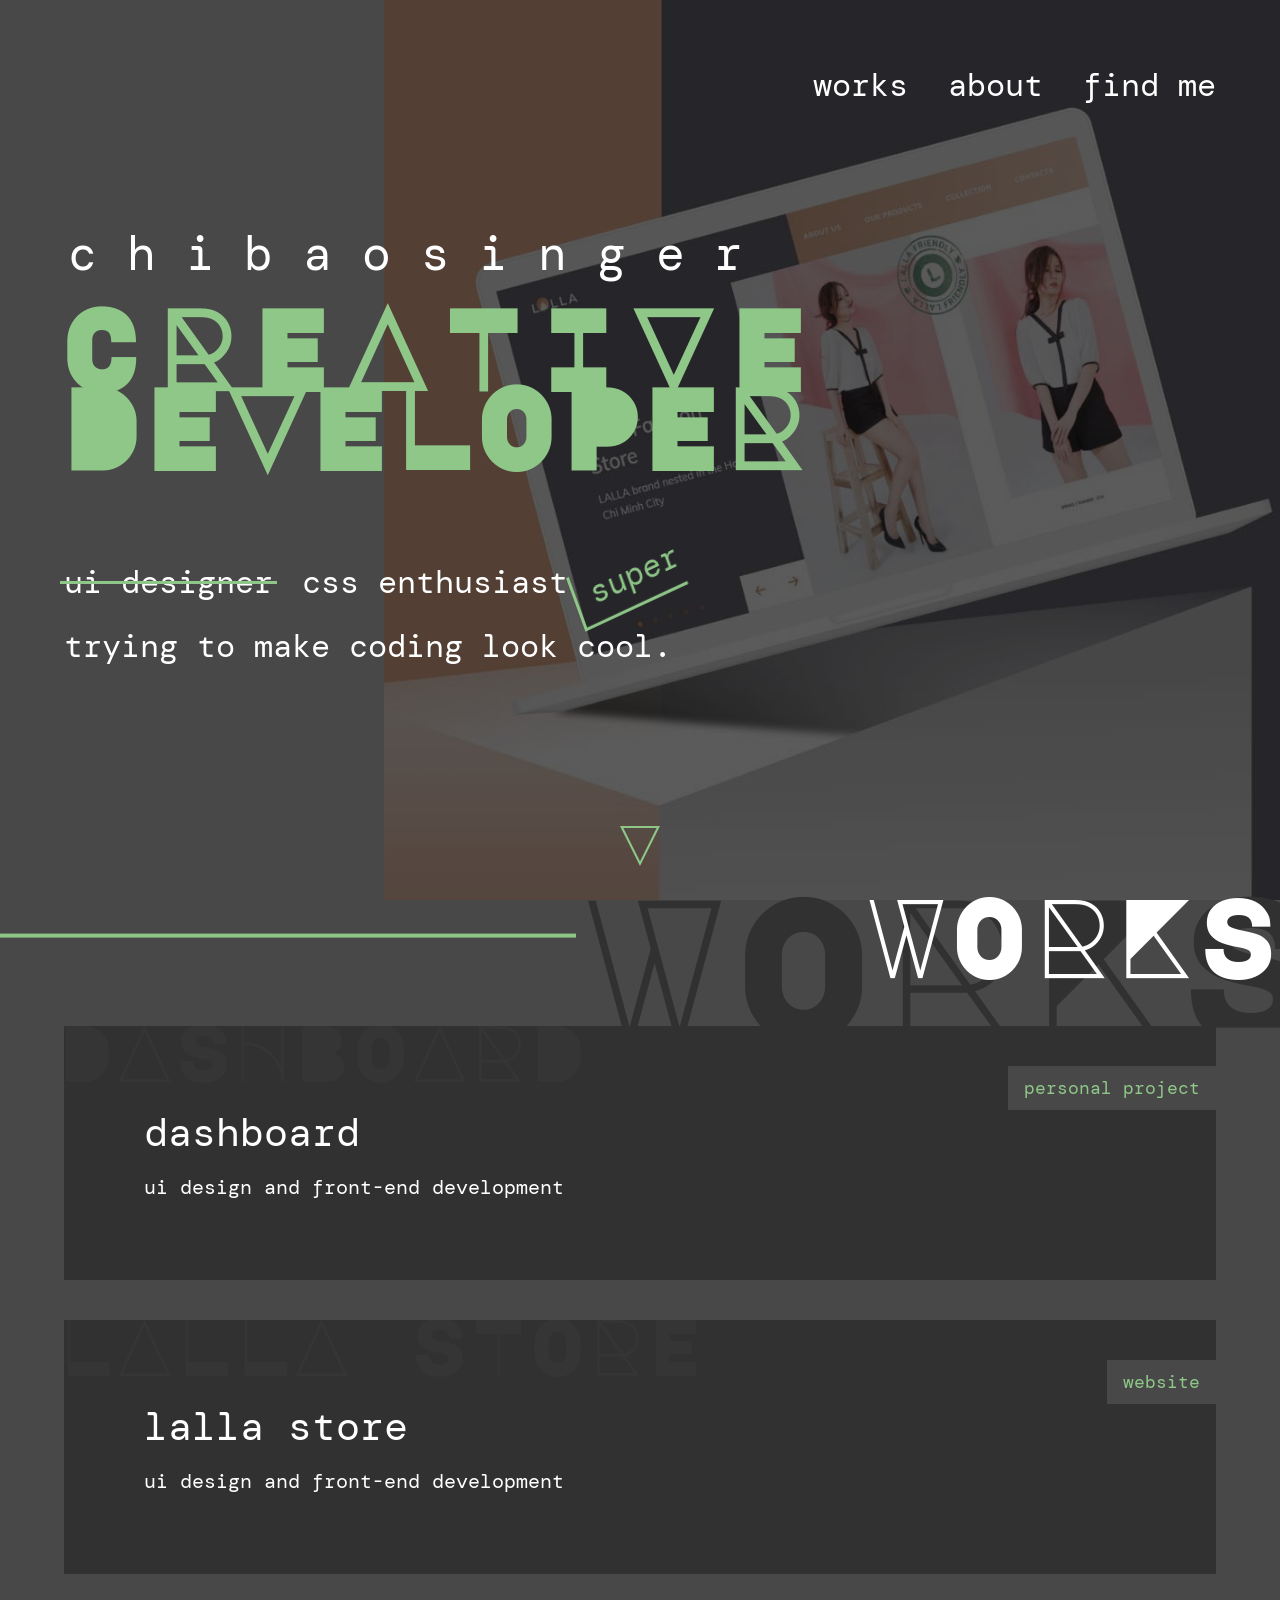
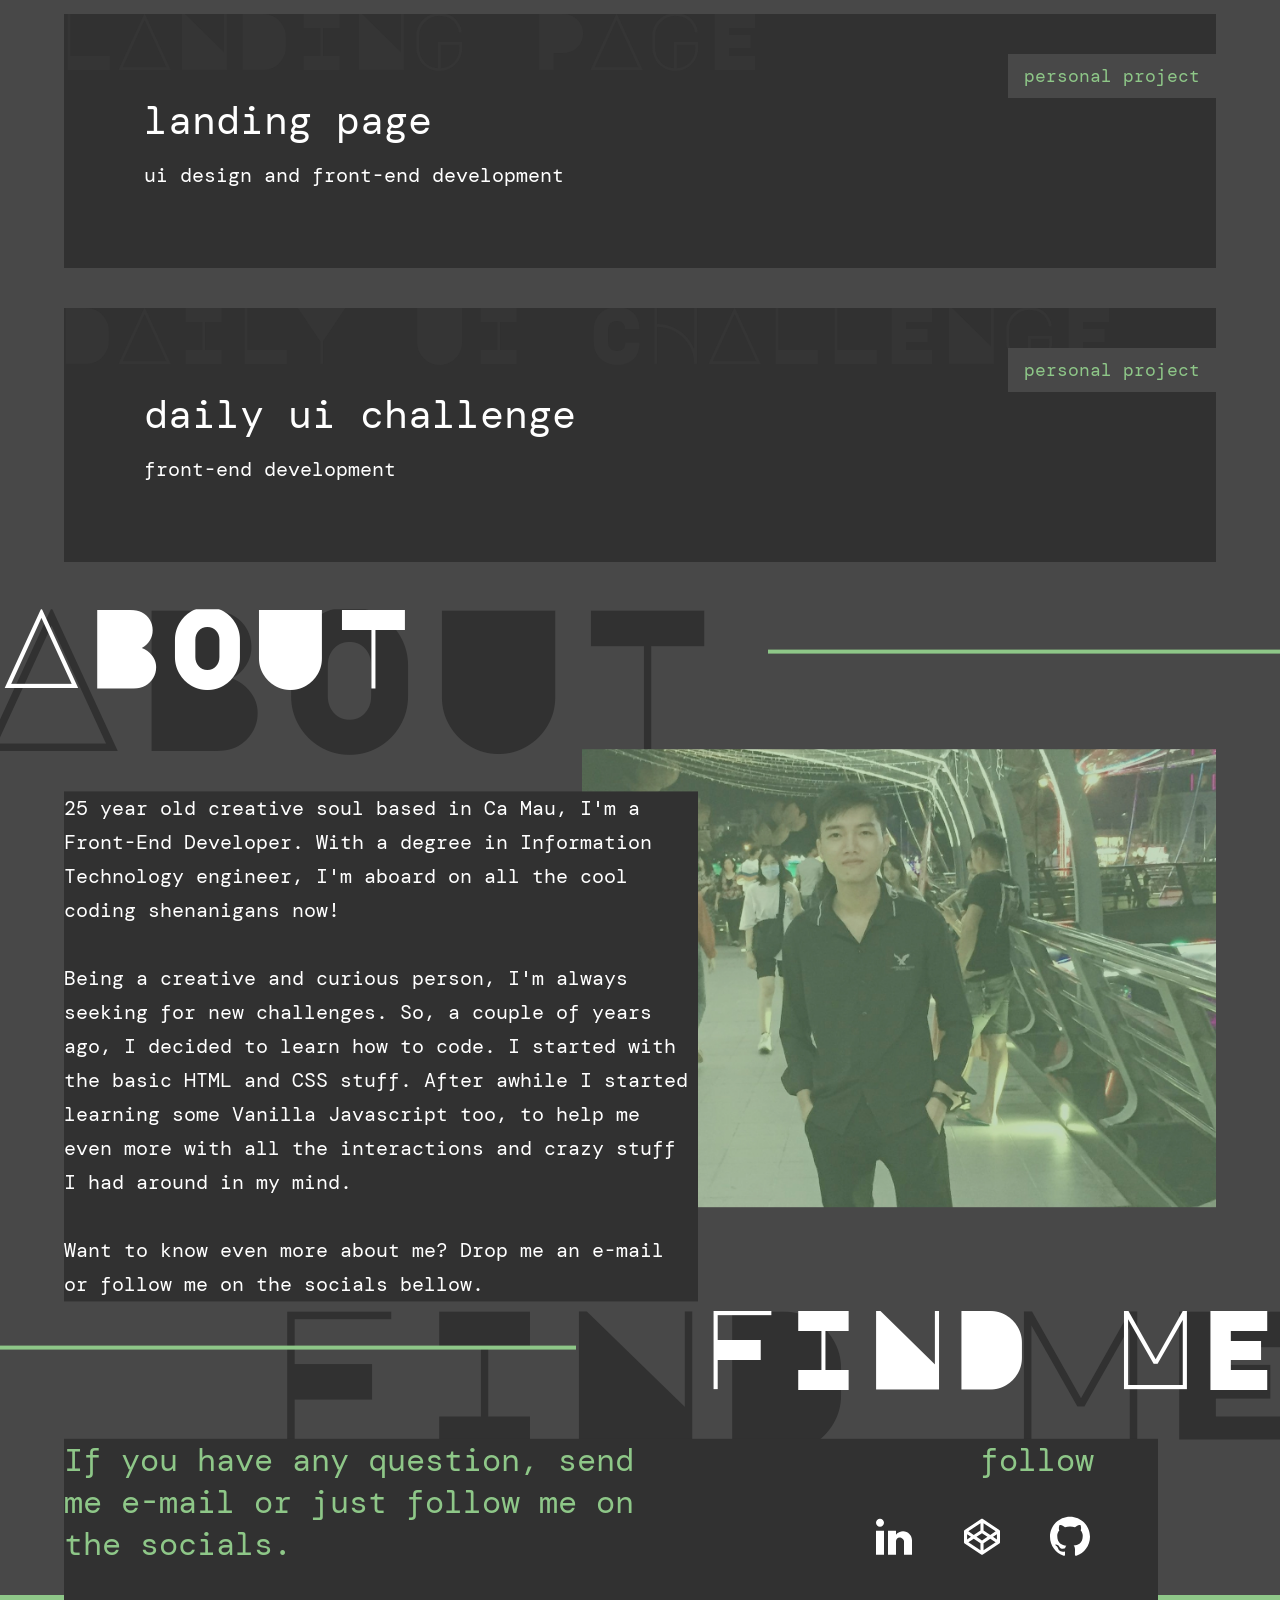
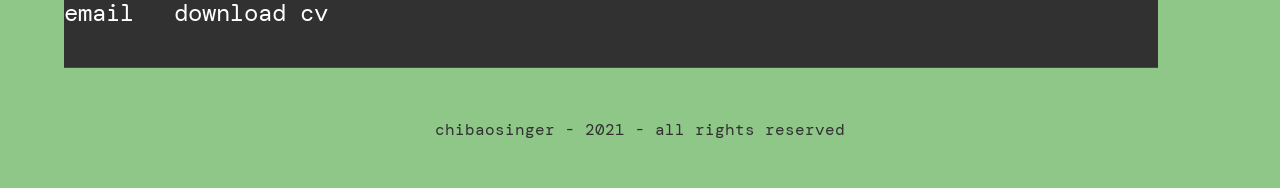
<file: index.html>
<!DOCTYPE html><html lang="en"><head><meta charset="UTF-8"><meta http-equiv="X-UA-Compatible" content="IE=edge"><meta name="viewport" content="width=device-width, initial-scale=1.0"><title>tachibao</title><meta name="theme-color" content="#ffffff"><link rel="stylesheet" href="css/main.min.css"><link rel="shortcut icon" href="assets/favicon.ico" type="image/x-icon"><meta property="og:image" content="assets/fb_thumb.jpg"><meta property="og:image:width" content="1200"><meta property="og:image:height" content="630"></head><body> <nav class="mainNav"><ul class="mainNav__items"><li class="mainNav__links"><a href="#works">works</a></li><li class="mainNav__links"><a href="#about">about</a></li><li class="mainNav__links"><a href="#find">find me</a></li></ul> </nav><header class="mainHeading"> <article class="mainHeading__text"><h1 class="mainHeading__title">chibaosinger</h1><h2 class="mainHeading__subtitle"> <span class="mainHeading__subtitleWord">creative</span> <span class="mainHeading__subtitleWord">developer</span></h2><div class="mainHeading__description"><div class="mainHeading__description--line1"> <span class="mainHeading__description--strike">ui designer</span><p> css enthusiast</p></div><div class="mainHeading__description--line2"><p>trying to make coding look cool.</p> <span class="mainHeading__description--super">super</span></div></div> </article> <figure class="mainHeading__img"> <img src="assets/img_header.jpg" alt=""> </figure> <span class="mainHeading__scroll"></span> </header><div id="wrapper"> <section class="works" id="works"><h3 class="mainTitle right">works <span>works</span><hr class="line"></h3><div class="works__list"></div> </section><section class="about" id="about"><h3 class="mainTitle left">about <span>about</span><hr class="line"></h3><div class="about__wrapper"><div class="about__content"><div class="about__textContent"><p class="about__text">25 year old creative soul based in Ca Mau, I'm a Front-End Developer. With a degree in Information Technology engineer, I'm aboard on all the cool coding shenanigans now! <br><br> Being a creative and curious person, I'm always seeking for new challenges. So, a couple of years ago, I decided to learn how to code. I started with the basic HTML and CSS stuff. After awhile I started learning some Vanilla Javascript too, to help me even more with all the interactions and crazy stuff I had around in my mind. <br><br> Want to know even more about me? Drop me an e-mail or follow me on the socials bellow.</p></div><figure class="about__img"> <img src="assets/img_profile.jpg" alt=""> </figure></div></div> </section><section class="find" id="find"><h3 class="mainTitle right">find me <span>find me</span><hr class="line"></h3><div class="find__wrapper"><div class="find__content"><div class="find__text"><p class="find__title">If you have any question, send me e-mail or just follow me on the socials.</p><div class="find__links"> <a href="mailto:chibaosinger[at]gmail.com" class="find__link">email</a> <a href="assets/TaChiBao_CV.pdf" target="_blank" class="find__link">download cv</a></div></div><div class="find__social"><p class="find__title">follow</p><div class="find__socialIcons"> <a href="#" target="_blank" rel="noopenner" class="find__icon"><img src="assets/linkedin.svg" alt="Linkedin"></a> <a href="#" target="_blank" rel="noopenner" class="find__icon"><img src="assets/codepen.svg" alt="Codepen"></a> <a href="#" target="_blank" rel="noopenner" class="find__icon"><img src="assets/github.svg" alt="Github"></a></div></div></div></div> </section><footer class="footer"> chibaosinger - 2021 - all rights reserved </footer></div> <script src="js/main.min.js"></script> </body></html>
</file>
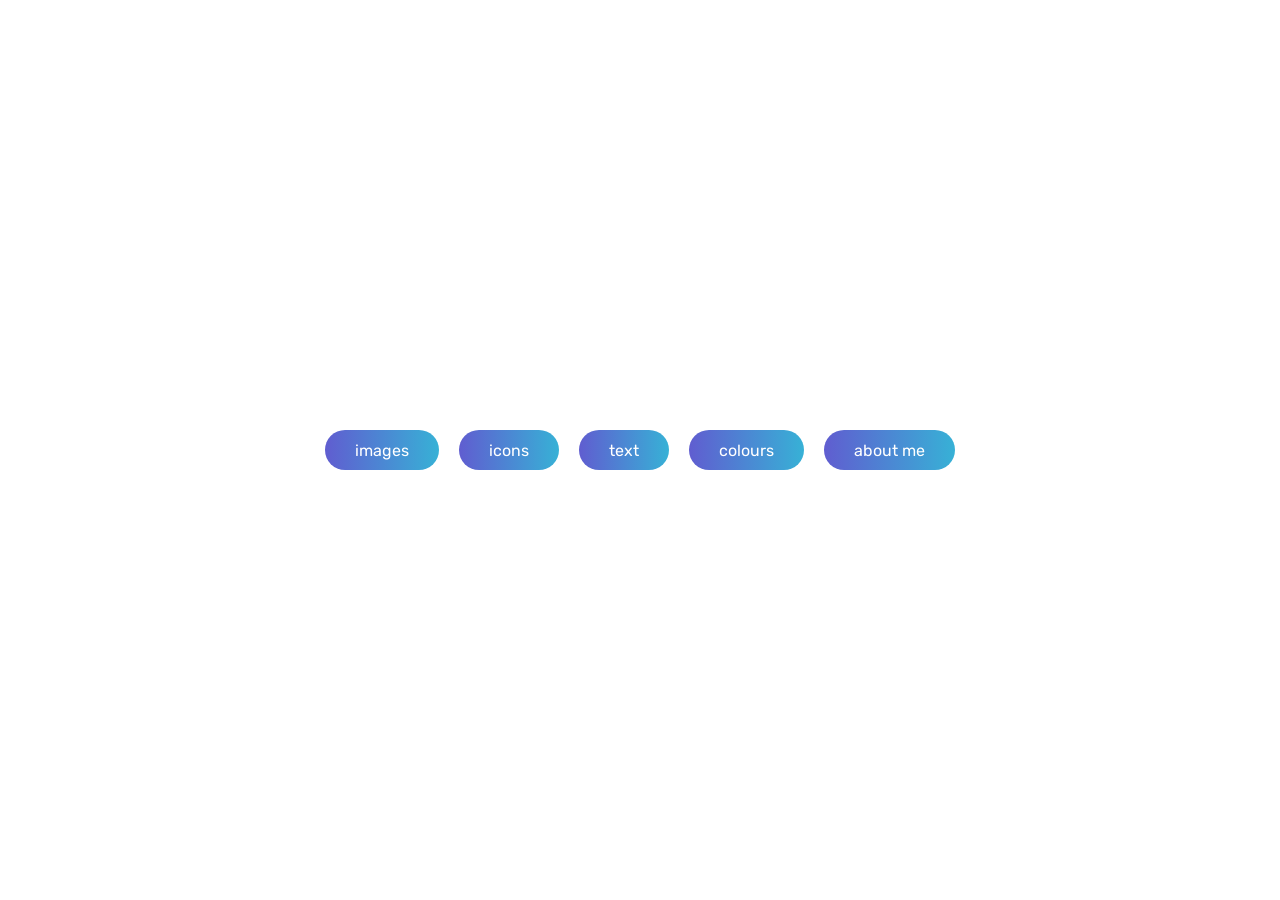
<file: assets/index.html>
<!DOCTYPE html>
<html lang="en">

<head>
    <meta charset="UTF-8">
    <meta http-equiv="X-UA-Compatible" content="IE=edge">
    <meta name="viewport" content="width=device-width, initial-scale=1.0">
    <title>chibaosinger / Assets</title>
    <link rel="stylesheet" href="css/main.css">

    <!-- Global site tag (gtag.js) - Google Analytics -->
    <script async src="https://www.googletagmanager.com/gtag/js?id=G-BE1BBTVYL0"></script>
    <script>
        window.dataLayer = window.dataLayer || [];

        function gtag() {
            dataLayer.push(arguments);
        }
        gtag('js', new Date());

        gtag('config', 'G-BE1BBTVYL0');
    </script>

    <!-- icon and title -->
    <link rel="shortcut icon" href="assets/favicon.ico" />

    <meta name="description"
        content="assets, front-end enthusiast." />

    <meta name="keywords"
        content="chibaosinger, chibaosinger designer,graphic design,ui design,web design" />

    <meta property="og:title" content="chibaosinger" />
    <meta property="og:description"
        content="assets, front-end enthusiast." />
        <meta name="image" property="og:image" content="assets/fb_thumb.jpg" />
        <meta property="og:url" content="https://chibaosinger.github.io/assets/" />
        
</head>

<body>
    <div class="wrapper">
        <div class="buttons">
            <a href="images.html"><span>images</span></a>
            <a href="icons.html"><span>icons</span></a>
            <a href="text.html"><span>text</span></a>
            <a href="colours.html"><span>colours</span></a>
            <a href="https://chibaosinger.github.io/" target="_blank"><span>about me</span></a>
        </div>
    </div>
</body>

</html>
</file>
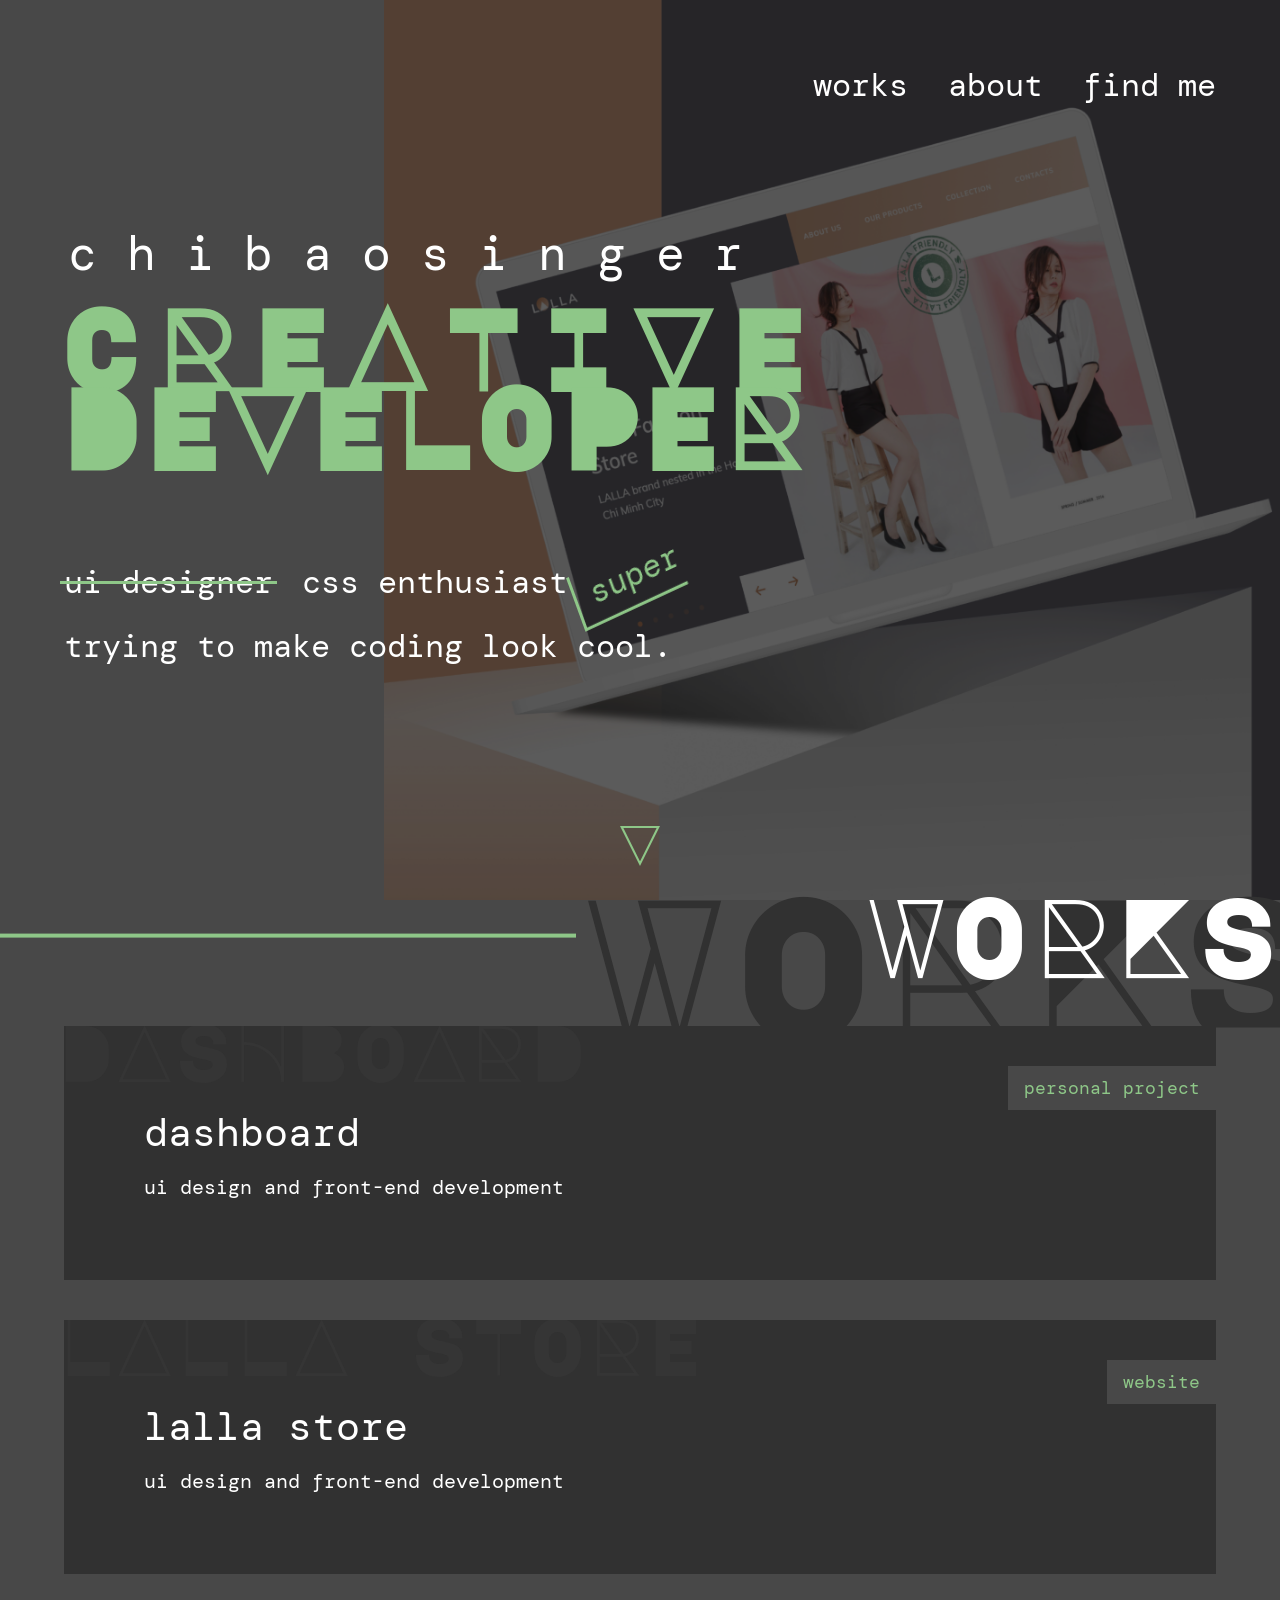
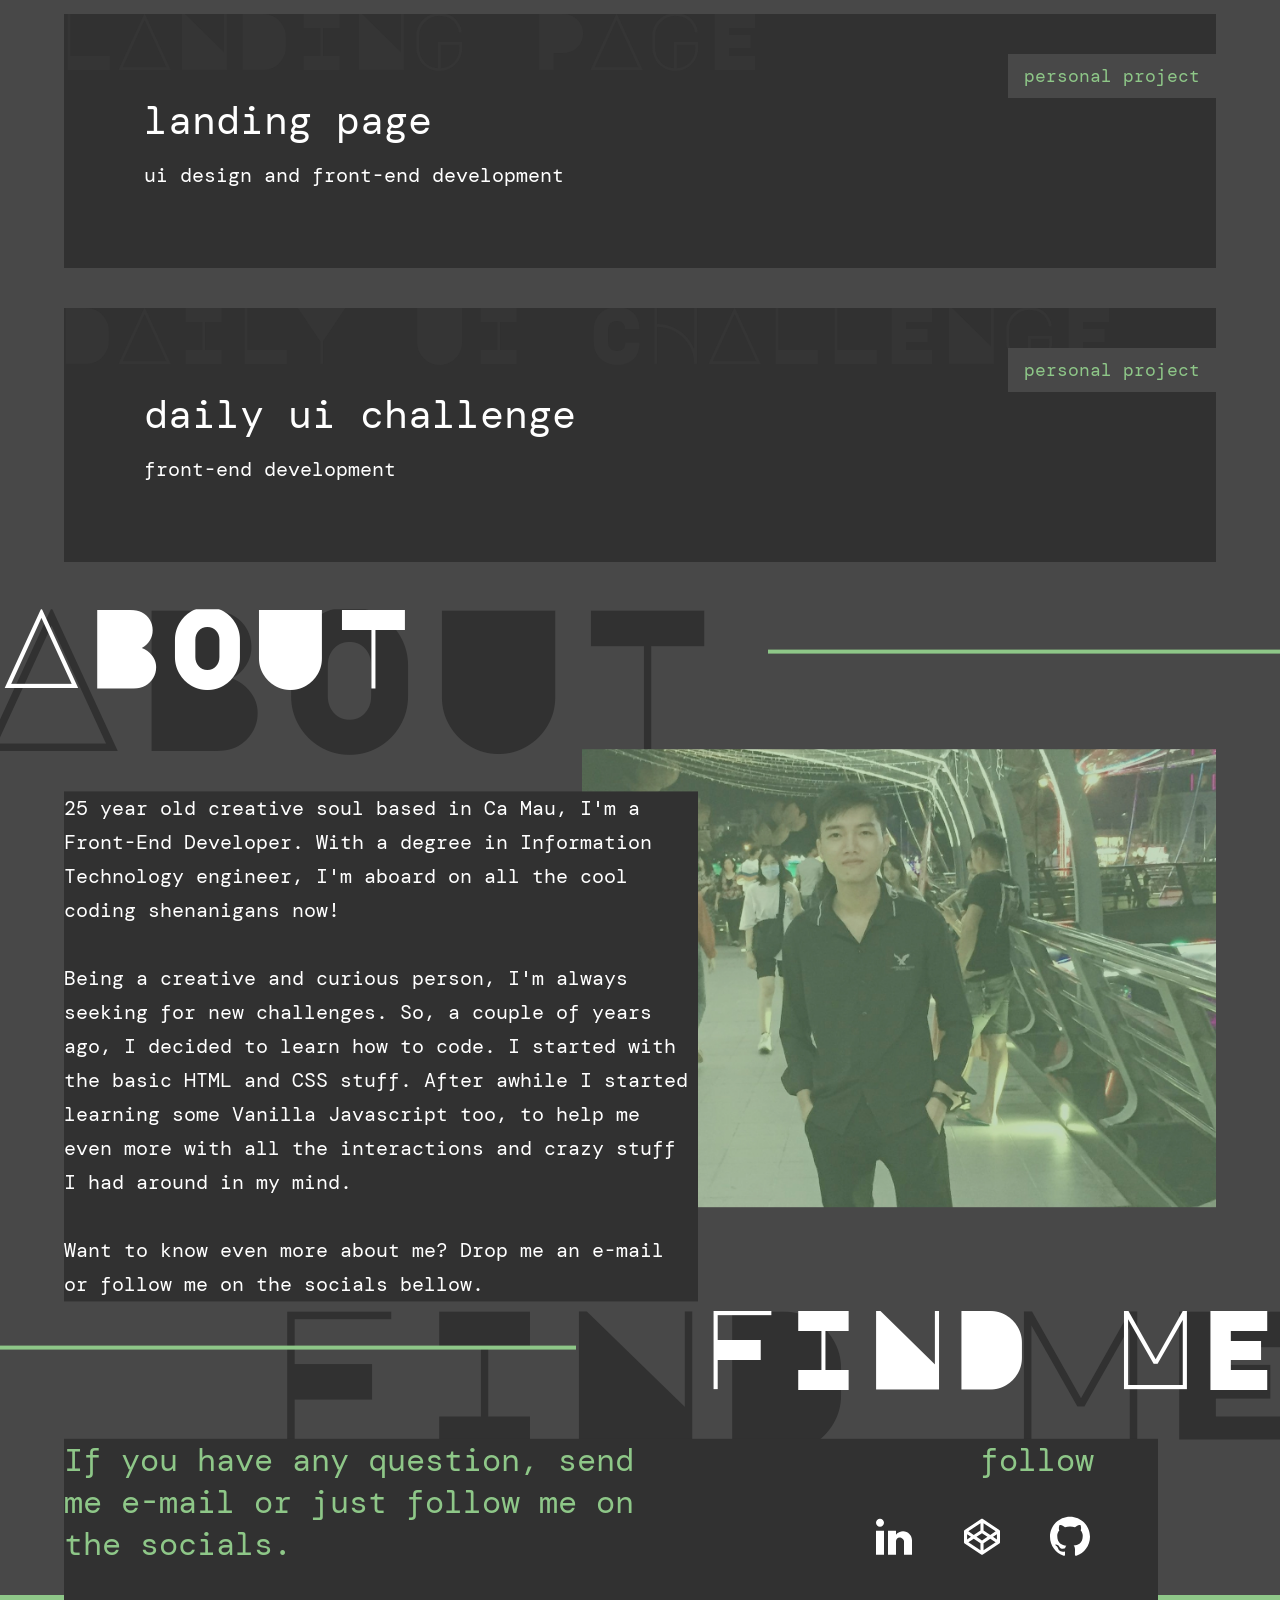
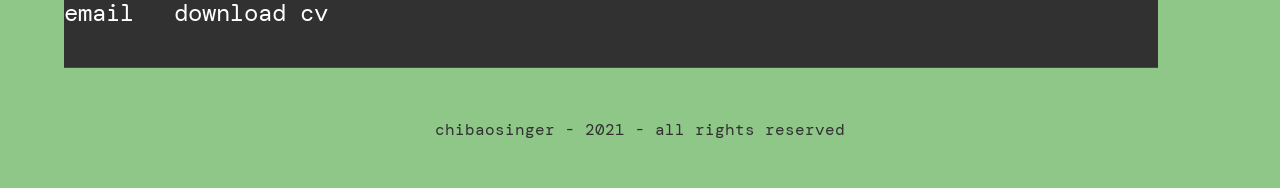
<file: web/index.html>
<!DOCTYPE html>
<html lang="en">

<head>
    <meta charset="UTF-8">
    <meta http-equiv="X-UA-Compatible" content="IE=edge">
    <meta name="viewport" content="width=device-width, initial-scale=1.0">
    <title>web</title>
    <link rel="stylesheet" href="css/main.min.css">
    <link rel="shortcut icon" href="assets/favicon.ico" type="image/x-icon">
</head>

<body>
    <nav class="mainNav">
        <ul class="mainNav__items">
            <li class="mainNav__links"><a href="#works">works</a></li>
            <li class="mainNav__links"><a href="#about">about</a></li>
            <li class="mainNav__links"><a href="#find">find me</a></li>
        </ul>
    </nav>

    <header class="mainHeading">
        <article class="mainHeading__text">
            <h1 class="mainHeading__title">chibaosinger</h1>
            <h2 class="mainHeading__subtitle">
                <span class="mainHeading__subtitleWord">creative</span>
                <span class="mainHeading__subtitleWord">developer</span>
            </h2>
            <div class="mainHeading__description">
                <div class="mainHeading__description--line1">
                    <span class="mainHeading__description--strike">ui designer</span>
                    <p> css enthusiast</p>
                </div>
                <div class="mainHeading__description--line2">
                    <p>trying to make coding look cool.</p>
                            <span class="mainHeading__description--super">super</span>
                </div>
            </div>
        </article>
        <figure class="mainHeading__img">
            <img src="assets/img_header.png" alt="">
        </figure>
        <span class="mainHeading__scroll"></span>
    </header>

    <div id="wrapper">
        <section class="works" id="works">
            <h3 class="mainTitle right">works <span>works</span>
                <hr class="line">
            </h3>
            <div class="works__list">
            </div>
        </section>

        <section class="about" id="about">
            <h3 class="mainTitle left">about <span>about</span>
                <hr class="line">
            </h3>
            <div class="about__wrapper">
                <div class="about__content">
                    <div class="about__textContent">
                        <p class="about__text">25 year old creative soul based in Ca Mau, I'm a Front-End Developer. With a degree in Information Technology engineer,
                            I'm aboard on all the cool
                            coding shenanigans now!
                            <br><br>
                            Being a creative and curious person, I'm always seeking for new challenges. So, a couple of
                            years ago, I decided to learn how to code. I started with the basic HTML and CSS stuff. After awhile I started learning some
                            Vanilla Javascript too, to help me even more with all the interactions and crazy stuff I had
                            around in my mind.
                            <br><br>
                            Want to know even more about me? Drop me an e-mail or follow me on the socials bellow.
                        </p>
                    </div>

                    <figure class="about__img">
                        <img src="assets/img_profile.jpg" alt="">
                    </figure>
                </div>
            </div>
        </section>

        <section class="find" id="find">
            <h3 class="mainTitle right">find me <span>find me</span>
                <hr class="line">
            </h3>

            <div class="find__wrapper">
                <div class="find__content">
                    <div class="find__text">
                        <p class="find__title">If you have any question, send me e-mail or just follow me on the
                            socials. </p>
                        <div class="find__links">
                            <a href="mailto:chibaosinger[at]gmail.com" class="find__link">email</a>
                            <a href="assets/TaChiBao_CV.pdf" target="_blank" class="find__link">download cv</a>
                        </div>
                    </div>
    
                    <div class="find__social">
                        <p class="find__title">follow</p>
                        <div class="find__socialIcons">
                            <a href="#" target="_blank" rel="noopenner"
                                class="find__icon"><img src="assets/linkedin.svg" alt="Linkedin"></a>
                            <a href="#" target="_blank" rel="noopenner"
                                class="find__icon"><img src="assets/codepen.svg" alt="Codepen"></a>
                            <a href="#" target="_blank" rel="noopenner"
                                class="find__icon"><img src="assets/github.svg" alt="Github"></a>
                        </div>
                    </div>
                    
                </div>
            </div>
        </section>

        <footer class="footer">
            chibaosinger - 2021 - all rights reserved
        </footer>
    </div>
    <script src="js/main.min.js"></script>
    
</body>

</html>
</file>
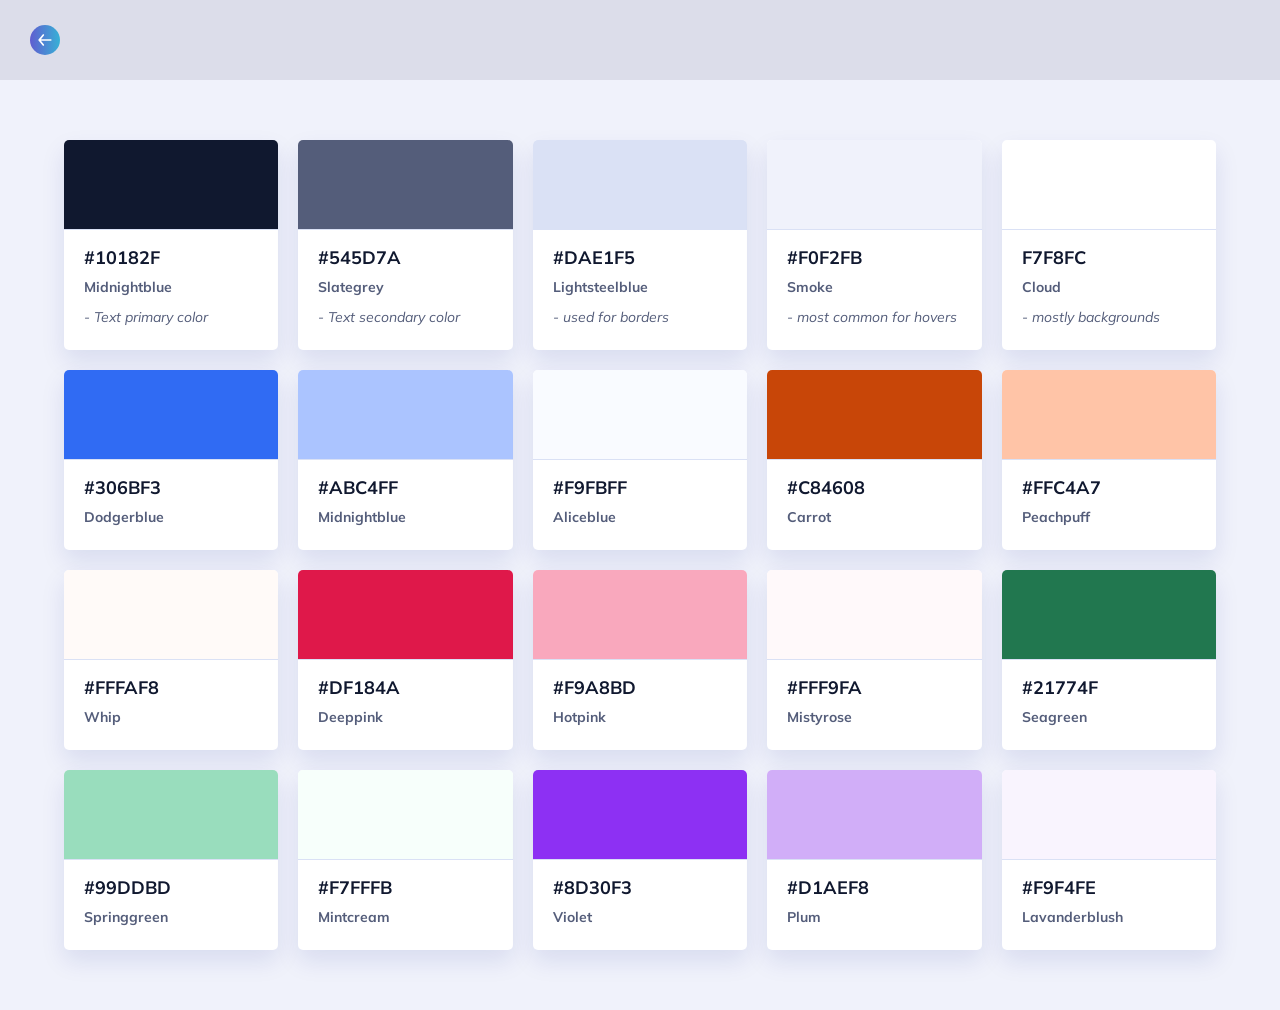
<file: assets/colours.html>
<!DOCTYPE html>
<html lang="en">

<head>
    <meta charset="UTF-8">
    <meta http-equiv="X-UA-Compatible" content="IE=edge">
    <meta name="viewport" content="width=device-width, initial-scale=1.0">
    <title>tachibao / Colour Palette</title>
    <link rel="stylesheet" href="css/main.css">

    <!-- Global site tag (gtag.js) - Google Analytics -->
    <script async src="https://www.googletagmanager.com/gtag/js?id=G-BE1BBTVYL0"></script>
    <script>
        window.dataLayer = window.dataLayer || [];

        function gtag() {
            dataLayer.push(arguments);
        }
        gtag('js', new Date());

        gtag('config', 'G-BE1BBTVYL0');
    </script>

    <!-- icon and title -->
    <link rel="shortcut icon" href="assets/favicon.ico" />

    <meta name="description"
        content="daily ui, front-end enthusiast." />

    <meta name="keywords"
        content="tachibao, tachibao designer,graphic design,ui design,web design" />

    <meta property="og:title" content="tachibao" />
    <meta property="og:description"
        content="daily ui, front-end enthusiast." />
        <meta name="image" property="og:image" content="assets/fb_thumb.jpg" />
        <meta property="og:url" content="https://tachibao.github.io/assets/" />
        
</head>

<body>
    <div class="container content-colours">

        <div class="controls">
            <p class="copied">Copied to clipboard</p>
            <a href="index.html" class="back"> <span></span></a>
            <input type="text" class="copyUrl">
        </div>

        <div class="colours" id="colours">
        </div>
    </div>

    <script src="js/colours.js"></script>
</body>

</html>
</file>
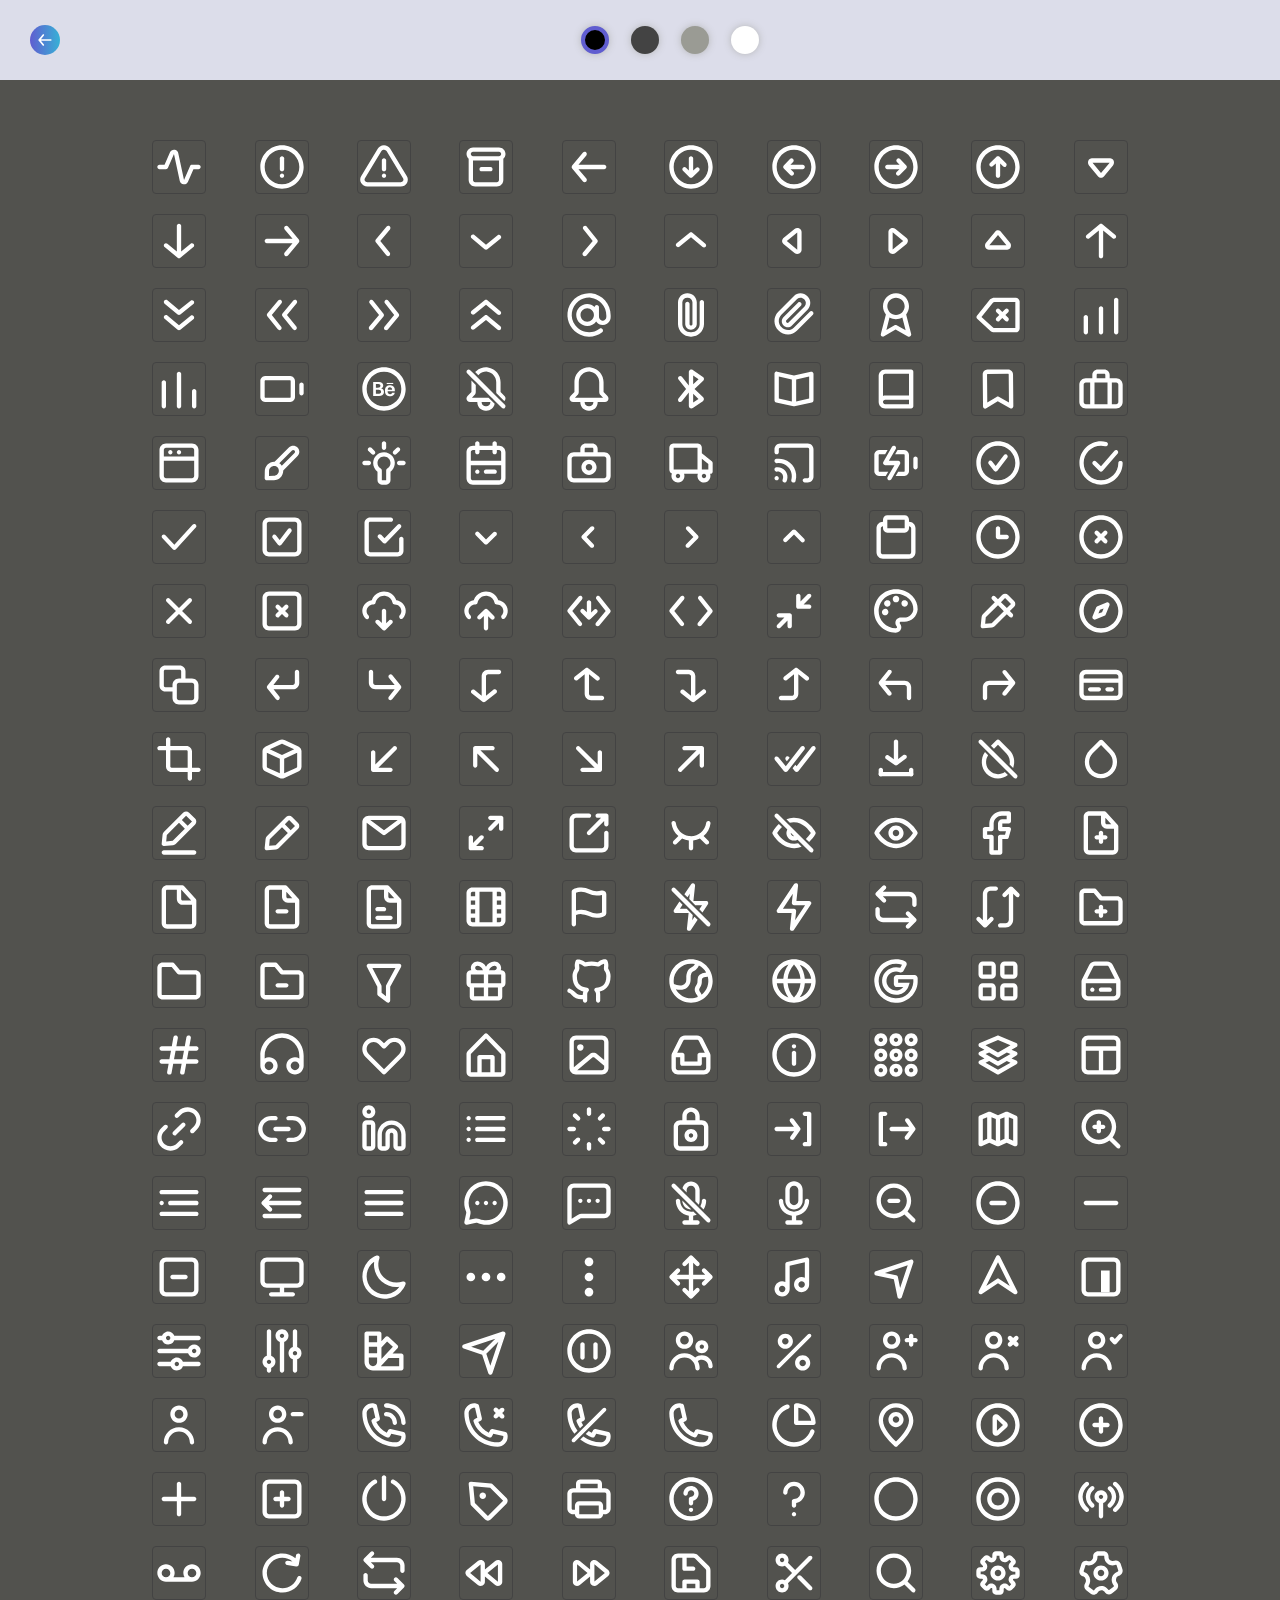
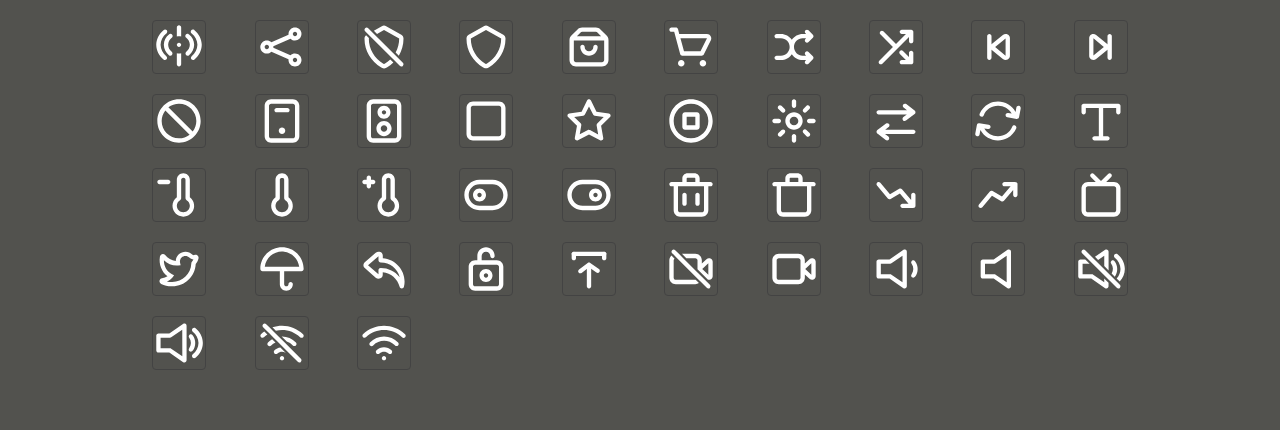
<file: assets/icons.html>
<!DOCTYPE html>
<html lang="en">

<head>
    <meta charset="UTF-8">
    <meta http-equiv="X-UA-Compatible" content="IE=edge">
    <meta name="viewport" content="width=device-width, initial-scale=1.0">
    <title>tachibao / Icons</title>
    <link rel="stylesheet" href="css/main.css">

    <!-- Global site tag (gtag.js) - Google Analytics -->
    <script async src="https://www.googletagmanager.com/gtag/js?id=G-BE1BBTVYL0"></script>
    <script>
        window.dataLayer = window.dataLayer || [];

        function gtag() {
            dataLayer.push(arguments);
        }
        gtag('js', new Date());

        gtag('config', 'G-BE1BBTVYL0');
    </script>

    <!-- icon and title -->
    <link rel="shortcut icon" href="assets/favicon.ico" />

    <meta name="description"
        content="assets, front-end enthusiast." />

    <meta name="keywords"
        content="tachibao, tachibao designer,graphic design,ui design,web design" />

    <meta property="og:title" content="tachibao" />
    <meta property="og:description"
        content="assets, front-end enthusiast." />
        <meta name="image" property="og:image" content="assets/fb_thumb.jpg" />
        <meta property="og:url" content="https://tachibao.github.io/assets/" />
        
</head>

<body>
    <div class="container content-icons">

        <div class="controls">
            <p class="copied">Copied to clipboard</p>
            <a href="index.html" class="back"> <span></span></a>
            <input type="text" class="copyUrl">
            <div class="colors">
                <div class="btn color black clicked" data-color="black"><span></span></div>
                <div class="btn color gray1" data-color="gray1"><span></span></div>
                <div class="btn color gray2" data-color="gray2"><span></span></div>
                <div class="btn color white" data-color="white"><span></span></div>
            </div>
        </div>

        <div class="icons dark" id="black"></div>
        <div class="icons dark" id="gray1"></div>
        <div class="icons dark" id="gray2"></div>
        <div class="icons light active" id="white"></div>

    </div>

    <script src="js/icons.js"></script>
</body>

</html>
</file>
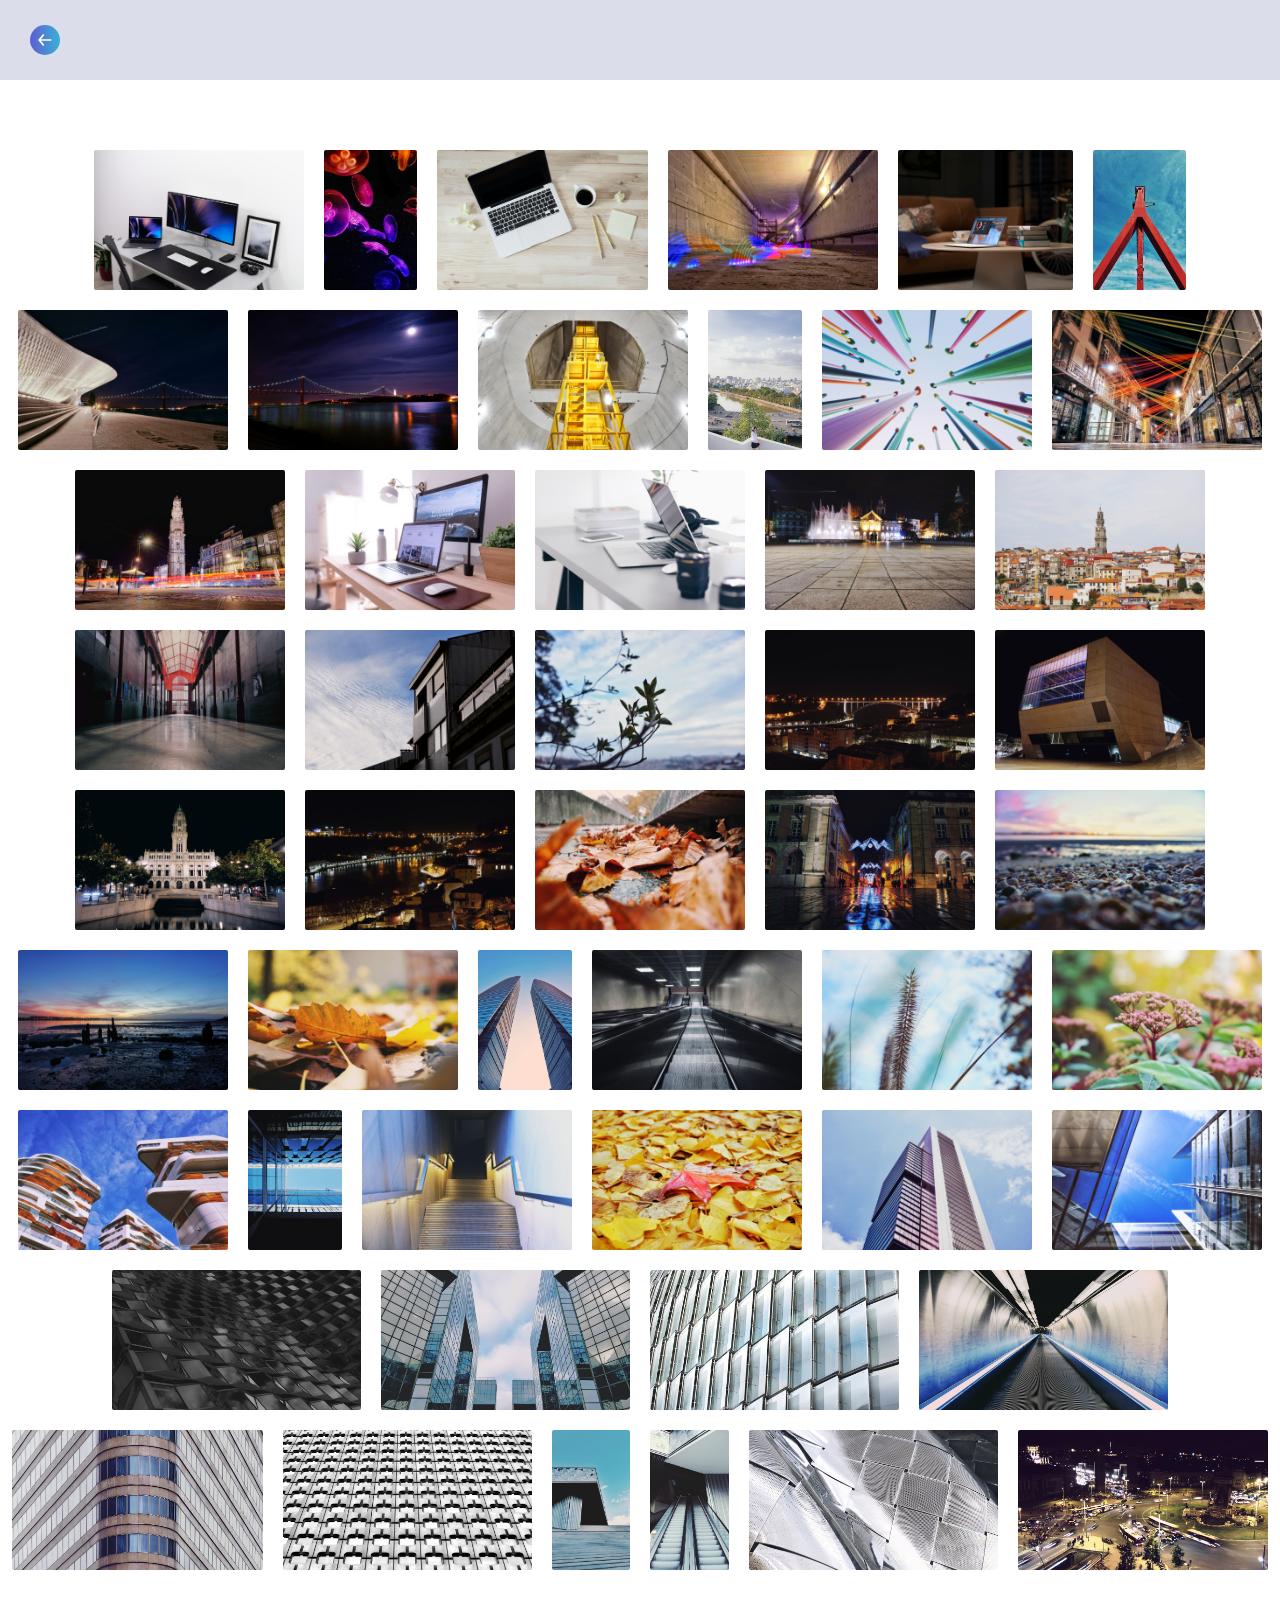
<file: assets/images.html>
<!DOCTYPE html>
<html lang="en">

<head>
    <meta charset="UTF-8">
    <meta http-equiv="X-UA-Compatible" content="IE=edge">
    <meta name="viewport" content="width=device-width, initial-scale=1.0">
    <title>tachibao / Images</title>
    <link rel="stylesheet" href="css/main.css">

    <!-- Global site tag (gtag.js) - Google Analytics -->
    <script async src="https://www.googletagmanager.com/gtag/js?id=G-BE1BBTVYL0"></script>
    <script>
        window.dataLayer = window.dataLayer || [];

        function gtag() {
            dataLayer.push(arguments);
        }
        gtag('js', new Date());

        gtag('config', 'G-BE1BBTVYL0');
    </script>

    <!-- icon and title -->
    <link rel="shortcut icon" href="assets/favicon.ico" />

    <meta name="description"
        content="assets, front-end enthusiast." />

    <meta name="keywords"
        content="tachibao, tachibao designer,graphic design,ui design,web design" />

    <meta property="og:title" content="tachibao" />
    <meta property="og:description"
        content="assets, front-end enthusiast." />
        <meta name="image" property="og:image" content="assets/fb_thumb.jpg" />
        <meta property="og:url" content="https://tachibao.github.io/assets/" />
        
</head>

<body>
    <div class="container content-images">

        <div class="controls">
            <p class="copied">Copied to clipboard</p>
            <a href="index.html" class="back"> <span></span></a>
            <input type="text" class="copyUrl">
        </div>

        <div class="wrapper">
            <div class="images" id="images">
            </div>
        </div>
    </div>

    <script src="js/images.js"></script>
</body>

</html>
</file>
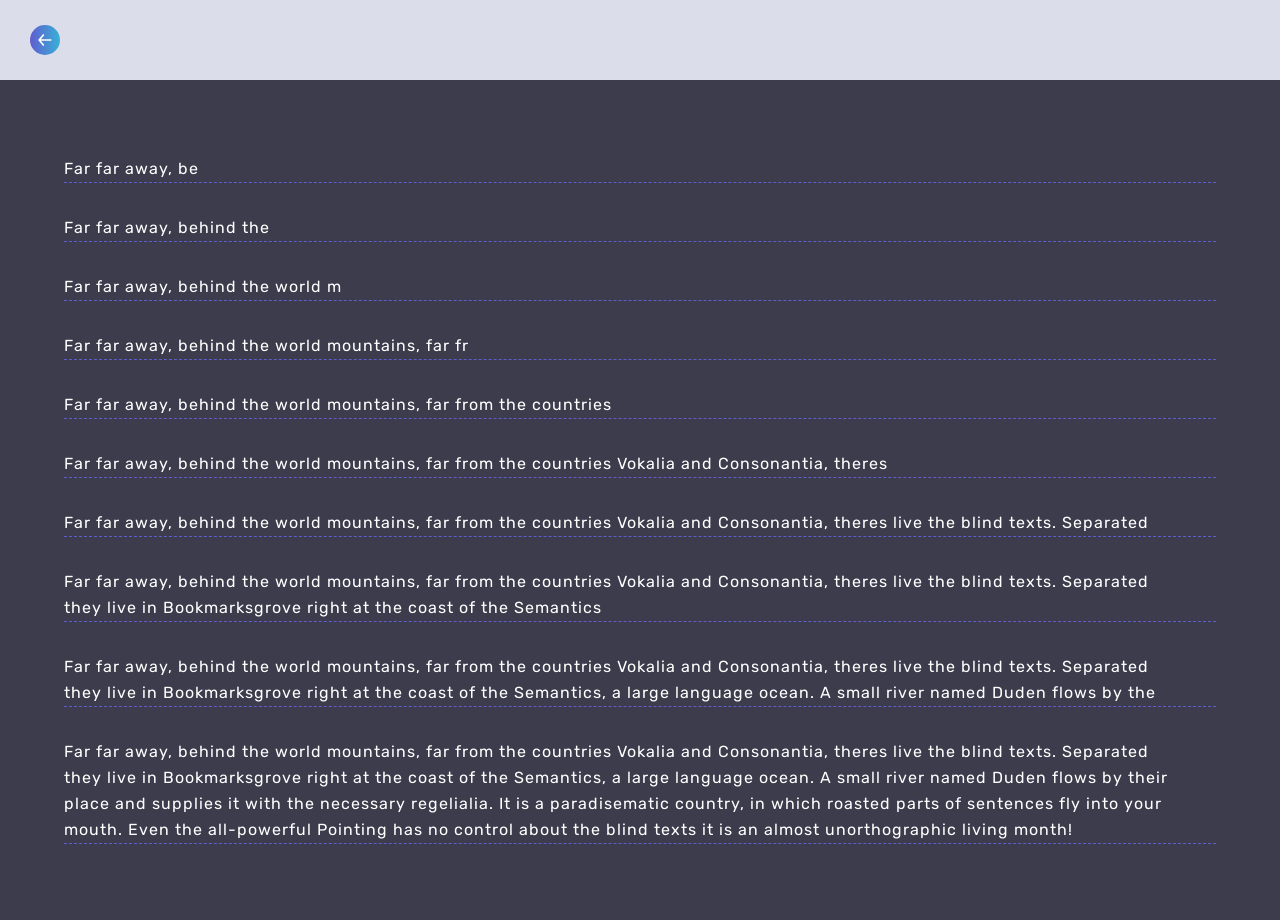
<file: assets/text.html>
<!DOCTYPE html>
<html lang="en">

<head>
    <meta charset="UTF-8">
    <meta http-equiv="X-UA-Compatible" content="IE=edge">
    <meta name="viewport" content="width=device-width, initial-scale=1.0">
    <title>tachibao / Text</title>
    <link rel="stylesheet" href="css/main.css">

    <!-- Global site tag (gtag.js) - Google Analytics -->
    <script async src="https://www.googletagmanager.com/gtag/js?id=G-BE1BBTVYL0"></script>
    <script>
        window.dataLayer = window.dataLayer || [];

        function gtag() {
            dataLayer.push(arguments);
        }
        gtag('js', new Date());

        gtag('config', 'G-BE1BBTVYL0');
    </script>

    <!-- icon and title -->
    <link rel="shortcut icon" href="assets/favicon.ico" />

    <meta name="description"
        content="assets, front-end enthusiast." />

    <meta name="keywords"
        content="tachibao, tachibao designer,graphic design,ui design,web design" />

    <meta property="og:title" content="tachibao" />
    <meta property="og:description"
        content="assets, front-end enthusiast." />
        <meta name="image" property="og:image" content="assets/fb_thumb.jpg" />
        <meta property="og:url" content="https://tachibao.github.io/assets/" />
        
</head>

<body>
    <div class="container content-text">

        <div class="controls">
            <p class="copied">Copied to clipboard</p>
            <a href="index.html" class="back"> <span></span></a>
            <input type="text" class="copyUrl">
        </div>

        <div class="text" id="text">
        </div>
    </div>

    <script src="js/text.js"></script>
</body>

</html>
</file>
<file: assets/css/main.css>
@import url("https://fonts.googleapis.com/css?family=Rubik:300,400,500,700,900&display=swap");@import url("https://fonts.googleapis.com/css2?family=Mulish:wght@200;300;400;500;600;700;800;900&display=swap");body{margin-left:0;}[class~=wrapper]{display:-webkit-box;}body{margin-bottom:0;}body{margin-right:0;}[class~=wrapper]{display:-ms-flexbox;}body{margin-top:0;}[class~=wrapper]{display:flex;}h2,body{font-family:"Rubik",sans-serif;}[class~=buttons],[class~=wrapper]{-webkit-box-pack:center;}h2{font-size:12pt;}[class~=wrapper],[class~=buttons]{-ms-flex-pack:center;}[class~=buttons],[class~=wrapper]{justify-content:center;}[class~=buttons],[class~=wrapper]{-webkit-box-align:center;}[class~=wrapper],[class~=buttons]{-ms-flex-align:center;}[class~=buttons],[class~=wrapper]{align-items:center;}[class~=buttons],[class~=wrapper]{height:100vh;}[class~=buttons]{display:-webkit-box;}[class~=buttons]{display:-ms-flexbox;}[class~=buttons]{display:flex;}@media screen and (max-width: 800px){[class~=buttons]{-ms-flex-wrap:wrap;}[class~=buttons]{flex-wrap:wrap;}[class~=buttons]{height:auto;}}[class~=buttons] a{margin-left:7.5pt;}[class~=buttons] a{margin-bottom:7.5pt;}[class~=buttons] a:hover{-webkit-transform:translateY(-5px);}[class~=buttons] a{margin-right:7.5pt;}[class~=buttons] a{margin-top:7.5pt;}[class~=buttons] a{background:-webkit-gradient(linear,left top,right top,from(#605dd0),to(#37b1d6));}[class~=buttons] a{background:linear-gradient(90deg,#605dd0,#37b1d6);}.container:before,[class~=buttons] a:before{content:"";}[class~=buttons] a{border-left-width:0;}.buttons a:hover:before{opacity:1;}[class~=buttons] a{border-bottom-width:0;}[class~=buttons] a:before,[class~=container]{position:absolute;}[class~=buttons] a{border-right-width:0;}[class~=buttons] a:before{width:2.5pc;}[class~=buttons] a{border-top-width:0;}[class~=buttons] a{border-left-style:none;}[class~=buttons] a:before,[class~=buttons] a{height:40px;}[class~=buttons] a:before{background-color:#605dd0;}[class~=buttons] a{border-bottom-style:none;}[class~=buttons] a{border-right-style:none;}[class~=buttons] a{border-top-style:none;}[class~=buttons] a{border-left-color:currentColor;}[class~=buttons] a{border-bottom-color:currentColor;}[class~=buttons] a,[class~=buttons] a:before{border-radius:3.125pc;}[class~=buttons] a{border-right-color:currentColor;}[class~=buttons] a:before{right:0;}[class~=buttons] a{border-top-color:currentColor;}[class~=buttons] a{border-image:none;}[class~=buttons] a{color:white;}[class~=buttons] a{padding-left:.3125in;}[class~=buttons] a:before{opacity:0;}[class~=buttons] a:before{-webkit-transition:all .6s ease;}[class~=buttons] a{padding-bottom:0;}[class~=buttons] a{padding-right:.3125in;}[class~=buttons] a{padding-top:0;}[class~=buttons] a{display:-webkit-box;}[class~=buttons] a{display:-ms-flexbox;}.buttons a:hover:before,.container:before,[class~=container]{width:100%;}[class~=buttons] a{display:flex;}[class~=buttons] a{-webkit-box-align:center;}[class~=buttons] a{-ms-flex-align:center;}[class~=buttons] a:before{transition:all .6s ease;}[class~=buttons] a{align-items:center;}[class~=buttons] a{text-decoration:none;}[class~=buttons] a span{z-index:1;}[class~=buttons] a:hover{transform:translateY(-5px);}[class~=buttons] a{-webkit-transition:all .4s ease;}[class~=buttons] a{transition:all .4s ease;}[class~=buttons] a{position:relative;}[class~=buttons] a{overflow:hidden;}.container:before{position:absolute;}.container:before{height:100vh;}.container:before{top:0;}.container:before{background:-webkit-gradient(linear,left top,right top,from(#605dd0),to(#37b1d6));}.container:before{background:linear-gradient(90deg,#605dd0,#37b1d6);}.container:before{-webkit-animation:loading 1.5s 1s ease forwards;}.container:before{animation:loading 1.5s 1s ease forwards;}.container:before{z-index:2;}.buttons a:hover:before{left:0px;}@-webkit-keyframes loading{0%{height:100vh;}90%{height:0;}100%{height:0;display:none;}}@keyframes loading{0%{height:100vh;}90%{height:0;}100%{height:0;display:none;}}[class~=controls] [class~=back] span,[class~=controls] [class~=colors] [class~=btn] span{width:1.25pc;}[class~=controls] [class~=back] span,[class~=controls] [class~=colors] [class~=btn] span{height:20px;}[class~=controls] [class~=colors] [class~=btn][class~=white] span{background-color:white;}[class~=controls],.controls .colors{display:-webkit-box;}.controls .colors .btn:hover.clicked span,[class~=controls] [class~=colors] [class~=btn] span{border-left-width:3pt;}[class~=controls] p{color:#00adb5;}[class~=controls],.controls .colors{display:-ms-flexbox;}[class~=controls],.controls .colors{display:flex;}[class~=controls] [class~=colors] [class~=btn][class~=black] span{background-color:black;}[class~=controls] [class~=back] span{background-image:url("../icons/white/icon-5.svg");}[class~=controls] [class~=back],.controls .colors,[class~=controls]{-webkit-box-pack:center;}[class~=controls] [class~=back],[class~=controls],.controls .colors{-ms-flex-pack:center;}[class~=controls] [class~=back] span{cursor:pointer;}.controls .colors,[class~=controls]{justify-content:center;}.controls .colors .btn:hover.clicked span,[class~=controls] [class~=colors] [class~=btn] span{border-bottom-width:3pt;}[class~=controls] [class~=colors] [class~=btn] span{border-radius:100%;}.controls .colors,[class~=controls]{-webkit-box-align:center;}[class~=controls] [class~=back] span,[class~=controls] [class~=colors] [class~=btn] span{-webkit-transition:all .3s ease;}[class~=controls] [class~=colors] [class~=btn]{position:relative;}.controls .colors,[class~=controls],[class~=controls] [class~=back]{-ms-flex-align:center;}[class~=controls] [class~=colors] [class~=btn]{width:.520833333in;}[class~=controls] [class~=colors] [class~=btn] span,[class~=controls] [class~=back] span{transition:all .3s ease;}[class~=controls],.controls .colors{align-items:center;}[class~=controls] [class~=colors] [class~=btn],.controls .colors{height:37.5pt;}.controls .colors .btn:hover.clicked span,[class~=controls] [class~=colors] [class~=btn] span{border-right-width:3pt;}.controls .colors{width:100%;}[class~=controls] [class~=colors] [class~=btn][class~=gray1] span{background-color:#434343;}[class~=controls] [class~=colors] [class~=btn]{border-left-width:0;}[class~=controls] [class~=colors] [class~=btn]{border-bottom-width:0;}[class~=controls] [class~=colors] [class~=btn]{border-right-width:0;}[class~=controls] [class~=back]{left:22.5pt;}[class~=controls] [class~=colors] [class~=btn][class~=gray2] span{background-color:#9a9b94;}.controls .colors .btn:hover.clicked span,[class~=controls] [class~=colors] [class~=btn] span{border-top-width:3pt;}[class~=controls] [class~=colors] [class~=btn] span,.controls .colors .btn:hover.clicked span{border-left-style:solid;}[class~=controls] [class~=colors] [class~=btn]{border-top-width:0;}[class~=controls] [class~=back]{width:.3125in;}[class~=controls] [class~=colors] [class~=btn]{border-left-style:none;}[class~=controls] [class~=back]{height:30px;}[class~=controls] [class~=colors] [class~=btn],[class~=controls] [class~=back]{display:-webkit-box;}[class~=controls] [class~=back],[class~=controls] [class~=colors] [class~=btn]{display:-ms-flexbox;}[class~=controls] [class~=back]{display:flex;}.controls .colors .btn:hover.clicked span,[class~=controls] [class~=colors] [class~=btn] span{border-bottom-style:solid;}[class~=controls] [class~=colors] [class~=btn]{border-bottom-style:none;}[class~=controls] [class~=colors] [class~=btn] span,.controls .colors .btn:hover.clicked span{border-right-style:solid;}[class~=controls] [class~=colors] [class~=btn]{border-right-style:none;}[class~=controls] [class~=colors] [class~=btn]{border-top-style:none;}[class~=controls] [class~=back]{justify-content:center;}[class~=controls] [class~=back]{-webkit-box-align:center;}[class~=controls] [class~=colors] [class~=btn]{border-left-color:currentColor;}[class~=controls] [class~=colors] [class~=btn]{border-bottom-color:currentColor;}[class~=controls] [class~=colors] [class~=btn][class~=clicked] span{border-left-width:.041666667in;}[class~=controls] [class~=colors] [class~=btn]{border-right-color:currentColor;}[class~=controls] [class~=colors] [class~=btn] span,.controls .colors .btn:hover.clicked span{border-top-style:solid;}[class~=controls] [class~=back]{align-items:center;}[class~=controls]{background-color:#dcddea;}[class~=controls] [class~=colors] [class~=btn] span{border-left-color:transparent;}[class~=controls]{height:80px;}[class~=controls] [class~=colors] [class~=btn]{border-top-color:currentColor;}[class~=controls]{z-index:2;}[class~=controls] [class~=back],[class~=controls] [class~=copyUrl]{position:absolute;}[class~=controls] [class~=back]{background:-webkit-gradient(linear,left top,right top,from(#605dd0),to(#37b1d6));}[class~=controls] [class~=copied],[class~=controls]{position:fixed;}[class~=controls] [class~=back]{background:linear-gradient(90deg,#605dd0,#37b1d6);}[class~=controls] [class~=back]{border-radius:100%;}[class~=controls]{width:100%;}[class~=controls] [class~=copyUrl],[class~=controls] [class~=copied]{opacity:0;}[class~=controls]{padding-left:1.875pc;}[class~=controls] [class~=colors] [class~=btn]{border-image:none;}[class~=controls] [class~=copyUrl]{z-index:-1;}[class~=controls] [class~=copied]{top:.3125in;}[class~=controls] [class~=colors] [class~=btn] span{border-bottom-color:transparent;}[class~=controls] [class~=copied]{right:30px;}[class~=controls] [class~=colors] [class~=btn] span{border-right-color:transparent;}[class~=controls] [class~=colors] [class~=btn][class~=clicked] span{border-bottom-width:.041666667in;}[class~=controls] [class~=colors] [class~=btn] span{border-top-color:transparent;}[class~=controls] [class~=copied]{margin-left:0;}[class~=controls] [class~=copied]{margin-bottom:0;}[class~=controls] [class~=colors] [class~=btn] span{border-image:none;}[class~=controls]{padding-bottom:0;}[class~=controls] [class~=colors] [class~=btn][class~=clicked] span{border-right-width:.041666667in;}[class~=controls] [class~=colors] [class~=btn] span{-webkit-box-shadow:0in 0pt .104166667in -2px #9a9b94;}[class~=controls]{padding-right:1.875pc;}[class~=controls] [class~=colors] [class~=btn][class~=clicked] span{border-top-width:.041666667in;}[class~=controls] [class~=colors] [class~=btn]{display:flex;}[class~=controls] [class~=copied]{margin-right:0;}[class~=controls] [class~=copied]{margin-top:0;}[class~=controls] [class~=colors] [class~=btn][class~=clicked] span{border-left-style:solid;}[class~=controls] [class~=copied]{z-index:3;}[class~=controls] [class~=copied]{padding-left:15pt;}[class~=controls] [class~=colors] [class~=btn]{-webkit-box-pack:center;}[class~=controls] [class~=copied]{padding-bottom:.625pc;}[class~=controls]{padding-top:0;}[class~=controls] [class~=colors] [class~=btn][class~=clicked] span,.controls .colors .btn:hover.clicked span{border-left-color:#605dd0;}[class~=controls] [class~=colors] [class~=btn]{-ms-flex-pack:center;}.controls .colors .btn:hover.clicked span,[class~=controls] [class~=colors] [class~=btn][class~=clicked] span{border-bottom-color:#605dd0;}[class~=controls] [class~=copied]{padding-right:15pt;}[class~=controls] [class~=colors] [class~=btn] span{box-shadow:0pc 0pc 10px -2px #9a9b94;}[class~=controls] [class~=colors] [class~=btn][class~=clicked] span,.controls .colors .btn:hover.clicked span{border-right-color:#605dd0;}[class~=controls] [class~=copied]{padding-top:.625pc;}.controls .colors .btn:hover.clicked span,[class~=controls] [class~=colors] [class~=btn][class~=clicked] span{border-top-color:#605dd0;}[class~=controls] [class~=colors] [class~=btn][class~=clicked] span{border-bottom-style:solid;}[class~=controls] [class~=colors] [class~=btn][class~=clicked] span{border-right-style:solid;}[class~=controls] [class~=colors] [class~=btn]{justify-content:center;}[class~=controls] [class~=colors] [class~=btn]{-webkit-box-align:center;}[class~=controls] [class~=colors] [class~=btn] span{cursor:pointer;}[class~=controls] [class~=copied]{border-radius:37.5pt;}.controls .colors .btn:hover.clicked span{border-image:none;}[class~=controls] [class~=copied]{background:-webkit-gradient(linear,left top,right top,from(#605dd0),to(#37b1d6));}[class~=controls] [class~=colors] [class~=btn] span{position:absolute;}[class~=controls] [class~=colors] [class~=btn]{-ms-flex-align:center;}[class~=controls] [class~=copied]{background:linear-gradient(90deg,#605dd0,#37b1d6);}[class~=controls] [class~=colors] [class~=btn]{align-items:center;}[class~=controls] [class~=colors] [class~=btn][class~=clicked] span{border-top-style:solid;}[class~=controls] [class~=copied][class~=pop]{opacity:1;}[class~=controls] [class~=colors] [class~=btn] span{z-index:4;}[class~=controls] [class~=copied]{color:white;}.controls .back:hover span{-webkit-transform:translateX(-3px);}.controls .colors .btn:hover.clicked span{width:1.25pc;}[class~=controls] [class~=copied][class~=pop]{-webkit-animation:pop 1s ease forwards;}[class~=controls] [class~=copied][class~=pop]{animation:pop 1s ease forwards;}.controls .back:hover span{transform:translateX(-3px);}[class~=controls] [class~=colors] [class~=btn][class~=clicked] span{border-image:none;}.controls .colors .btn:hover.clicked span{height:1.25pc;}[class~=controls] [class~=colors] [class~=btn]:hover span{width:18.75pt;}[class~=controls] [class~=colors] [class~=btn]:hover span{height:1.5625pc;}@-webkit-keyframes pop{0%{opacity:0;-webkit-transform:translateY(10px);transform:translateY(10px);}50%{opacity:1;-webkit-transform:translateY(-10px);transform:translateY(-10px);}70%{opacity:1;-webkit-transform:translateY(-10px);transform:translateY(-10px);}100%{opacity:0;-webkit-transform:translateY(-10px);transform:translateY(-10px);}}@keyframes pop{0%{opacity:0;-webkit-transform:translateY(10px);transform:translateY(10px);}50%{opacity:1;-webkit-transform:translateY(-10px);transform:translateY(-10px);}70%{opacity:1;-webkit-transform:translateY(-10px);transform:translateY(-10px);}100%{opacity:0;-webkit-transform:translateY(-10px);transform:translateY(-10px);}}[class~=content-icons] [class~=icons]{margin-left:auto;}[class~=content-icons] [class~=icons]{margin-bottom:0;}[class~=content-icons] [class~=icons]{margin-right:auto;}[class~=content-icons] [class~=icons]{margin-top:0;}[class~=content-icons] [class~=icons]{top:5pc;}[class~=content-icons] [class~=icons]{padding-left:0;}[class~=content-icons] [class~=icons]{padding-bottom:60px;}[class~=content-icons] [class~=icons]{padding-right:0;}[class~=content-icons] [class~=icons]{padding-top:60px;}[class~=content-icons] [class~=icons]{display:-ms-grid;}[class~=content-icons] [class~=icons]{display:grid;}[class~=content-icons] [class~=icons]{display:none;}[class~=content-icons] [class~=icons]{grid-template-columns:repeat(10,8%);}[class~=content-icons] [class~=icons]{grid-auto-rows:-webkit-max-content;}[class~=content-icons] [class~=icons]{grid-auto-rows:max-content;}[class~=content-icons] [class~=icons]{grid-row-gap:1.25pc;}[class~=content-icons] [class~=icons]{-webkit-box-pack:center;}[class~=content-icons] [class~=icons]{-ms-flex-pack:center;}[class~=content-icons] [class~=icons]{justify-content:center;}[class~=content-icons] [class~=icons]{-ms-flex-line-pack:center;}[class~=content-icons] [class~=icons]{align-content:center;}[class~=content-icons] [class~=icons]{width:100%;}[class~=content-icons] [class~=icons]{position:absolute;}[class~=content-icons] [class~=icons]{z-index:-1;}@media screen and (max-width: 800px){[class~=content-icons] [class~=icons]{grid-template-columns:repeat(5,18%);}}[class~=content-icons] [class~=icons] i[class~=icon-active]{-webkit-box-shadow:0pt 0in 0in .25pc #605dd0;}[class~=content-icons] [class~=icons] i[class~=icon-active]{box-shadow:0pc 0in 0pc .041666667in #605dd0;}[class~=content-icons] [class~=icons] i img,[class~=content-icons] [class~=icons] i{width:0in;}[class~=content-icons] [class~=icons] i img,[class~=content-icons] [class~=icons] i{height:0in;}[class~=content-icons] [class~=icons] i{display:-webkit-box;}[class~=content-icons] [class~=icons][class~=light] i{border-left-width:.010416667in;}[class~=content-icons] [class~=icons][class~=light] i{border-bottom-width:.010416667in;}[class~=content-icons] [class~=icons][class~=light] i{border-right-width:.010416667in;}[class~=content-icons] [class~=icons][class~=light] i{border-top-width:.010416667in;}[class~=content-icons] [class~=icons][class~=light] i{border-left-style:solid;}[class~=content-icons] [class~=icons][class~=light] i{border-bottom-style:solid;}[class~=content-icons] [class~=icons][class~=light] i{border-right-style:solid;}[class~=content-icons] [class~=icons][class~=active] i img{width:inherit;}[class~=content-icons] [class~=icons] i{display:-ms-flexbox;}[class~=content-icons] [class~=icons] i{display:flex;}[class~=content-icons] [class~=icons][class~=light] i{border-top-style:solid;}[class~=content-icons] [class~=icons][class~=light] i{border-left-color:#434343;}[class~=content-icons] [class~=icons] i{-webkit-box-pack:center;}[class~=content-icons] [class~=icons][class~=light] i{border-bottom-color:#434343;}[class~=content-icons] [class~=icons][class~=light] i{border-right-color:#434343;}[class~=content-icons] [class~=icons][class~=light]{background-color:#52524e;}[class~=content-icons] [class~=icons][class~=light] i{border-top-color:#434343;}[class~=content-icons] [class~=icons] i{-ms-flex-pack:center;}[class~=content-icons] [class~=icons] i{justify-content:center;}[class~=content-icons] [class~=icons][class~=active] i img{height:inherit;}[class~=content-icons] [class~=icons][class~=light] i{border-image:none;}[class~=content-icons] [class~=icons][class~=dark] i{border-left-width:.0625pc;}[class~=content-icons] [class~=icons] i{-webkit-box-align:center;}[class~=content-icons] [class~=icons] i{-ms-flex-align:center;}[class~=content-icons] [class~=icons][class~=dark] i{border-bottom-width:.0625pc;}[class~=content-icons] [class~=icons][class~=dark] i{border-right-width:.0625pc;}[class~=content-icons] [class~=icons] i{align-items:center;}[class~=content-icons] [class~=icons][class~=active] i img{-webkit-animation:img .6s ease forwards;}[class~=content-icons] [class~=icons][class~=dark] i{border-top-width:.0625pc;}[class~=content-icons] [class~=icons] i{border-radius:.25pc;}[class~=content-icons] [class~=icons][class~=active] i,[class~=content-icons] [class~=icons] i img{-webkit-transition:all .4s ease;}[class~=content-icons] [class~=icons] i{margin-left:auto;}[class~=content-icons] [class~=icons][class~=active] i img{animation:img .6s ease forwards;}[class~=content-icons] [class~=icons] i{margin-bottom:0;}[class~=content-icons] [class~=icons] i{margin-right:auto;}[class~=content-icons] [class~=icons] i{margin-top:0;}[class~=content-icons] [class~=icons][class~=dark]{background-color:white;}[class~=content-icons] [class~=icons][class~=dark] i{border-left-style:solid;}[class~=content-icons] [class~=icons] i img,[class~=content-icons] [class~=icons][class~=active] i{transition:all .4s ease;}[class~=content-icons] [class~=icons][class~=dark] i{border-bottom-style:solid;}[class~=content-icons] [class~=icons][class~=dark] i{border-right-style:solid;}[class~=content-icons] [class~=icons][class~=dark] i{border-top-style:solid;}[class~=content-icons] [class~=icons] i{-webkit-transition:all .6s .2s ease;}[class~=content-icons] [class~=icons][class~=dark] i{border-left-color:#d4d6c8;}[class~=content-icons] [class~=icons] i{transition:all .6s .2s ease;}[class~=content-icons] [class~=icons][class~=dark] i{border-bottom-color:#d4d6c8;}[class~=content-icons] [class~=icons][class~=dark] i{border-right-color:#d4d6c8;}[class~=content-icons] [class~=icons][class~=dark] i{border-top-color:#d4d6c8;}[class~=content-icons] [class~=icons] i{cursor:pointer;}[class~=content-icons] [class~=icons][class~=dark] i{border-image:none;}[class~=content-icons] [class~=icons][class~=active] i{width:.541666667in;}[class~=content-icons] [class~=icons][class~=active] i{height:3.25pc;}[class~=content-icons] [class~=icons][class~=light] i:hover{background-color:rgba(0,0,0,.2);}[class~=content-icons] [class~=icons][class~=dark] i:hover{background-color:rgba(0,0,0,.1);}[class~=content-icons] [class~=icons][class~=active]{display:-ms-grid;}[class~=content-icons] [class~=icons][class~=active]{display:grid;}@-webkit-keyframes img{0%{opacity:0;width:0px;height:0px;}}@keyframes img{0%{opacity:0;width:0px;height:0px;}}[class~=content-images] [class~=wrapper],[class~=content-images] [class~=images]{position:absolute;}[class~=content-images] [class~=wrapper]{width:100%;}[class~=content-images] [class~=images],.content-images .images .image{top:.833333333in;}.content-images .images .image,[class~=content-images] [class~=images] [class~=image]:hover img{width:auto;}.content-images .images .image{height:140px;}[class~=content-images] [class~=wrapper]{display:-webkit-box;}.content-images .images .image{overflow:hidden;}[class~=content-images] [class~=wrapper]{display:-ms-flexbox;}[class~=content-images] [class~=images] [class~=image] img{height:100%;}[class~=content-images] [class~=wrapper]{display:flex;}[class~=content-images] [class~=images],[class~=content-images] [class~=wrapper]{-webkit-box-pack:center;}[class~=content-images] [class~=images],[class~=content-images] [class~=wrapper]{-ms-flex-pack:center;}[class~=content-images] [class~=wrapper],[class~=content-images] [class~=images]{justify-content:center;}[class~=content-images] [class~=images],[class~=content-images] [class~=wrapper]{z-index:-1;}.content-images .images .image{margin-left:7.5pt;}[class~=content-images] [class~=images]{margin-left:auto;}[class~=content-images] [class~=images] [class~=image]:hover img,[class~=content-images] [class~=images]{margin-bottom:0;}[class~=content-images] [class~=images]{margin-right:auto;}[class~=content-images] [class~=images] [class~=image]:hover img,[class~=content-images] [class~=images]{margin-top:0;}.content-text .text-item img{width:1.5pc;}[class~=content-images] [class~=images]{padding-left:0;}.content-images .images .image{margin-bottom:7.5pt;}[class~=content-text] [class~=text],[class~=content-images] [class~=images]{padding-bottom:60px;}[class~=content-images] [class~=images] [class~=image]:hover img{margin-left:0;}[class~=content-images] [class~=images]{padding-right:0;}.content-images .images .image{margin-right:7.5pt;}[class~=content-text] [class~=text],[class~=content-images] [class~=images]{padding-top:60px;}[class~=content-images] [class~=images]{display:-webkit-box;}.content-images .images .image,[class~=content-images] [class~=images] [class~=image] img{-webkit-transition:all .4s ease;}[class~=content-images] [class~=images]{display:-ms-flexbox;}[class~=content-images] [class~=images]{display:flex;}[class~=content-images] [class~=images]{-ms-flex-wrap:wrap;}[class~=content-images] [class~=images]{flex-wrap:wrap;}.content-images .images .image{margin-top:7.5pt;}[class~=content-images] [class~=images],[class~=content-text] [class~=text-item]{-webkit-box-align:center;}[class~=content-images] [class~=images],[class~=content-text] [class~=text-item]{-ms-flex-align:center;}[class~=content-images] [class~=images],[class~=content-text] [class~=text-item]{align-items:center;}[class~=content-images] [class~=images] [class~=image]:hover img{margin-right:0;}[class~=content-images] [class~=images]{max-width:90pc;}[class~=content-text] [class~=text]{display:-webkit-box;}[class~=content-text] [class~=text]{display:-ms-flexbox;}[class~=content-text] [class~=text]{display:flex;}[class~=content-images] [class~=images] [class~=image] img,.content-images .images .image{transition:all .4s ease;}[class~=content-text] [class~=text]{-webkit-box-orient:vertical;}[class~=content-text] [class~=text]{-webkit-box-direction:normal;}[class~=content-text] [class~=text]{-ms-flex-direction:column;}[class~=content-text] [class~=text]{flex-direction:column;}[class~=content-text] [class~=text-item]:hover img{opacity:1;}[class~=content-text] [class~=text]{padding-left:5%;}[class~=content-images] [class~=images] [class~=image] img{height:100%;}[class~=content-text] [class~=text]{padding-right:5%;}[class~=content-text] [class~=text]{position:absolute;}[class~=content-text] [class~=text],[class~=content-images] [class~=images] [class~=image],.content-images .images,[class~=content-colours] [class~=colours]{top:60pt;}[class~=content-text] [class~=text]{background-color:#3d3c4c;}[class~=content-images] [class~=images] [class~=image]:hover img{-webkit-transform:scale(1.3);}[class~=content-images] [class~=images] [class~=image]:hover img{transform:scale(1.3);}[class~=content-text] [class~=text-item]{color:white;}.content-images .images .image,[class~=content-text] [class~=text-item]{cursor:pointer;}[class~=content-text] [class~=text-item]{letter-spacing:.010416667in;}[class~=content-text] [class~=text-item]{line-height:26px;}[class~=content-text] [class~=text-item]{-webkit-transition:all .2s ease;}[class~=content-text] [class~=text-item]{transition:all .2s ease;}[class~=content-images] [class~=images] [class~=image]:hover img{margin-left:0;}[class~=content-text] [class~=text-item]{display:-webkit-box;}.content-images .images,[class~=content-images] [class~=images] [class~=image]:hover img{margin-bottom:0;}[class~=content-text] [class~=text-item]{display:-ms-flexbox;}[class~=content-text] [class~=text-item]{display:flex;}[class~=content-text] [class~=text-item]{border-bottom-width:.010416667in;}[class~=content-text] [class~=text-item]{border-bottom-style:dashed;}[class~=content-text] [class~=text-item]{border-bottom-color:#605dd0;}[class~=content-text] [class~=text-item]{border-image:none;}.content-images .images{margin-left:auto;}.content-images .images{margin-right:auto;}.content-images .images .image{border-radius:.125pc;}.content-images .images{margin-top:0;}[class~=content-text] [class~=text-item]:hover{opacity:.6;}.content-text .text-item img{height:18pt;}.content-images .images{padding-left:0;}.content-images .images,[class~=content-colours] [class~=colours]{padding-bottom:45pt;}.content-images .images{padding-right:0;}.content-images .images,[class~=content-colours] [class~=colours]{padding-top:45pt;}.content-images .images{display:-webkit-box;}.content-images .images{display:-ms-flexbox;}.content-images .images{display:flex;}.content-images .images{-ms-flex-wrap:wrap;}.content-images .images{flex-wrap:wrap;}.content-images .images{-webkit-box-pack:center;}.content-images .images{-ms-flex-pack:center;}.content-images .images{justify-content:center;}[class~=content-images] [class~=images] [class~=image]{width:auto;}.content-images .images{-webkit-box-align:center;}.content-images .images{-ms-flex-align:center;}.content-images .images{align-items:center;}.content-images .images{max-width:1440px;}.content-images .images{z-index:-1;}[class~=content-colours] [class~=colours],.content-images .images{position:absolute;}[class~=content-colours] [class~=colours]{padding-left:5%;}[class~=content-colours] [class~=colours]{padding-right:5%;}[class~=content-images] [class~=images] [class~=image]:hover img{margin-right:0;}[class~=content-images] [class~=images] [class~=image]{height:140px;}[class~=content-colours] [class~=colours]{width:100%;}[class~=content-images] [class~=images] [class~=image],[class~=content-colours] [class~=colours]{overflow:hidden;}[class~=content-images] [class~=images] [class~=image],[class~=content-images] [class~=images] [class~=image] img{-webkit-transition:all .4s ease;}[class~=content-colours] [class~=colours]{-webkit-box-sizing:border-box;}.content-text .text-item img{margin-left:4px;}[class~=content-images] [class~=images] [class~=image],[class~=content-images] [class~=images] [class~=image] img{transition:all .4s ease;}[class~=content-colours] [class~=colours]{box-sizing:border-box;}[class~=content-colours] [class~=colours]{background-color:#f0f2fb;}[class~=content-colours] [class~=colours]{display:-ms-grid;}[class~=content-images] [class~=images] [class~=image]{margin-left:.625pc;}[class~=content-images] [class~=images] [class~=image]{margin-bottom:.625pc;}[class~=content-colours] [class~=colours]{display:grid;}[class~=content-colours] [class~=colours]{grid-template-columns:repeat(auto-fit,minmax(200px,1fr));}[class~=content-colours] [class~=colours]{grid-gap:20px;}[class~=content-colours] [class~=item]{background-color:white;}[class~=content-colours] [class~=item]{-webkit-box-shadow:0px 11px 1.5625pc 0px #011a8c;}[class~=content-colours] [class~=item]{box-shadow:0in .114583333in 25px 0pt #011a8c;}.content-text .text-item img{opacity:0;}[class~=content-colours] [class~=item]{border-radius:.3125pc;}[class~=content-images] [class~=images] [class~=image],[class~=content-colours] [class~=item]{cursor:pointer;}[class~=content-colours] [class~=item]{-webkit-transition:all .3s ease;}[class~=content-colours] [class~=item]{transition:all .3s ease;}.content-colours .bg{height:5.5625pc;}[class~=content-images] [class~=images] [class~=image]:hover img{margin-top:0;}.content-colours .bg{border-radius:.3125pc 3.75pt 0in 0in;}[class~=content-colours] [class~=content]{padding-left:15pt;}[class~=content-colours] [class~=content]{padding-bottom:0;}[class~=content-colours] [class~=content]{padding-right:15pt;}[class~=content-colours] [class~=content]{padding-top:0;}[class~=content-colours] [class~=content]{font-family:"Mulish",sans-serif;}[class~=content-colours] [class~=content]{border-top-width:.0625pc;}[class~=content-colours] [class~=content]{border-top-style:solid;}[class~=content-colours] [class~=content]{border-top-color:#dae1f5;}[class~=content-colours] [class~=content]{border-image:none;}[class~=content-images] [class~=images] [class~=image]{margin-right:.625pc;}[class~=content-colours] [class~=title]{font-size:18px;}[class~=content-colours] [class~=subtitle],[class~=content-colours] [class~=title]{font-weight:700;}[class~=content-images] [class~=images] [class~=image]{margin-top:.625pc;}[class~=content-colours] [class~=desc],[class~=content-colours] [class~=subtitle],[class~=content-colours] [class~=title]{line-height:.260416667in;}[class~=content-colours] [class~=title]{color:#10182f;}[class~=content-colours] [class~=title]{padding-top:11.25pt;}[class~=content-colours] [class~=title]{margin-left:0pc;}[class~=content-colours] [class~=title]{margin-bottom:0pc;}[class~=content-colours] [class~=title]{margin-right:0pc;}[class~=content-images] [class~=images] [class~=image]:hover img{width:auto;}[class~=content-colours] [class~=title]{margin-top:0pc;}[class~=content-colours] [class~=desc],[class~=content-colours] [class~=subtitle]{font-size:14px;}[class~=content-images] [class~=images] [class~=image]:hover img{-webkit-transform:scale(1.3);}[class~=content-colours] [class~=subtitle],[class~=content-colours] [class~=desc]{color:#545d7a;}[class~=content-colours] [class~=subtitle],[class~=content-colours] [class~=desc]{margin-top:.3125pc;}[class~=content-colours] [class~=subtitle]{margin-bottom:0px;}[class~=content-colours] [class~=desc]{font-weight:400;}[class~=content-images] [class~=images] [class~=image]:hover img{transform:scale(1.3);}[class~=content-images] [class~=images] [class~=image]{border-radius:2px;}[class~=content-colours] [class~=desc]{font-style:italic;}[class~=content-colours] [class~=desc]{margin-bottom:.208333333in;}[class~=content-colours] [class~=item]:hover{-webkit-box-shadow:0in 0pt 0pc 0pt #011a8c;}[class~=content-colours] [class~=item]:hover{box-shadow:0pc 0px 0px 0in #011a8c;}.content-text .text-item img{-webkit-transition:all .2s ease;}.content-images .images .image.img-active,[class~=content-images] [class~=images] [class~=image][class~=img-active],[class~=content-colours] [class~=item][class~=item-active]{-webkit-box-shadow:0in 0px 0pt .052083333in #605dd0;}.content-images .images .image.img-active,[class~=content-images] [class~=images] [class~=image][class~=img-active],[class~=content-colours] [class~=item][class~=item-active]{box-shadow:0pt 0pt 0in .3125pc #605dd0;}.content-text .text-item img{transition:all .2s ease;}
.content-colours .item {
  background-color: white;
  -webkit-box-shadow: 0px 11px 25px 0px #011A8C1A;
          box-shadow: 0px 11px 25px 0px #011A8C1A;
  border-radius: 5px;
  cursor: pointer;
  -webkit-transition: all 0.3s ease;
  transition: all 0.3s ease;
}

.content-colours .item:hover {
  -webkit-box-shadow: 0px 0px 0px 0px #011A8C1A;
          box-shadow: 0px 0px 0px 0px #011A8C1A;
}

.content-colours .item.item-active {
  -webkit-box-shadow: 0px 0px 0px 5px #605dd0;
          box-shadow: 0px 0px 0px 5px #605dd0;
}
</file>
<file: css/main.min.css>
@import url("https://fonts.googleapis.com/css2?family=DM+Mono:wght@300;400;500&display=swap");@import url("https://fonts.googleapis.com/css2?family=Major+Mono+Display&display=swap");@-webkit-keyframes enterLeft{0%{opacity:0;-webkit-transform:translateX(-100%);transform:translateX(-100%);}}@keyframes enterLeft{0%{opacity:0;-webkit-transform:translateX(-100%);transform:translateX(-100%);}}*{margin-left:0;}*{margin-bottom:0;}*{margin-right:0;}html{scroll-behavior:smooth;}*{margin-top:0;}*{padding-left:0;}*{padding-bottom:0;}*{padding-right:0;}::selection{background-color:transparent;}*{padding-top:0;}*{list-style:none;}::selection{color:transparent;}::selection{opacity:1;}*{border-left-width:0;}body{width:100%;}*{border-bottom-width:0;}*{border-right-width:0;}*:focus{outline:0;}*{border-top-width:0;}*{border-left-style:none;}*{border-bottom-style:none;}*{border-right-style:none;}body{font-family:"DM Mono",monospace;}*{border-top-style:none;}*{border-left-color:currentColor;}*{border-bottom-color:currentColor;}*{border-right-color:currentColor;}*{border-top-color:currentColor;}*{border-image:none;}*{-webkit-tap-highlight-color:transparent;}*{text-decoration:none;}body{background:#484848;}*{color:inherit;}*{-webkit-box-sizing:border-box;}*{box-sizing:border-box;}body{color:white;}body{font-size:100%;}body{-webkit-transition:all .3s ease;}::-moz-selection{background-color:transparent;}::-moz-selection{color:transparent;}::-moz-selection{opacity:1;}body{transition:all .3s ease;}body{overflow-x:hidden;}@media screen and (max-width: 1023px){body{font-size:90%;}}@media screen and (max-width: 799px){body{font-size:70%;}}@media screen and (max-width: 599px){body{font-size:45%;}}@media screen and (max-width: 399px){body{font-size:40%;}}section[class~=anime]{-webkit-transform:translateY(-.05em);}#wrapper{z-index:3;}#wrapper{background:#484848;}section{-webkit-transform:translateY(48px);}section[class~=anime]{transform:translateY(-.05em);}section{transform:translateY(48px);}section{opacity:0;}section[class~=anime]{opacity:1;}section{-webkit-transition:all .6s ease;}#wrapper{position:relative;}section{transition:all .6s ease;}section{margin-bottom:112px;}@media screen and (max-width: 799px){section{margin-bottom:60pt;}}[class~=mainTitle]{-webkit-transform:translateX(-5vw),translateY(-.05em);}[class~=mainTitle]{transform:translateX(-5vw),translateY(-.05em);}[class~=mainTitle]{width:100%;}[class~=mainTitle]{font-family:"Major Mono Display",monospace;}[class~=mainTitle]{line-height:.6em;}[class~=mainTitle]{font-size:7em;}[class~=mainTitle]{position:relative;}[class~=mainTitle]{text-transform:uppercase;}[class~=mainTitle]{color:white;}[class~=mainTitle]{height:1.2em;}[class~=mainTitle]{display:-webkit-box;}[class~=mainTitle]{display:-ms-flexbox;}[class~=mainTitle]{display:flex;}[class~=mainTitle]{-webkit-box-pack:end;}[class~=mainTitle]{-ms-flex-pack:end;}[class~=mainTitle]{justify-content:flex-end;}[class~=mainTitle]{-webkit-box-align:start;}[class~=mainTitle]{-ms-flex-align:start;}[class~=mainTitle]{align-items:flex-start;}[class~=mainTitle]{font-weight:400;}[class~=mainTitle]{padding-left:0;}[class~=mainTitle]{padding-bottom:.05em;}[class~=mainTitle]{padding-right:0;}[class~=mainTitle]{padding-top:.05em;}[class~=mainTitle]{overflow:hidden;}@media screen and (max-width: 1023px){[class~=mainTitle]{overflow:hidden;}}[class~=mainNav]{width:100%;}[class~=mainTitle] [class~=line],.mainTitle span,[class~=mainNav]{position:absolute;}[class~=mainNav]{z-index:3;}[class~=mainNav],[class~=mainTitle][class~=left] span{left:0;}[class~=mainTitle] [class~=line]{width:0%;}[class~=mainTitle] [class~=line]{height:3pt;}[class~=mainTitle] [class~=line]{left:-5vw;}[class~=mainTitle][class~=left] [class~=line]{left:initial;}[class~=mainTitle] [class~=line]{top:30%;}[class~=mainNav]{top:0;}[class~=mainTitle] [class~=line]{background-color:#8ec788;}[class~=mainNav__items]{padding-left:5vw;}[class~=mainNav__items]{padding-right:5vw;}[class~=mainNav__items]{margin-top:4pc;}[class~=mainNav__items]{display:-webkit-box;}.mainTitle span{width:150vw;}.mainTitle span{word-break:keep-all;}[class~=mainTitle][class~=left] [class~=line]{right:-10vw;}[class~=mainTitle] [class~=line]{-webkit-transition:width .6s .4s ease;}[class~=mainTitle] [class~=line]{transition:width .6s .4s ease;}[class~=mainNav__items]{display:-ms-flexbox;}[class~=mainTitle][class~=anime] [class~=line]{width:50%;}.mainTitle span{color:#313131;}[class~=mainTitle] [class~=line]{z-index:2;}[class~=mainNav__items]{display:flex;}[class~=mainTitle][class~=left]{height:1.35em;}.mainTitle span{font-size:1.8em;}[class~=mainTitle][class~=left]{-webkit-box-pack:start;}.mainTitle span{z-index:-1;}.mainTitle span{top:-.17em;}.mainTitle span{line-height:normal;}[class~=mainTitle][class~=left]{-ms-flex-pack:start;}[class~=mainNav__items]{-webkit-box-pack:end;}[class~=mainNav__items]{-ms-flex-pack:end;}[class~=mainTitle][class~=left]{justify-content:flex-start;}[class~=mainTitle][class~=anime]{-webkit-transform:translateY(-.05em);}.mainTitle span{right:0;}[class~=mainTitle][class~=anime]{transform:translateY(-.05em);}[class~=mainNav__items]{justify-content:flex-end;}.mainTitle span{text-align:right;}[class~=mainTitle][class~=left] span{text-align:left;}@media screen and (max-width: 799px){.mainNav__items{margin-top:24pt;}.mainNav__items{-webkit-box-pack:center;}.mainNav__items{-ms-flex-pack:center;}.mainNav__items{justify-content:center;}}[class~=mainNav__links]:before{content:"";}[class~=mainNav__links]{position:relative;}[class~=mainNav__links]:hover:before{}[class~=mainNav__links]{-webkit-transition:all .3s cubic-bezier(.76,.57,.17,1.05);}[class~=mainNav__links]{transition:all .3s cubic-bezier(.76,.57,.17,1.05);}[class~=mainNav__links]{display:-webkit-box;}[class~=mainNav__links]:before{position:absolute;}[class~=mainNav__links]:before{width:0px;}[class~=mainNav__links]{display:-ms-flexbox;}[class~=mainNav__links]:before{height:.25pc;}[class~=mainNav__links]:before{-webkit-transform:translateY(2px);}[class~=mainNav__links]:before{transform:translateY(2px);}[class~=mainNav__links]:hover{-webkit-transform:translateX(5px);}[class~=mainNav__links]:before{background-color:#8ec788;}[class~=mainNav__links]{display:flex;}[class~=mainNav__links]:before{-webkit-transition:inherit;}[class~=mainNav__links]{-webkit-box-pack:center;}[class~=mainNav__links]:before{transition:inherit;}[class~=mainNav__links]{-ms-flex-pack:center;}[class~=mainNav__links]:hover{transform:translateX(5px);}[class~=mainNav__links]:hover{color:rgba(255,255,255,.3);}[class~=mainNav__links]{justify-content:center;}[class~=mainNav__links]{-webkit-box-align:center;}[class~=mainNav__links]{-ms-flex-align:center;}[class~=mainNav__links]:before{z-index:1;}[class~=mainNav__links]{align-items:center;}.mainNav__links:first-child{margin-left:0;}[class~=mainNav__links]{cursor:pointer;}[class~=mainNav__links]{font-size:32px;}[class~=mainNav__links]{margin-left:30pt;}@media screen and (max-width: 799px){[class~=mainNav__links]{font-size:18px;}}.mainHeading{width:100%;}.mainHeading{height:100vh;}.mainHeading{min-height:700px;}.mainHeading{padding-left:5vw;}.mainHeading{padding-right:5vw;}.mainHeading{display:-webkit-box;}.mainHeading{display:-ms-flexbox;}.mainHeading{display:flex;}.mainHeading{-webkit-box-align:center;}.mainHeading{-ms-flex-align:center;}.mainHeading{align-items:center;}.mainHeading{overflow:hidden;}.mainHeading{z-index:0;}@media screen and (max-width: 799px){[class~=mainHeading]{min-height:31.25pc;}[class~=mainHeading]{-webkit-box-pack:center;}[class~=mainHeading]{-ms-flex-pack:center;}[class~=mainHeading]{justify-content:center;}}[class~=mainHeading__title] span:nth-child(1),.mainHeading__subtitleWord:nth-child(1){-webkit-animation-delay:.15s;}.mainHeading__subtitleWord:nth-child(1),[class~=mainHeading__title] span:nth-child(1){animation-delay:.15s;}[class~=mainHeading__subtitleWord]:nth-child(2),[class~=mainHeading__title] span:nth-child(2){-webkit-animation-delay:.3s;}[class~=mainHeading__subtitleWord]:nth-child(2),[class~=mainHeading__title] span:nth-child(2){animation-delay:.3s;}[class~=mainHeading__subtitleWord]:nth-child(3),.mainHeading__title span:nth-child(3){-webkit-animation-delay:.45s;}.mainHeading__title span:nth-child(3),[class~=mainHeading__subtitleWord]:nth-child(3){animation-delay:.45s;}[class~=mainHeading__title] span:nth-child(4),[class~=mainHeading__subtitleWord]:nth-child(4){-webkit-animation-delay:.6s;}[class~=mainHeading__title] span:nth-child(4),[class~=mainHeading__subtitleWord]:nth-child(4){animation-delay:.6s;}.mainHeading__title span:nth-child(5),[class~=mainHeading__subtitleWord]:nth-child(5){-webkit-animation-delay:.75s;}[class~=mainHeading__subtitleWord]:nth-child(5),.mainHeading__title span:nth-child(5){animation-delay:.75s;}[class~=mainHeading__text]{padding-top:7.5pc;}[class~=mainHeading__title] span:nth-child(6),[class~=mainHeading__subtitleWord]:nth-child(6){-webkit-animation-delay:.9s;}[class~=mainHeading__subtitleWord]:nth-child(6),[class~=mainHeading__title] span:nth-child(6){animation-delay:.9s;}[class~=mainHeading__title] span:nth-child(7),[class~=mainHeading__subtitleWord]:nth-child(7){-webkit-animation-delay:1.05s;}[class~=mainHeading__title] span:nth-child(7),[class~=mainHeading__subtitleWord]:nth-child(7){animation-delay:1.05s;}[class~=mainHeading__text]{padding-bottom:120px;}[class~=mainHeading__title] span:nth-child(8),[class~=mainHeading__subtitleWord]:nth-child(8){-webkit-animation-delay:1.2s;}[class~=mainHeading__text]{position:-webkit-sticky;}[class~=mainHeading__title] span:nth-child(8),[class~=mainHeading__subtitleWord]:nth-child(8){animation-delay:1.2s;}[class~=mainHeading__text]{position:sticky;}[class~=mainHeading__subtitleWord]:nth-child(9),[class~=mainHeading__title] span:nth-child(9){-webkit-animation-delay:1.35s;}[class~=mainHeading__subtitleWord]:nth-child(9),[class~=mainHeading__title] span:nth-child(9){animation-delay:1.35s;}[class~=mainHeading__subtitleWord]:nth-child(10),[class~=mainHeading__title] span:nth-child(10){-webkit-animation-delay:1.5s;}[class~=mainHeading__title] span:nth-child(10),[class~=mainHeading__subtitleWord]:nth-child(10){animation-delay:1.5s;}.mainHeading__title span:nth-child(11),[class~=mainHeading__subtitleWord]:nth-child(11){-webkit-animation-delay:1.65s;}.mainHeading__title span:nth-child(11),[class~=mainHeading__subtitleWord]:nth-child(11){animation-delay:1.65s;}[class~=mainHeading__title] span:nth-child(12),[class~=mainHeading__subtitleWord]:nth-child(12){-webkit-animation-delay:1.8s;}[class~=mainHeading__subtitleWord]:nth-child(12),[class~=mainHeading__title] span:nth-child(12){animation-delay:1.8s;}.mainHeading__title span:nth-child(13),[class~=mainHeading__subtitleWord]:nth-child(13){-webkit-animation-delay:1.95s;}[class~=mainHeading__subtitleWord]:nth-child(13),.mainHeading__title span:nth-child(13){animation-delay:1.95s;}[class~=mainHeading__text]{right:0;}[class~=mainHeading__title] span:nth-child(14),[class~=mainHeading__subtitleWord]:nth-child(14){-webkit-animation-delay:2.1s;}[class~=mainHeading__title] span:nth-child(14),[class~=mainHeading__subtitleWord]:nth-child(14){animation-delay:2.1s;}[class~=mainHeading__subtitleWord]:nth-child(15),[class~=mainHeading__title] span:nth-child(15){-webkit-animation-delay:2.25s;}[class~=mainHeading__title] span:nth-child(15),[class~=mainHeading__subtitleWord]:nth-child(15){animation-delay:2.25s;}.mainHeading__title span:nth-child(16),[class~=mainHeading__subtitleWord]:nth-child(16){-webkit-animation-delay:2.4s;}[class~=mainHeading__subtitleWord]:nth-child(16),.mainHeading__title span:nth-child(16){animation-delay:2.4s;}[class~=mainHeading__title] span:nth-child(17),[class~=mainHeading__subtitleWord]:nth-child(17){-webkit-animation-delay:2.55s;}[class~=mainHeading__subtitleWord]:nth-child(17),[class~=mainHeading__title] span:nth-child(17){animation-delay:2.55s;}[class~=mainHeading__subtitleWord]:nth-child(18),[class~=mainHeading__title] span:nth-child(18){-webkit-animation-delay:2.7s;}[class~=mainHeading__title] span:nth-child(18),[class~=mainHeading__subtitleWord]:nth-child(18){animation-delay:2.7s;}[class~=mainHeading__subtitleWord]:nth-child(19),[class~=mainHeading__title] span:nth-child(19){-webkit-animation-delay:2.85s;}[class~=mainHeading__title] span:nth-child(19),[class~=mainHeading__subtitleWord]:nth-child(19){animation-delay:2.85s;}[class~=mainHeading__title] span:nth-child(20),[class~=mainHeading__subtitleWord]:nth-child(20){-webkit-animation-delay:3s;}[class~=mainHeading__subtitleWord]:nth-child(20),[class~=mainHeading__title] span:nth-child(20){animation-delay:3s;}[class~=mainHeading__title] span:nth-child(21),[class~=mainHeading__subtitleWord]:nth-child(21){-webkit-animation-delay:3.15s;}[class~=mainHeading__subtitleWord]:nth-child(21),[class~=mainHeading__title] span:nth-child(21){animation-delay:3.15s;}[class~=mainHeading__subtitleWord]:nth-child(22),[class~=mainHeading__title] span:nth-child(22){-webkit-animation-delay:3.3s;}[class~=mainHeading__title]{font-size:3em;}[class~=mainHeading__title] span:nth-child(22),[class~=mainHeading__subtitleWord]:nth-child(22){animation-delay:3.3s;}.mainHeading__subtitleWord:nth-child(23),[class~=mainHeading__title] span:nth-child(23){-webkit-animation-delay:3.45s;}[class~=mainHeading__title] span:nth-child(23),.mainHeading__subtitleWord:nth-child(23){animation-delay:3.45s;}.mainHeading__title span:nth-child(24),[class~=mainHeading__subtitleWord]:nth-child(24){-webkit-animation-delay:3.6s;}.mainHeading__title span:nth-child(24),[class~=mainHeading__subtitleWord]:nth-child(24){animation-delay:3.6s;}[class~=mainHeading__title]{font-weight:400;}[class~=mainHeading__subtitleWord]:nth-child(25),[class~=mainHeading__title] span:nth-child(25){-webkit-animation-delay:3.75s;}[class~=mainHeading__title]{margin-left:.041666667in;}[class~=mainHeading__subtitleWord]:nth-child(25),[class~=mainHeading__title] span:nth-child(25){animation-delay:3.75s;}[class~=mainHeading__subtitleWord]:nth-child(26),.mainHeading__title span:nth-child(26){-webkit-animation-delay:3.9s;}.mainHeading__title span:nth-child(26),[class~=mainHeading__subtitleWord]:nth-child(26){animation-delay:3.9s;}[class~=mainHeading__title] span:nth-child(27),[class~=mainHeading__subtitleWord]:nth-child(27){-webkit-animation-delay:4.05s;}[class~=mainHeading__subtitleWord]:nth-child(27),[class~=mainHeading__title] span:nth-child(27){animation-delay:4.05s;}[class~=mainHeading__title] span:nth-child(28),[class~=mainHeading__subtitleWord]:nth-child(28){-webkit-animation-delay:4.2s;}[class~=mainHeading__subtitleWord]:nth-child(28),[class~=mainHeading__title] span:nth-child(28){animation-delay:4.2s;}[class~=mainHeading__subtitleWord]:nth-child(29),[class~=mainHeading__title] span:nth-child(29){-webkit-animation-delay:4.35s;}[class~=mainHeading__title] span:nth-child(29),[class~=mainHeading__subtitleWord]:nth-child(29){animation-delay:4.35s;}[class~=mainHeading__subtitleWord]:nth-child(30),[class~=mainHeading__title] span:nth-child(30){-webkit-animation-delay:4.5s;}[class~=mainHeading__title] span:nth-child(30),[class~=mainHeading__subtitleWord]:nth-child(30){animation-delay:4.5s;}[class~=mainHeading__title] span:nth-child(31),[class~=mainHeading__subtitleWord]:nth-child(31){-webkit-animation-delay:4.65s;}[class~=mainHeading__title]{-webkit-animation:enterLeft 1s cubic-bezier(.76,.57,.17,1.05) backwards;}[class~=mainHeading__subtitleWord]:nth-child(31),[class~=mainHeading__title] span:nth-child(31){animation-delay:4.65s;}[class~=mainHeading__title] span:nth-child(32),[class~=mainHeading__subtitleWord]:nth-child(32){-webkit-animation-delay:4.8s;}[class~=mainHeading__subtitleWord]:nth-child(32),[class~=mainHeading__title] span:nth-child(32){animation-delay:4.8s;}[class~=mainHeading__subtitleWord]:nth-child(33),[class~=mainHeading__title] span:nth-child(33){-webkit-animation-delay:4.95s;}[class~=mainHeading__title]{animation:enterLeft 1s cubic-bezier(.76,.57,.17,1.05) backwards;}[class~=mainHeading__subtitleWord]:nth-child(33),[class~=mainHeading__title] span:nth-child(33){animation-delay:4.95s;}.mainHeading__subtitleWord:nth-child(34),[class~=mainHeading__title] span:nth-child(34){-webkit-animation-delay:5.1s;}.mainHeading__subtitleWord:nth-child(34),[class~=mainHeading__title] span:nth-child(34){animation-delay:5.1s;}[class~=mainHeading__title] span:nth-child(35),[class~=mainHeading__subtitleWord]:nth-child(35){-webkit-animation-delay:5.25s;}[class~=mainHeading__title]{letter-spacing:.62em;}[class~=mainHeading__title] span:nth-child(35),[class~=mainHeading__subtitleWord]:nth-child(35){animation-delay:5.25s;}[class~=mainHeading__subtitleWord]:nth-child(36),[class~=mainHeading__title] span:nth-child(36){-webkit-animation-delay:5.4s;}[class~=mainHeading__title] span:nth-child(36),[class~=mainHeading__subtitleWord]:nth-child(36){animation-delay:5.4s;}.mainHeading__title span:nth-child(37),[class~=mainHeading__subtitleWord]:nth-child(37){-webkit-animation-delay:5.55s;}.mainHeading__title span:nth-child(37),[class~=mainHeading__subtitleWord]:nth-child(37){animation-delay:5.55s;}[class~=mainHeading__subtitle]{font-family:"Major Mono Display",monospace;}[class~=mainHeading__title] span:nth-child(38),[class~=mainHeading__subtitleWord]:nth-child(38){-webkit-animation-delay:5.7s;}[class~=mainHeading__subtitleWord]:nth-child(38),[class~=mainHeading__title] span:nth-child(38){animation-delay:5.7s;}[class~=mainHeading__title] span:nth-child(39),[class~=mainHeading__subtitleWord]:nth-child(39){-webkit-animation-delay:5.85s;}[class~=mainHeading__subtitleWord]:nth-child(39),[class~=mainHeading__title] span:nth-child(39){animation-delay:5.85s;}.mainHeading__subtitleWord:nth-child(40),[class~=mainHeading__title] span:nth-child(40){-webkit-animation-delay:6s;}[class~=mainHeading__title] span:nth-child(40),.mainHeading__subtitleWord:nth-child(40){animation-delay:6s;}[class~=mainHeading__subtitleWord]:nth-child(41),.mainHeading__title span:nth-child(41){-webkit-animation-delay:6.15s;}[class~=mainHeading__subtitle]{text-transform:uppercase;}[class~=mainHeading__subtitleWord]:nth-child(41),.mainHeading__title span:nth-child(41){animation-delay:6.15s;}.mainHeading__subtitleWord:nth-child(42),.mainHeading__title span:nth-child(42){-webkit-animation-delay:6.3s;}.mainHeading__subtitleWord:nth-child(42),.mainHeading__title span:nth-child(42){animation-delay:6.3s;}[class~=mainHeading__subtitle]{font-size:7em;}[class~=mainHeading__subtitleWord]:nth-child(43),[class~=mainHeading__title] span:nth-child(43){-webkit-animation-delay:6.45s;}[class~=mainHeading__title] span:nth-child(43),[class~=mainHeading__subtitleWord]:nth-child(43){animation-delay:6.45s;}[class~=mainHeading__title] span:nth-child(44),[class~=mainHeading__subtitleWord]:nth-child(44){-webkit-animation-delay:6.6s;}[class~=mainHeading__title] span:nth-child(44),[class~=mainHeading__subtitleWord]:nth-child(44){animation-delay:6.6s;}[class~=mainHeading__subtitleWord]:nth-child(45),[class~=mainHeading__title] span:nth-child(45){-webkit-animation-delay:6.75s;}[class~=mainHeading__title] span:nth-child(45),[class~=mainHeading__subtitleWord]:nth-child(45){animation-delay:6.75s;}.mainHeading__title span:nth-child(46),[class~=mainHeading__subtitleWord]:nth-child(46){-webkit-animation-delay:6.9s;}.mainHeading__title span:nth-child(46),[class~=mainHeading__subtitleWord]:nth-child(46){animation-delay:6.9s;}[class~=mainHeading__title] span:nth-child(47),[class~=mainHeading__subtitleWord]:nth-child(47){-webkit-animation-delay:7.05s;}[class~=mainHeading__subtitle]{margin-left:-.05em;}[class~=mainHeading__subtitle]{line-height:.7em;}[class~=mainHeading__subtitle]{color:#8ec788;}[class~=mainHeading__subtitle]{display:block;}[class~=mainHeading__subtitle]{padding-left:0in;}[class~=mainHeading__title] span:nth-child(47),[class~=mainHeading__subtitleWord]:nth-child(47){animation-delay:7.05s;}.mainHeading__title span:nth-child(48),.mainHeading__subtitleWord:nth-child(48){-webkit-animation-delay:7.2s;}.mainHeading__subtitleWord:nth-child(48),.mainHeading__title span:nth-child(48){animation-delay:7.2s;}[class~=mainHeading__subtitleWord]:nth-child(49),.mainHeading__title span:nth-child(49){-webkit-animation-delay:7.35s;}.mainHeading__title span:nth-child(49),[class~=mainHeading__subtitleWord]:nth-child(49){animation-delay:7.35s;}[class~=mainHeading__title] span:nth-child(50),[class~=mainHeading__subtitleWord]:nth-child(50){-webkit-animation-delay:7.5s;}[class~=mainHeading__subtitleWord]:nth-child(50),[class~=mainHeading__title] span:nth-child(50){animation-delay:7.5s;}[class~=mainHeading__subtitleWord]:nth-child(51),.mainHeading__title span:nth-child(51){-webkit-animation-delay:7.65s;}[class~=mainHeading__subtitleWord]:nth-child(51),.mainHeading__title span:nth-child(51){animation-delay:7.65s;}[class~=mainHeading__subtitleWord]:nth-child(52),[class~=mainHeading__title] span:nth-child(52){-webkit-animation-delay:7.8s;}[class~=mainHeading__subtitleWord]:nth-child(52),[class~=mainHeading__title] span:nth-child(52){animation-delay:7.8s;}[class~=mainHeading__subtitle]{padding-bottom:.2em;}[class~=mainHeading__title] span:nth-child(53),[class~=mainHeading__subtitleWord]:nth-child(53){-webkit-animation-delay:7.95s;}[class~=mainHeading__title] span:nth-child(53),[class~=mainHeading__subtitleWord]:nth-child(53){animation-delay:7.95s;}[class~=mainHeading__title] span:nth-child(54),[class~=mainHeading__subtitleWord]:nth-child(54){-webkit-animation-delay:8.1s;}[class~=mainHeading__subtitleWord]:nth-child(54),[class~=mainHeading__title] span:nth-child(54){animation-delay:8.1s;}.mainHeading__subtitleWord:nth-child(55),[class~=mainHeading__title] span:nth-child(55){-webkit-animation-delay:8.25s;}[class~=mainHeading__title] span:nth-child(55),.mainHeading__subtitleWord:nth-child(55){animation-delay:8.25s;}.mainHeading__title span:nth-child(56),[class~=mainHeading__subtitleWord]:nth-child(56){-webkit-animation-delay:8.4s;}.mainHeading__title span:nth-child(56),[class~=mainHeading__subtitleWord]:nth-child(56){animation-delay:8.4s;}[class~=mainHeading__subtitle]{padding-right:0in;}[class~=mainHeading__title] span:nth-child(57),.mainHeading__subtitleWord:nth-child(57){-webkit-animation-delay:8.55s;}.mainHeading__subtitleWord:nth-child(57),[class~=mainHeading__title] span:nth-child(57){animation-delay:8.55s;}[class~=mainHeading__title] span:nth-child(58),[class~=mainHeading__subtitleWord]:nth-child(58){-webkit-animation-delay:8.7s;}[class~=mainHeading__subtitle]{padding-top:.2em;}[class~=mainHeading__subtitleWord]:nth-child(58),[class~=mainHeading__title] span:nth-child(58){animation-delay:8.7s;}[class~=mainHeading__title] span:nth-child(59),[class~=mainHeading__subtitleWord]:nth-child(59){-webkit-animation-delay:8.85s;}[class~=mainHeading__title] span:nth-child(59),[class~=mainHeading__subtitleWord]:nth-child(59){animation-delay:8.85s;}[class~=mainHeading__subtitleWord]:nth-child(60),[class~=mainHeading__title] span:nth-child(60){-webkit-animation-delay:9s;}[class~=mainHeading__title] span:nth-child(60),[class~=mainHeading__subtitleWord]:nth-child(60){animation-delay:9s;}.mainHeading__subtitleWord{display:block;}.mainHeading__subtitleWord:nth-child(61),[class~=mainHeading__title] span:nth-child(61){-webkit-animation-delay:9.15s;}[class~=mainHeading__title] span:nth-child(61),.mainHeading__subtitleWord:nth-child(61){animation-delay:9.15s;}[class~=mainHeading__title] span:nth-child(62),[class~=mainHeading__subtitleWord]:nth-child(62){-webkit-animation-delay:9.3s;}.mainHeading__subtitleWord{-webkit-animation:enterLeft 1s cubic-bezier(.76,.57,.17,1.05) backwards;}[class~=mainHeading__subtitleWord]:nth-child(62),[class~=mainHeading__title] span:nth-child(62){animation-delay:9.3s;}[class~=mainHeading__subtitleWord]:nth-child(63),[class~=mainHeading__title] span:nth-child(63){-webkit-animation-delay:9.45s;}.mainHeading__subtitleWord{animation:enterLeft 1s cubic-bezier(.76,.57,.17,1.05) backwards;}[class~=mainHeading__title] span:nth-child(63),[class~=mainHeading__subtitleWord]:nth-child(63){animation-delay:9.45s;}[class~=mainHeading__subtitleWord]:nth-child(64),[class~=mainHeading__title] span:nth-child(64){-webkit-animation-delay:9.6s;}[class~=mainHeading__subtitleWord]:nth-child(64),[class~=mainHeading__title] span:nth-child(64){animation-delay:9.6s;}[class~=mainHeading__subtitleWord]:nth-child(65),[class~=mainHeading__title] span:nth-child(65){-webkit-animation-delay:9.75s;}[class~=mainHeading__subtitleWord]:nth-child(65),[class~=mainHeading__title] span:nth-child(65){animation-delay:9.75s;}.mainHeading__subtitleWord:nth-child(66),[class~=mainHeading__title] span:nth-child(66){-webkit-animation-delay:9.9s;}[class~=mainHeading__title] span:nth-child(66),.mainHeading__subtitleWord:nth-child(66){animation-delay:9.9s;}[class~=mainHeading__title] span:nth-child(67),[class~=mainHeading__subtitleWord]:nth-child(67){-webkit-animation-delay:10.05s;}[class~=mainHeading__title] span:nth-child(67),[class~=mainHeading__subtitleWord]:nth-child(67){animation-delay:10.05s;}[class~=mainHeading__title] span:nth-child(68),[class~=mainHeading__subtitleWord]:nth-child(68){-webkit-animation-delay:10.2s;}[class~=mainHeading__subtitleWord]:nth-child(68),[class~=mainHeading__title] span:nth-child(68){animation-delay:10.2s;}[class~=mainHeading__subtitleWord]:nth-child(69),[class~=mainHeading__title] span:nth-child(69){-webkit-animation-delay:10.35s;}[class~=mainHeading__title] span:nth-child(69),[class~=mainHeading__subtitleWord]:nth-child(69){animation-delay:10.35s;}[class~=mainHeading__title] span:nth-child(70),[class~=mainHeading__subtitleWord]:nth-child(70){-webkit-animation-delay:10.5s;}[class~=mainHeading__description]{margin-top:2em;}[class~=mainHeading__subtitleWord]:nth-child(70),[class~=mainHeading__title] span:nth-child(70){animation-delay:10.5s;}[class~=mainHeading__description]{font-size:2em;}[class~=mainHeading__subtitleWord]:nth-child(71),[class~=mainHeading__title] span:nth-child(71){-webkit-animation-delay:10.65s;}[class~=mainHeading__subtitleWord]:nth-child(71),[class~=mainHeading__title] span:nth-child(71){animation-delay:10.65s;}[class~=mainHeading__subtitleWord]:nth-child(72),[class~=mainHeading__title] span:nth-child(72){-webkit-animation-delay:10.8s;}[class~=mainHeading__title] span:nth-child(72),[class~=mainHeading__subtitleWord]:nth-child(72){animation-delay:10.8s;}[class~=mainHeading__description]{font-weight:31.25pc;}[class~=mainHeading__subtitleWord]:nth-child(73),[class~=mainHeading__title] span:nth-child(73){-webkit-animation-delay:10.95s;}[class~=mainHeading__description]{position:relative;}[class~=mainHeading__subtitleWord]:nth-child(73),[class~=mainHeading__title] span:nth-child(73){animation-delay:10.95s;}[class~=mainHeading__description]{line-height:2em;}[class~=mainHeading__title] span:nth-child(74),.mainHeading__subtitleWord:nth-child(74){-webkit-animation-delay:11.1s;}.mainHeading__subtitleWord:nth-child(74),[class~=mainHeading__title] span:nth-child(74){animation-delay:11.1s;}[class~=mainHeading__subtitleWord]:nth-child(75),[class~=mainHeading__title] span:nth-child(75){-webkit-animation-delay:11.25s;}[class~=mainHeading__title] span:nth-child(75),[class~=mainHeading__subtitleWord]:nth-child(75){animation-delay:11.25s;}[class~=mainHeading__title] span:nth-child(76),[class~=mainHeading__subtitleWord]:nth-child(76){-webkit-animation-delay:11.4s;}[class~=mainHeading__subtitleWord]:nth-child(76),[class~=mainHeading__title] span:nth-child(76){animation-delay:11.4s;}[class~=mainHeading__title] span:nth-child(77),.mainHeading__subtitleWord:nth-child(77){-webkit-animation-delay:11.55s;}.mainHeading__subtitleWord:nth-child(77),[class~=mainHeading__title] span:nth-child(77){animation-delay:11.55s;}[class~=mainHeading__title] span:nth-child(78),[class~=mainHeading__subtitleWord]:nth-child(78){-webkit-animation-delay:11.7s;}[class~=mainHeading__subtitleWord]:nth-child(78),[class~=mainHeading__title] span:nth-child(78){animation-delay:11.7s;}[class~=mainHeading__subtitleWord]:nth-child(79),[class~=mainHeading__title] span:nth-child(79){-webkit-animation-delay:11.85s;}[class~=mainHeading__subtitleWord]:nth-child(79),[class~=mainHeading__title] span:nth-child(79){animation-delay:11.85s;}[class~=mainHeading__title] span:nth-child(80),[class~=mainHeading__subtitleWord]:nth-child(80){-webkit-animation-delay:12s;}[class~=mainHeading__subtitleWord]:nth-child(80),[class~=mainHeading__title] span:nth-child(80){animation-delay:12s;}[class~=mainHeading__subtitleWord]:nth-child(81),.mainHeading__title span:nth-child(81){-webkit-animation-delay:12.15s;}.mainHeading__title span:nth-child(81),[class~=mainHeading__subtitleWord]:nth-child(81){animation-delay:12.15s;}[class~=mainHeading__subtitleWord]:nth-child(82),.mainHeading__title span:nth-child(82){-webkit-animation-delay:12.3s;}.mainHeading__title span:nth-child(82),[class~=mainHeading__subtitleWord]:nth-child(82){animation-delay:12.3s;}[class~=mainHeading__subtitleWord]:nth-child(83),[class~=mainHeading__title] span:nth-child(83){-webkit-animation-delay:12.45s;}[class~=mainHeading__subtitleWord]:nth-child(83),[class~=mainHeading__title] span:nth-child(83){animation-delay:12.45s;}[class~=mainHeading__subtitleWord]:nth-child(84),[class~=mainHeading__title] span:nth-child(84){-webkit-animation-delay:12.6s;}[class~=mainHeading__subtitleWord]:nth-child(84),[class~=mainHeading__title] span:nth-child(84){animation-delay:12.6s;}[class~=mainHeading__subtitleWord]:nth-child(85),[class~=mainHeading__title] span:nth-child(85){-webkit-animation-delay:12.75s;}[class~=mainHeading__subtitleWord]:nth-child(85),[class~=mainHeading__title] span:nth-child(85){animation-delay:12.75s;}[class~=mainHeading__subtitleWord]:nth-child(86),[class~=mainHeading__title] span:nth-child(86){-webkit-animation-delay:12.9s;}[class~=mainHeading__title] span:nth-child(86),[class~=mainHeading__subtitleWord]:nth-child(86){animation-delay:12.9s;}[class~=mainHeading__title] span:nth-child(87),[class~=mainHeading__subtitleWord]:nth-child(87){-webkit-animation-delay:13.05s;}[class~=mainHeading__subtitleWord]:nth-child(87),[class~=mainHeading__title] span:nth-child(87){animation-delay:13.05s;}.mainHeading__title span:nth-child(88),[class~=mainHeading__subtitleWord]:nth-child(88){-webkit-animation-delay:13.2s;}[class~=mainHeading__subtitleWord]:nth-child(88),.mainHeading__title span:nth-child(88){animation-delay:13.2s;}.mainHeading__subtitleWord:nth-child(89),[class~=mainHeading__title] span:nth-child(89){-webkit-animation-delay:13.35s;}[class~=mainHeading__title] span:nth-child(89),.mainHeading__subtitleWord:nth-child(89){animation-delay:13.35s;}[class~=mainHeading__title] span:nth-child(90),[class~=mainHeading__subtitleWord]:nth-child(90){-webkit-animation-delay:13.5s;}[class~=mainHeading__title] span:nth-child(90),[class~=mainHeading__subtitleWord]:nth-child(90){animation-delay:13.5s;}[class~=mainHeading__title] span:nth-child(91),[class~=mainHeading__subtitleWord]:nth-child(91){-webkit-animation-delay:13.65s;}[class~=mainHeading__subtitleWord]:nth-child(91),[class~=mainHeading__title] span:nth-child(91){animation-delay:13.65s;}[class~=mainHeading__title] span:nth-child(92),[class~=mainHeading__subtitleWord]:nth-child(92){-webkit-animation-delay:13.8s;}[class~=mainHeading__title] span:nth-child(92),[class~=mainHeading__subtitleWord]:nth-child(92){animation-delay:13.8s;}[class~=mainHeading__title] span:nth-child(93),[class~=mainHeading__subtitleWord]:nth-child(93){-webkit-animation-delay:13.95s;}[class~=mainHeading__subtitleWord]:nth-child(93),[class~=mainHeading__title] span:nth-child(93){animation-delay:13.95s;}[class~=mainHeading__title] span:nth-child(94),[class~=mainHeading__subtitleWord]:nth-child(94){-webkit-animation-delay:14.1s;}[class~=mainHeading__subtitleWord]:nth-child(94),[class~=mainHeading__title] span:nth-child(94){animation-delay:14.1s;}.mainHeading__subtitleWord:nth-child(95),[class~=mainHeading__title] span:nth-child(95){-webkit-animation-delay:14.25s;}.mainHeading__subtitleWord:nth-child(95),[class~=mainHeading__title] span:nth-child(95){animation-delay:14.25s;}[class~=mainHeading__subtitleWord]:nth-child(96),.mainHeading__title span:nth-child(96){-webkit-animation-delay:14.4s;}[class~=mainHeading__subtitleWord]:nth-child(96),.mainHeading__title span:nth-child(96){animation-delay:14.4s;}[class~=mainHeading__title] span:nth-child(97),[class~=mainHeading__subtitleWord]:nth-child(97){-webkit-animation-delay:14.55s;}[class~=mainHeading__title] span:nth-child(97),[class~=mainHeading__subtitleWord]:nth-child(97){animation-delay:14.55s;}[class~=mainHeading__subtitleWord]:nth-child(98),[class~=mainHeading__title] span:nth-child(98){-webkit-animation-delay:14.7s;}[class~=mainHeading__title] span:nth-child(98),[class~=mainHeading__subtitleWord]:nth-child(98){animation-delay:14.7s;}.mainHeading__subtitleWord:nth-child(99),[class~=mainHeading__title] span:nth-child(99){-webkit-animation-delay:14.85s;}.mainHeading__subtitleWord:nth-child(99),[class~=mainHeading__title] span:nth-child(99){animation-delay:14.85s;}[class~=mainHeading__title] span:nth-child(100),[class~=mainHeading__subtitleWord]:nth-child(100){-webkit-animation-delay:15s;}[class~=mainHeading__subtitleWord]:nth-child(100),[class~=mainHeading__title] span:nth-child(100){animation-delay:15s;}[class~=mainHeading__subtitleWord]:first-child{letter-spacing:.11em;}.mainHeading__title span{margin-right:.13em;}@media screen and (max-width: 599px){[class~=mainHeading__description]{font-size:1pc;}}.mainHeading__description--strike{position:relative;}.mainHeading__description--strike{display:-webkit-inline-box;}.mainHeading__description--strike{display:-ms-inline-flexbox;}[class~=mainHeading__description--strike]:before{content:"";}.mainHeading__description--strike{display:inline-flex;}[class~=mainHeading__description--strike]:before{position:absolute;}.mainHeading__description--strike{-webkit-box-align:center;}.mainHeading__description--strike{-ms-flex-align:center;}[class~=mainHeading__description--strike]:before{height:.1em;}[class~=mainHeading__description--strike]:before{background:#8ec788;}[class~=mainHeading__description--strike]:before{-webkit-animation:strike .4s 2s cubic-bezier(.76,.57,.17,1.05) both;}.mainHeading__description--strike{align-items:center;}.mainHeading__description--strike{-webkit-box-pack:center;}[class~=mainHeading__description--strike]:before{animation:strike .4s 2s cubic-bezier(.76,.57,.17,1.05) both;}.mainHeading__description--strike{-ms-flex-pack:center;}.mainHeading__description--strike{justify-content:center;}[class~=mainHeading__description--strike]:before{-webkit-transition:all .4s cubic-bezier(.76,.57,.17,1.05);}.mainHeading__description--strike{margin-right:.9em;}[class~=mainHeading__description--strike]:before{transition:all .4s cubic-bezier(.76,.57,.17,1.05);}@-webkit-keyframes strike{0%{width:0;}}@keyframes strike{0%{width:0;}}[class~=mainHeading__description--super]{position:absolute;}[class~=mainHeading__description--super]{color:#8ec788;}[class~=mainHeading__description--super]{-webkit-transform:rotate(-30deg) translate(.5em,-2.2em) skew(-10deg,5deg);}[class~=mainHeading__description--super]{transform:rotate(-30deg) translate(.5em,-2.2em) skew(-10deg,5deg);}[class~=mainHeading__description--super]{border-left-width:.1em;}[class~=mainHeading__description--super]{border-left-style:solid;}[class~=mainHeading__description--super]{border-left-color:#8ec788;}[class~=mainHeading__description--super]{border-image:none;}[class~=mainHeading__description--super]{border-bottom-width:.1em;}[class~=mainHeading__description--super]{border-bottom-style:solid;}[class~=mainHeading__description--super]{border-bottom-color:#8ec788;}[class~=mainHeading__description--super]{padding-left:2%;}[class~=mainHeading__description--super]{padding-bottom:3.75pt;}[class~=mainHeading__description--super]{padding-right:0pc;}[class~=mainHeading__description--super]{padding-top:0pc;}[class~=mainHeading__description--super]{left:16.5em;}[class~=mainHeading__description--super]{bottom:0;}[class~=mainHeading__description--super]{line-height:1.5em;}[class~=mainHeading__description--super]{-webkit-transition:all .4s ease;}[class~=mainHeading__description--super]{transition:all .4s ease;}[class~=mainHeading__description--super]{-webkit-animation:super .4s 2.4s cubic-bezier(.76,.57,.17,1.05) backwards;}[class~=mainHeading__description--super]{animation:super .4s 2.4s cubic-bezier(.76,.57,.17,1.05) backwards;}.mainHeading__description--strike:hover:before{height:80%;}@-webkit-keyframes super{0%{opacity:0;-webkit-transform:rotate(-80deg) translate(0em,-2.2em) skew(0deg,0deg);transform:rotate(-80deg) translate(0em,-2.2em) skew(0deg,0deg);}100%{opacity:1;-webkit-transform:rotate(-30deg) translate(.5em,-2.2em) skew(-10deg,5deg);transform:rotate(-30deg) translate(.5em,-2.2em) skew(-10deg,5deg);}}@keyframes super{0%{opacity:0;-webkit-transform:rotate(-80deg) translate(0em,-2.2em) skew(0deg,0deg);transform:rotate(-80deg) translate(0em,-2.2em) skew(0deg,0deg);}100%{opacity:1;-webkit-transform:rotate(-30deg) translate(.5em,-2.2em) skew(-10deg,5deg);transform:rotate(-30deg) translate(.5em,-2.2em) skew(-10deg,5deg);}}@media screen and (max-width: 599px){.mainHeading__description--super{-webkit-transform:rotate(-30deg) translate(-10px,-40px) skew(-10deg,5deg);}.mainHeading__description--super{transform:rotate(-30deg) translate(-10px,-40px) skew(-10deg,5deg);}.mainHeading__description--super{-webkit-animation:none;}.mainHeading__description--super{animation:none;}.mainHeading__description--super{left:17em;}}[class~=mainHeading__img] img{-o-object-fit:cover;}.mainHeading__description--line1{display:-webkit-box;}[class~=mainHeading__img] img{object-fit:cover;}[class~=mainHeading__img]:after,[class~=mainHeading__img] img,[class~=mainHeading__img]:before,[class~=mainHeading__scroll]:before{width:100%;}.mainHeading__description--line1{display:-ms-flexbox;}.mainHeading__description--line1{display:flex;}[class~=mainHeading__description--line2],.mainHeading__description--line1{-webkit-animation:enterLeft 1s .8s cubic-bezier(.76,.57,.17,1.05) both;}[class~=mainHeading__scroll]:after,[class~=mainHeading__scroll]:before,[class~=mainHeading__img],[class~=mainHeading__img]:after,[class~=mainHeading__img] img,[class~=mainHeading__img]:before{height:100%;}[class~=mainHeading__description--line2],.mainHeading__description--line1{animation:enterLeft 1s .8s cubic-bezier(.76,.57,.17,1.05) both;}[class~=mainHeading__description--line2]{display:-webkit-box;}[class~=mainHeading__description--line2]{display:-ms-flexbox;}[class~=mainHeading__scroll]:before,[class~=mainHeading__img]:before,[class~=mainHeading__scroll]:after,[class~=mainHeading__img]:after{content:"";}[class~=mainHeading__description--line2]{display:flex;}[class~=mainHeading__img]:before,[class~=mainHeading__img]:after,[class~=mainHeading__scroll]:before,[class~=mainHeading__img]{position:absolute;}.mainHeading__description--line2{-webkit-animation-delay:1.1s;}[class~=mainHeading__img]:after,[class~=mainHeading__img]:before,[class~=mainHeading__img]{background-color:black;}[class~=mainHeading__img]:after,[class~=mainHeading__img]:before{opacity:.6;}[class~=mainHeading__img]:after,[class~=mainHeading__scroll]:before,[class~=mainHeading__scroll]:after,[class~=mainHeading__img]:before{z-index:2;}[class~=mainHeading__img],[class~=mainHeading__img]:after,[class~=mainHeading__img]:before{top:0;}[class~=mainHeading__img]:before,[class~=mainHeading__img],[class~=mainHeading__img]:after{right:0;}.mainHeading__description--line2{animation-delay:1.1s;}[class~=mainHeading__img]{width:70%;}[class~=mainHeading__img]{position:fixed;}[class~=mainHeading__img]{z-index:-1;}[class~=mainHeading__img]:after{background-color:#313131;}[class~=mainHeading__img]:after{opacity:.2;}[class~=mainHeading__img]{overflow:hidden;}[class~=mainHeading__img]{display:-webkit-box;}[class~=mainHeading__img]{display:-ms-flexbox;}[class~=mainHeading__img]{display:flex;}[class~=mainHeading__scroll]:before,[class~=mainHeading__scroll]:after{background-image:inherit;}[class~=mainHeading__scroll]:before,[class~=mainHeading__scroll]:after,.mainHeading__scroll{background-size:cover;}[class~=mainHeading__img]{-webkit-box-pack:center;}[class~=mainHeading__scroll]:before,.mainHeading__scroll,[class~=mainHeading__scroll]:after{background-repeat:no-repeat;}[class~=mainHeading__img]{-ms-flex-pack:center;}[class~=mainHeading__scroll]:after,[class~=mainHeading__scroll]:before{opacity:.5;}[class~=mainHeading__img]{justify-content:center;}[class~=mainHeading__img]{-webkit-box-align:center;}[class~=mainHeading__scroll]:before,[class~=mainHeading__scroll]:after{top:-11.25pt;}[class~=mainHeading__scroll]:after,[class~=mainHeading__scroll]:before{left:0;}[class~=mainHeading__scroll]:after,[class~=mainHeading__scroll]:before{-webkit-animation:inherit;}[class~=mainHeading__scroll]:after,[class~=mainHeading__scroll]:before{animation:inherit;}[class~=mainHeading__scroll]:after,[class~=mainHeading__scroll]:before{-webkit-animation-name:scrollDown2;}[class~=mainHeading__img]{-ms-flex-align:center;}[class~=mainHeading__scroll]:after,[class~=mainHeading__scroll]:before{animation-name:scrollDown2;}[class~=mainHeading__scroll]:after,[class~=mainHeading__scroll]:before{-webkit-animation-delay:.2s;}[class~=mainHeading__img]{align-items:center;}[class~=mainHeading__scroll]:after,[class~=mainHeading__scroll]:before{animation-delay:.2s;}.mainHeading__scroll{width:2.5em;}[class~=mainHeading__scroll]:after,.mainHeading__scroll{position:absolute;}[class~=mainHeading__scroll]:after{width:100%;}.mainHeading__scroll{height:2.5em;}.mainHeading__scroll{background-image:url("../assets/triangle.svg");}[class~=mainHeading__scroll]:after{top:-1.875pc;}[class~=mainHeading__scroll]:after{opacity:.2;}[class~=mainHeading__scroll]:after{-webkit-animation-delay:.4s;}.mainHeading__scroll{bottom:64px;}[class~=mainHeading__scroll]:after{animation-delay:.4s;}.mainHeading__scroll{left:50%;}.mainHeading__scroll{-webkit-transform:translateX(-50%);}.mainHeading__scroll{transform:translateX(-50%);}.mainHeading__scroll{-webkit-animation:.8s ease-in-out both infinite alternate;}.mainHeading__scroll{animation:.8s ease-in-out both infinite alternate;}.mainHeading__scroll{-webkit-animation-name:scrollDown;}.mainHeading__scroll{animation-name:scrollDown;}.mainHeading__scroll{z-index:3;}[class~=mainHeading__description--super]:hover{-webkit-transform:rotate(-20deg) translate(.5em,-2.2em) skew(-10deg,5deg);}[class~=mainHeading__description--super]:hover{transform:rotate(-20deg) translate(.5em,-2.2em) skew(-10deg,5deg);}@-webkit-keyframes scrollDown{100%{-webkit-transform:translateX(-50%) translateY(30px);transform:translateX(-50%) translateY(30px);}}@keyframes scrollDown{100%{-webkit-transform:translateX(-50%) translateY(30px);transform:translateX(-50%) translateY(30px);}}@-webkit-keyframes scrollDown2{100%{opacity:0;top:0;-webkit-transform:translateY(0px);transform:translateY(0px);}}@keyframes scrollDown2{100%{opacity:0;top:0;-webkit-transform:translateY(0px);transform:translateY(0px);}}[class~=works]{-webkit-transform:translateY(48px);}[class~=works]{transform:translateY(48px);}[class~=works][class~=anime]{-webkit-transform:translateY(-.05em);}[class~=works]{opacity:0;}[class~=works][class~=anime]{transform:translateY(-.05em);}[class~=works]{-webkit-transition:all .6s ease;}[class~=works][class~=anime]{opacity:1;}[class~=works]{transition:all .6s ease;}[class~=works]{width:100%;}[class~=works]{margin-left:auto;}[class~=works]{margin-bottom:0;}[class~=works]{margin-right:auto;}[class~=works]{margin-top:0;}@media screen and (max-width: 1023px){[class~=works]{margin-bottom:80px;}}[class~=works__list]{-webkit-transform:translateY(-.4em);}[class~=works__list]{transform:translateY(-.4em);}[class~=works__list]{margin-left:auto;}[class~=works__list]{margin-bottom:0;}[class~=works__list]{margin-right:auto;}[class~=works__list]{margin-top:0;}[class~=works__list]{padding-left:5vw;}[class~=works__list]{padding-right:5vw;}[class~=works__item]{-webkit-transform:translateY(48px);}[class~=works__item]{transform:translateY(48px);}[class~=works__item]{opacity:0;}[class~=works__item]{-webkit-transition:all .6s ease;}[class~=works__item],[class~=works__item]{transition:all .6s ease;}[class~=works__item]{background-color:#313131;}[class~=works__item]{padding-left:60pt;}[class~=works__item]{padding-bottom:60pt;}[class~=works__item]{padding-right:60pt;}[class~=works__item]{padding-top:60pt;}[class~=works__item]{display:-webkit-box;}[class~=works__item]{display:-ms-flexbox;}[class~=works__item]{display:flex;}[class~=works__item]{-webkit-box-orient:vertical;}[class~=works__item][class~=anime]{-webkit-transform:translateY(-.05em);}[class~=works__item]{-webkit-box-direction:normal;}[class~=works__item]{-ms-flex-direction:column;}[class~=works__item]{flex-direction:column;}[class~=works__item]{position:relative;}[class~=works__item]{margin-bottom:.416666667in;}[class~=works__item][class~=anime]{transform:translateY(-.05em);}[class~=works__item]{cursor:pointer;}[class~=works__item]{overflow:hidden;}[class~=works__item]{-webkit-box-shadow:0pt;}[class~=works__item]{box-shadow:0in;}[class~=works__item]{-webkit-transform-origin:top;}[class~=works__item]{transform-origin:top;}[class~=works__item][class~=anime]{opacity:1;}@media screen and (max-width: 1023px){[class~=works__item]{padding-left:.333333333in;}[class~=works__item]{padding-bottom:36pt;}[class~=works__item]{padding-right:.333333333in;}[class~=works__item]{padding-top:36pt;}}[class~=works__item]:before{content:"";}[class~=works__item]:before,[class~=works__img]{position:absolute;}[class~=works__item]:before,[class~=works__img] img{width:100%;}[class~=works__item]:last-child{margin-top:0;}[class~=works__item]:before{height:0pt;}[class~=works__img] img,[class~=works__img]{height:100%;}[class~=works__img]{right:0;}[class~=works__item]:before{left:0;}[class~=works__img]{top:0;}[class~=works__item]:before{bottom:0;}[class~=works__img]{width:35%;}[class~=works__img]{opacity:0;}[class~=works__item]:before{background-color:#8ec788;}[class~=works__item]:before{-webkit-transition:all .2s ease;}[class~=works__img]{-webkit-transition:all .4s ease;}[class~=works__item]:before{transition:all .2s ease;}[class~=works__item]:before{z-index:2;}[class~=works__img]{transition:all .4s ease;}[class~=works__item]:hover{-webkit-transform:scaleX(1.01);}[class~=works__img] img{-o-object-fit:cover;}[class~=works__img] img{object-fit:cover;}[class~=works__img] img{-webkit-filter:grayscale(100%);}[class~=works__img] img{filter:grayscale(100%);}[class~=works__item]:hover{transform:scaleX(1.01);}[class~=works__item]:hover{-webkit-box-shadow:0pt 15pt 40px rgba(0,0,0,.3);}[class~=works__item]:hover{box-shadow:0in 15pt 40px rgba(0,0,0,.3);}@media screen and (max-width: 1023px){[class~=works__img]{opacity:1;}[class~=works__img]{width:40%;}[class~=works__img]{-ms-flex-item-align:end;}[class~=works__img]{align-self:flex-end;}}[class~=works__title],[class~=works__subtitle]{width:calc(60% - 40px);}[class~=works__img]:before{content:"";}[class~=works__img]:before{position:absolute;}[class~=works__subtitle],[class~=works__title]{z-index:2;}[class~=works__img]:before{width:100%;}[class~=works__img]:before{height:100%;}[class~=works__img]:before{left:0;}[class~=works__img]:before{bottom:0;}[class~=works__img]:before{background-color:#313131;}[class~=works__img]:before{-webkit-transition:all .2s ease;}[class~=works__img]:before{transition:all .2s ease;}[class~=works__img]:before{opacity:.8;}[class~=works__img]:before{z-index:1;}@media screen and (max-width: 1023px){[class~=works__title],[class~=works__subtitle]{width:100%;}}[class~=works__title] span{width:200vw;}[class~=works__title] span{position:absolute;}[class~=works__title] span{top:0;}[class~=works__title] span{left:0;}[class~=works__title]{font-size:2.5em;}[class~=works__title] span{font-family:"Major Mono Display",monospace;}[class~=works__title] span{text-transform:uppercase;}[class~=works__title]{font-weight:400;}[class~=works__title] span{font-size:2em;}[class~=works__title] span{color:rgba(72,72,72,.2);}[class~=works__title] span{-webkit-transition:all .4s ease;}[class~=works__title] span{transition:all .4s ease;}[class~=works__title] span{-webkit-transform:translate(-.1em,-.2em);}[class~=works__title] span{transform:translate(-.1em,-.2em);}@media screen and (max-width: 1023px){[class~=works__title]{font-size:1.5pc;}}[class~=works__subtitle]{font-weight:400;}[class~=works__subtitle]{font-size:1.25pc;}[class~=works__subtitle]{margin-top:12pt;}@media screen and (max-width: 1023px){[class~=works__subtitle]{font-size:1pc;}}[class~=works__label]{position:absolute;}[class~=works__label]{top:2.5pc;}[class~=works__label]{right:0;}[class~=works__label]{font-size:13.5pt;}[class~=works__label]{padding-left:1pc;}[class~=works__label]{padding-bottom:.625pc;}[class~=works__label]{padding-right:1pc;}[class~=works__label]{padding-top:.625pc;}[class~=works__label]{background-color:#484848;}[class~=works__label]{color:#8ec788;}[class~=works__label]{z-index:2;}@media screen and (max-width: 799px){[class~=works__label]{top:16px;}[class~=works__label]{font-size:.145833333in;}[class~=works__label]{padding-left:.75pc;}[class~=works__label]{padding-bottom:.083333333in;}[class~=works__label]{padding-right:.75pc;}[class~=works__label]{padding-top:.083333333in;}}[class~=works__info]{width:50%;}[class~=works__info]{opacity:0;}[class~=works__info]{height:0;}[class~=works__info]{min-height:0px;}[class~=works__info]{-webkit-transition:all .4s ease;}[class~=works__info]{transition:all .4s ease;}@media screen and (max-width: 1023px){[class~=works__info]{width:100%;}}.works__detail{opacity:0;}.works__detail{-webkit-transform:translateY(40px);}.works__detail{transform:translateY(40px);}.works__detail{margin-left:0;}.works__detail{margin-bottom:3pc;}.works__detail{margin-right:0;}.works__detail{margin-top:3pc;}.works__detail{-webkit-transition:all .3s ease;}.works__detail{transition:all .3s ease;}[class~=works__detail]:nth-child(1){-webkit-transition-delay:0s;}[class~=works__detail]:nth-child(1){transition-delay:0s;}@media screen and (max-width: 799px){[class~=works__detail]{margin-left:0;}[class~=works__detail]{margin-bottom:.25in;}[class~=works__detail]{margin-right:0;}[class~=works__detail]{margin-top:.25in;}}[class~=works__description],[class~=works__subtitle2]{font-size:16px;}.works__description a{text-decoration:underline;}.works__tools span{display:-webkit-inline-box;}.works__tools span{display:-ms-inline-flexbox;}.works__tools span{display:inline-flex;}.works__tools span{margin-left:0;}.works__tools span{margin-bottom:1pc;}[class~=works__subtitle2],[class~=works__description] a:hover{color:#8ec788;}.works__tools span{margin-right:12pt;}.works__tools span{margin-top:0pc;}.works__tools span{font-size:10.5pt;}.works__tools span{padding-left:.083333333in;}.works__tools span{padding-bottom:.083333333in;}.works__tools span{padding-right:.083333333in;}[class~=works__subtitle2]{margin-bottom:12pt;}.works__tools span{padding-top:.083333333in;}.works__tools span{border-radius:4px;}.works__tools span{background-color:rgba(255,255,255,.1);}.works__tools span{border-left-width:.0625pc;}.works__tools span{border-bottom-width:.0625pc;}.works__tools span{border-right-width:.0625pc;}.works__tools span{border-top-width:.0625pc;}.works__tools span{border-left-style:solid;}.works__tools span{border-bottom-style:solid;}.works__tools span{border-right-style:solid;}.works__tools span{border-top-style:solid;}.works__tools span{border-left-color:rgba(255,255,255,.3);}.works__tools span{border-bottom-color:rgba(255,255,255,.3);}.works__tools span{border-right-color:rgba(255,255,255,.3);}.works__tools span{border-top-color:rgba(255,255,255,.3);}.works__tools span{border-image:none;}@media screen and (max-width: 799px){[class~=works__tools] span{font-size:12px;}[class~=works__tools] span{padding-left:.0625in;}[class~=works__tools] span{padding-bottom:.0625in;}[class~=works__tools] span{padding-right:.0625in;}[class~=works__tools] span{padding-top:.0625in;}}[class~=works__link]{font-family:"Major Mono Display",monospace;}[class~=works__link]{text-transform:uppercase;}[class~=works__link]{font-size:2pc;}[class~=works__link]{background-color:#8ec788;}[class~=works__link]{color:white;}[class~=works__link]{height:0pc;}[class~=works__link]{position:absolute;}[class~=works__link]{width:100%;}[class~=works__link]{left:0;}[class~=works__link]{bottom:0;}[class~=works__link]{padding-left:5.5pc;}[class~=works__link]{padding-bottom:0in;}[class~=works__link]{padding-right:5.5pc;}[class~=works__link]{padding-top:0in;}[class~=works__link]{display:-webkit-box;}[class~=works__link]{display:-ms-flexbox;}[class~=works__link]{display:flex;}[class~=works__link]{-webkit-box-align:center;}[class~=works__link]{-ms-flex-align:center;}[class~=works__link]{align-items:center;}[class~=works__link]{-webkit-transition:all .4s ease;}[class~=works__link]{transition:all .4s ease;}[class~=works__link]{z-index:3;}[class~=works__link]{-webkit-transform:translateY(80px);}[class~=works__link]{transform:translateY(80px);}@media screen and (max-width: 799px){[class~=works__link]{font-size:1.5pc;}}[class~=works__link] a{display:-webkit-box;}[class~=works__link] a:before{content:"";}[class~=works__link] a{display:-ms-flexbox;}[class~=works__link] a:before{position:absolute;}[class~=works__link] a:hover:before,[class~=works] [class~=works__item]:hover [class~=works__img]{opacity:1;}[class~=works__link] a:before{width:18pt;}[class~=works] [class~=openWork]:hover{-webkit-transform:none;}[class~=works__link] a:before{height:18pt;}[class~=works__link] a:before{background-image:inherit;}[class~=works__link] a:hover:before{-webkit-transform:translateX(60px);}[class~=works__link] a{display:flex;}[class~=works__link] a{-webkit-box-align:center;}[class~=works__link] a{-ms-flex-align:center;}[class~=works__link] a:hover:before{transform:translateX(60px);}[class~=works__link] a:before{background-image:url("../assets/arrow.svg");}[class~=works__link] a:before,[class~=works__link] a:before{background-size:cover;}[class~=works] [class~=openWork]:hover{transform:none;}[class~=works__link] a:before,[class~=works__link] a:before{background-repeat:no-repeat;}[class~=works] [class~=works__item]:hover:before{height:3pt;}[class~=works__link] a{align-items:center;}[class~=works__link] a:before{right:0;}[class~=works__link] a:before{opacity:0;}[class~=works] [class~=works__item]:hover [class~=works__title] span{color:#8ec788;}[class~=works] [class~=openWork]:hover{-webkit-box-shadow:none;}[class~=works__link] a{position:relative;}[class~=works__link] a:before{-webkit-transform:translateX(50px);}[class~=works__link] a:before{transform:translateX(50px);}[class~=works__link] a:before{-webkit-transition:inherit;}[class~=works__link] a:before{transition:inherit;}[class~=works__link] a{-webkit-transition:all .4s cubic-bezier(.76,.57,.17,1.05);}[class~=works__link] a{transition:all .4s cubic-bezier(.76,.57,.17,1.05);}[class~=works] [class~=openWork]:hover{box-shadow:none;}[class~=works] [class~=works__item]:hover [class~=works__img]{width:40%;}[class~=works] [class~=openWork]{cursor:default;}[class~=works__link] a:hover{letter-spacing:.020833333in;}@media screen and (max-width: 1023px){[class~=works] [class~=openWork]:hover [class~=works__img]{width:100%;}}[class~=works] [class~=openWork] [class~=works__title] span{color:#8ec788;}[class~=works] [class~=openWork] [class~=works__img]{-webkit-transition:all .4s ease;}[class~=works] [class~=openWork] [class~=works__img] img{width:100%;}[class~=works] [class~=openWork] [class~=works__img]{transition:all .4s ease;}[class~=works] [class~=openWork] [class~=works__img]{height:0;}[class~=works] [class~=openWork] [class~=works__img]{height:100%;}[class~=works] [class~=openWork] [class~=works__img] img{-o-object-fit:cover;}[class~=works] [class~=openWork] [class~=works__img]{width:40%;}[class~=works] [class~=openWork] [class~=works__img] img{object-fit:cover;}[class~=works] [class~=openWork] [class~=works__img]{opacity:1;}[class~=works] [class~=openWork] [class~=works__img]{top:7pc;}[class~=works] [class~=openWork] [class~=works__img] img{height:auto;}[class~=works] [class~=openWork] [class~=works__img]{-webkit-box-sizing:initial;}[class~=works] [class~=openWork] [class~=works__img]{box-sizing:initial;}[class~=works] [class~=openWork] [class~=works__img] img{-webkit-filter:grayscale(0);}[class~=works] [class~=openWork] [class~=works__img] img{filter:grayscale(0);}[class~=works] [class~=openWork] [class~=works__img]:before{display:none;}@media screen and (max-width: 1023px){[class~=works] [class~=openWork] [class~=works__img],.works .openWork .works__img:hover{width:100%;}[class~=works] [class~=openWork] [class~=works__img]{height:auto;}[class~=works] [class~=openWork] [class~=works__img]{position:initial;}[class~=works] [class~=openWork] [class~=works__img]{margin-top:.333333333in;}}[class~=works] [class~=openWork] [class~=works__info]{opacity:1;}[class~=works] [class~=openWork] [class~=works__info]{margin-bottom:2.5pc;}[class~=works] [class~=openWork] [class~=works__info]{min-height:26.25pc;}@media screen and (max-width: 1023px){[class~=works] [class~=openWork] [class~=works__info]{min-height:0pt;}[class~=works] [class~=openWork] [class~=works__info]{margin-bottom:.25in;}}@media screen and (max-width: 799px){[class~=works] [class~=openWork] [class~=works__info]{margin-bottom:0;}}[class~=works] [class~=openWork] [class~=works__detail]{opacity:1;}[class~=works] [class~=openWork] [class~=works__detail]{-webkit-transform:translateY(0);}[class~=works] [class~=openWork] [class~=works__detail]{transform:translateY(0);}[class~=works] [class~=openWork] [class~=works__detail]{-webkit-transition:all .4s .3s ease;}[class~=works] [class~=openWork] [class~=works__detail]{transition:all .4s .3s ease;}[class~=works] [class~=openWork] [class~=works__link]{-webkit-transform:translateY(0px);}[class~=works] [class~=openWork] [class~=works__link]{transform:translateY(0px);}[class~=works] [class~=openWork] [class~=works__detail]:nth-child(2){-webkit-transition-delay:.4s;}[class~=works] [class~=openWork] [class~=works__link]{height:3.5em;}[class~=works] [class~=openWork] [class~=works__detail]:nth-child(2){transition-delay:.4s;}@media screen and (max-width: 1023px){[class~=works] [class~=openWork] [class~=works__link]{height:64px;}[class~=works] [class~=openWork] [class~=works__link]{padding-left:.333333333in;}[class~=works] [class~=openWork] [class~=works__link]{padding-bottom:0;}[class~=works] [class~=openWork] [class~=works__link]{padding-right:.333333333in;}[class~=works] [class~=openWork] [class~=works__link]{padding-top:0;}}[class~=about]{margin-left:auto;}[class~=about]{margin-bottom:0;}[class~=about]{margin-right:auto;}[class~=about]{margin-top:0;}[class~=about]{overflow:hidden;}@media screen and (max-width: 1023px){[class~=about]{margin-bottom:5pc;}}[class~=about__wrapper]{padding-left:5vw;}[class~=about__wrapper]{padding-right:5vw;}.about__content{display:-webkit-box;}.about__content{display:-ms-flexbox;}.about__content{display:flex;}.about__content{-webkit-transform:translateY(-.7em);}.about__content{transform:translateY(-.7em);}.about__content{position:relative;}@media screen and (max-width: 1023px){[class~=about__content]{-webkit-box-orient:vertical;}[class~=about__content]{-webkit-box-direction:reverse;}[class~=about__content]{-ms-flex-direction:column-reverse;}[class~=about__content]{flex-direction:column-reverse;}}[class~=about__textContent]{margin-top:40px;}[class~=about__textContent]{width:55%;}[class~=about__textContent]{background-color:#313131;}[class~=about__textContent]{font-size:20px;}[class~=about__textContent]{line-height:34px;}@media screen and (max-width: 1023px){.about__textContent{width:100%;}.about__textContent{margin-top:-80px;}.about__textContent{font-size:.166666667in;}.about__textContent{line-height:.333333333in;}}[class~=about__img] img[class~=anime]{-webkit-transform:translateY(-.05em);}[class~=about__img]{width:55%;}[class~=about__img]{position:absolute;}[class~=about__img]{right:0;}[class~=about__img]{z-index:-1;}[class~=about__img] img[class~=anime]{transform:translateY(-.05em);}[class~=about__img] img{width:100%;}[class~=about__img] img{height:100%;}[class~=about__img] img{-o-object-fit:cover;}[class~=about__img] img{object-fit:cover;}[class~=about__img] img{-webkit-transform:translateY(48px);}[class~=about__img] img{transform:translateY(48px);}[class~=about__img] img{opacity:0;}[class~=about__img] img{-webkit-transition:all .6s ease;}[class~=about__img] img[class~=anime]{opacity:1;}[class~=about__img] img{transition:all .6s ease;}@media screen and (max-width: 1023px){[class~=about__img]{position:initial;}[class~=about__img]{width:100%;}[class~=about__img]{margin-left:-5vw;}}.find{margin-left:auto;}.find{margin-bottom:0;}.find{margin-right:auto;}.find{margin-top:0;}[class~=find__wrapper]{padding-left:5vw;}[class~=find__wrapper],[class~=find__content]{padding-right:5vw;}[class~=find__content]{width:95%;}[class~=find__content]{-webkit-transform:translateY(-.4em);}[class~=find__content]{transform:translateY(-.4em);}[class~=find__content]{background-color:#313131;}[class~=find__content]{padding-bottom:40px;}[class~=find__content]{display:-webkit-box;}[class~=find__content]{display:-ms-flexbox;}[class~=find__content]{display:flex;}[class~=find__content]{-webkit-box-pack:justify;}[class~=find__content]{-ms-flex-pack:justify;}[class~=find__content]{justify-content:space-between;}@media screen and (max-width: 799px){[class~=find__content]{-webkit-box-orient:vertical;}[class~=find__content]{-webkit-box-direction:normal;}[class~=find__content]{-ms-flex-direction:column;}[class~=find__content]{flex-direction:column;}}.find__text{width:60%;}.find__text{max-width:800px;}@media screen and (max-width: 799px){[class~=find__text]{width:100%;}[class~=find__text]{margin-bottom:.166666667in;}}[class~=find__title]{font-size:2em;}[class~=find__title]{color:#8ec788;}[class~=find__title]{margin-bottom:2pc;}@media screen and (max-width: 799px){[class~=find__title]{font-size:18px;}[class~=find__title]{margin-bottom:16px;}}[class~=find__links]{display:-webkit-box;}.find__link:hover:before{}[class~=find__link]:hover{-webkit-transform:translateX(5px);}[class~=find__links]{display:-ms-flexbox;}[class~=find__links]{display:flex;}[class~=find__link]{position:relative;}[class~=find__link]{-webkit-transition:all .3s cubic-bezier(.76,.57,.17,1.05);}[class~=find__link]{transition:all .3s cubic-bezier(.76,.57,.17,1.05);}[class~=find__link]{display:-webkit-box;}[class~=find__link]{display:-ms-flexbox;}[class~=find__link]:hover{transform:translateX(5px);}[class~=find__link]:hover{color:rgba(255,255,255,.3);}[class~=find__link]{display:flex;}[class~=find__link]{-webkit-box-pack:center;}[class~=find__link]{-ms-flex-pack:center;}[class~=find__link]{justify-content:center;}[class~=find__link]{-webkit-box-align:center;}[class~=find__link]:before{content:"";}[class~=find__link]{-ms-flex-align:center;}[class~=find__link]{align-items:center;}[class~=find__link]:first-child{margin-right:40px;}[class~=find__link]:before{position:absolute;}[class~=find__link]{cursor:pointer;}[class~=find__link]:before{width:0pc;}[class~=find__link]{font-size:1.5pc;}[class~=find__link]:before{height:3pt;}[class~=find__link]:before{-webkit-transform:translateY(2px);}[class~=find__link]:before{transform:translateY(2px);}[class~=find__link]:before{background-color:#8ec788;}[class~=find__link]:before{-webkit-transition:inherit;}[class~=find__link]:before{transition:inherit;}[class~=find__link]:before{z-index:1;}@media screen and (max-width: 799px){.find__link{font-size:1pc;}}[class~=find__social]{display:-webkit-box;}[class~=find__icon]:before{content:"";}[class~=find__social]{display:-ms-flexbox;}[class~=find__social]{display:flex;}[class~=find__icon]:before{position:absolute;}[class~=find__icon]:before{width:0in;}[class~=find__social]{-webkit-box-orient:vertical;}[class~=find__social]{-webkit-box-direction:normal;}[class~=find__social]{-ms-flex-direction:column;}[class~=find__social]{flex-direction:column;}[class~=find__icon]:before{height:.25pc;}[class~=find__social]{-webkit-box-align:end;}[class~=find__icon]:before{-webkit-transform:translateY(2px);}[class~=find__social]{-ms-flex-align:end;}[class~=find__icon]:before{transform:translateY(2px);}[class~=find__icon]:before{background-color:#8ec788;}[class~=find__social]{align-items:flex-end;}[class~=find__icon]:hover:before{}[class~=find__socialIcons]{display:-webkit-box;}[class~=find__icon]:before{-webkit-transition:inherit;}[class~=find__icon]:before{transition:inherit;}[class~=find__icon]:before{z-index:1;}[class~=find__socialIcons]{display:-ms-flexbox;}.find__icon img{-o-object-fit:cover;}[class~=find__socialIcons]{display:flex;}.find__icon{position:relative;}.find__icon img{object-fit:cover;}.find__icon,.find__icon img{-webkit-transition:all .3s cubic-bezier(.76,.57,.17,1.05);}.find__icon:hover{-webkit-transform:translateX(5px);}.find__icon img{width:100%;}.find__icon img{height:100%;}.find__icon img,.find__icon{transition:all .3s cubic-bezier(.76,.57,.17,1.05);}.find__icon{display:-webkit-box;}.find__icon{display:-ms-flexbox;}.find__icon{display:flex;}.find__icon{-webkit-box-pack:center;}.find__icon{-ms-flex-pack:center;}.find__icon{justify-content:center;}.find__icon{-webkit-box-align:center;}.find__icon{-ms-flex-align:center;}.find__icon{align-items:center;}.find__icon{cursor:pointer;}.find__icon{width:3pc;}.find__icon{height:.5in;}.find__icon:hover{transform:translateX(5px);}.find__icon{margin-left:2.5pc;}.find__icon:hover{color:rgba(255,255,255,.3);}@media screen and (max-width: 799px){[class~=find__icon]{width:.333333333in;}[class~=find__icon]{height:2pc;}[class~=find__icon]{padding-left:.5pc;}[class~=find__icon]{padding-bottom:.5pc;}[class~=find__icon]{padding-right:.5pc;}[class~=find__icon]{padding-top:.5pc;}[class~=find__icon]{margin-left:12pt;}[class~=find__icon]{-webkit-box-sizing:initial;}[class~=find__icon]{box-sizing:initial;}}footer{padding-left:5vw;}footer{padding-right:5vw;}footer{margin-top:-60pt;}footer{background-color:#8ec788;}footer{display:-webkit-box;}footer{display:-ms-flexbox;}footer{display:flex;}footer{-webkit-box-pack:center;}footer{-ms-flex-pack:center;}footer{justify-content:center;}footer{-webkit-box-align:center;}.find__icon:hover img{opacity:.3;}footer{-ms-flex-align:center;}footer{align-items:center;}footer{font-size:12pt;}footer{padding-top:7.75pc;}footer{padding-bottom:3pc;}footer{text-align:center;}footer{color:#313131;}


.mainNav__links {
    position: relative;
    -webkit-transition: all 0.3s cubic-bezier(0.76, 0.57, 0.17, 1.05);
    transition: all 0.3s cubic-bezier(0.76, 0.57, 0.17, 1.05);
    display: -webkit-box;
    display: -ms-flexbox;
    display: flex;
    -webkit-box-pack: center;
        -ms-flex-pack: center;
            justify-content: center;
    -webkit-box-align: center;
        -ms-flex-align: center;
            align-items: center;
    cursor: pointer;
    font-size: 32px;
    margin-left: 40px;
  }
  
  .mainNav__links:before {
    content: '';
    position: absolute;
    width: 0px;
    height: 4px;
    -webkit-transform: translateY(2px);
            transform: translateY(2px);
    background-color: #8ec788;
    -webkit-transition: inherit;
    transition: inherit;
    z-index: 1;
  }
  
  .mainNav__links:hover {
    -webkit-transform: translateX(5px);
            transform: translateX(5px);
    color: rgba(255, 255, 255, 0.3);
  }
  
  .mainNav__links:hover:before {
    width: calc(100% + 8px);
  }
  
  .mainNav__links:first-child {
    margin-left: 0;
  }

  .mainHeading__description--strike {
    position: relative;
    display: -webkit-inline-box;
    display: -ms-inline-flexbox;
    display: inline-flex;
    -webkit-box-align: center;
        -ms-flex-align: center;
            align-items: center;
    -webkit-box-pack: center;
        -ms-flex-pack: center;
            justify-content: center;
    margin-right: 0.9em;
  }
  
  .mainHeading__description--strike:before {
    content: '';
    position: absolute;
    width: calc(100% + 8px);
    height: 0.1em;
    background: #8ec788;
    -webkit-animation: strike 0.4s 2s cubic-bezier(0.76, 0.57, 0.17, 1.05) both;
            animation: strike 0.4s 2s cubic-bezier(0.76, 0.57, 0.17, 1.05) both;
    -webkit-transition: all 0.4s cubic-bezier(0.76, 0.57, 0.17, 1.05);
    transition: all 0.4s cubic-bezier(0.76, 0.57, 0.17, 1.05);
  }
  
  @-webkit-keyframes strike {
    0% {
      width: 0;
    }
  }
  
  @keyframes strike {
    0% {
      width: 0;
    }
  }
  
  .mainHeading__description--strike:hover:before {
    height: 80%;
  }
  .find__links {
    display: -webkit-box;
    display: -ms-flexbox;
    display: flex;
  }
  
  .find__link {
    position: relative;
    -webkit-transition: all 0.3s cubic-bezier(0.76, 0.57, 0.17, 1.05);
    transition: all 0.3s cubic-bezier(0.76, 0.57, 0.17, 1.05);
    display: -webkit-box;
    display: -ms-flexbox;
    display: flex;
    -webkit-box-pack: center;
        -ms-flex-pack: center;
            justify-content: center;
    -webkit-box-align: center;
        -ms-flex-align: center;
            align-items: center;
    cursor: pointer;
    font-size: 24px;
  }
  
  .find__link:before {
    content: '';
    position: absolute;
    width: 0px;
    height: 4px;
    -webkit-transform: translateY(2px);
            transform: translateY(2px);
    background-color: #8ec788;
    -webkit-transition: inherit;
    transition: inherit;
    z-index: 1;
  }
  
  .find__link:hover {
    -webkit-transform: translateX(5px);
            transform: translateX(5px);
    color: rgba(255, 255, 255, 0.3);
  }
  
  .find__link:hover:before {
    width: calc(100% + 8px);
  }
  
  .find__link:first-child {
    margin-right: 40px;
  }

  .mainNav__links:first-child {
    margin-left: 0;
  }
  
  @media screen and (max-width: 799px) {
    .mainNav__links {
      font-size: 18px;
    }
  }
  

  .find__socialIcons {
    display: -webkit-box;
    display: -ms-flexbox;
    display: flex;
  }
  
  .find__icon {
    position: relative;
    -webkit-transition: all 0.3s cubic-bezier(0.76, 0.57, 0.17, 1.05);
    transition: all 0.3s cubic-bezier(0.76, 0.57, 0.17, 1.05);
    display: -webkit-box;
    display: -ms-flexbox;
    display: flex;
    -webkit-box-pack: center;
        -ms-flex-pack: center;
            justify-content: center;
    -webkit-box-align: center;
        -ms-flex-align: center;
            align-items: center;
    cursor: pointer;
    width: 48px;
    height: 48px;
    margin-left: 40px;
  }
  
  .find__icon:before {
    content: '';
    position: absolute;
    width: 0px;
    height: 4px;
    -webkit-transform: translateY(2px);
            transform: translateY(2px);
    background-color: #8ec788;
    -webkit-transition: inherit;
    transition: inherit;
    z-index: 1;
  }
  
  .find__icon:hover {
    -webkit-transform: translateX(5px);
            transform: translateX(5px);
    color: rgba(255, 255, 255, 0.3);
  }
  
  .find__icon:hover:before {
    width: calc(100% + 8px);
  }
  
  .find__icon img {
    -o-object-fit: cover;
       object-fit: cover;
    width: 100%;
    height: 100%;
    -webkit-transition: all 0.3s cubic-bezier(0.76, 0.57, 0.17, 1.05);
    transition: all 0.3s cubic-bezier(0.76, 0.57, 0.17, 1.05);
  }
  
  @media screen and (max-width: 799px) {
    .find__icon {
      width: 32px;
      height: 32px;
      padding: 8px;
      margin-left: 16px;
      -webkit-box-sizing: initial;
              box-sizing: initial;
    }
  }
  
  .find__icon:hover img {
    opacity: 0.3;
  }
</file>
<file: web/css/main.min.css>
@import url("https://fonts.googleapis.com/css2?family=DM+Mono:wght@300;400;500&display=swap");@import url("https://fonts.googleapis.com/css2?family=Major+Mono+Display&display=swap");@-webkit-keyframes enterLeft{0%{opacity:0;-webkit-transform:translateX(-100%);transform:translateX(-100%);}}@keyframes enterLeft{0%{opacity:0;-webkit-transform:translateX(-100%);transform:translateX(-100%);}}*{margin-left:0;}*{margin-bottom:0;}*{margin-right:0;}html{scroll-behavior:smooth;}*{margin-top:0;}*{padding-left:0;}*{padding-bottom:0;}*{padding-right:0;}::selection{background-color:transparent;}*{padding-top:0;}*{list-style:none;}::selection{color:transparent;}::selection{opacity:1;}*{border-left-width:0;}body{width:100%;}*{border-bottom-width:0;}*{border-right-width:0;}*:focus{outline:0;}*{border-top-width:0;}*{border-left-style:none;}*{border-bottom-style:none;}*{border-right-style:none;}body{font-family:"DM Mono",monospace;}*{border-top-style:none;}*{border-left-color:currentColor;}*{border-bottom-color:currentColor;}*{border-right-color:currentColor;}*{border-top-color:currentColor;}*{border-image:none;}*{-webkit-tap-highlight-color:transparent;}*{text-decoration:none;}body{background:#484848;}*{color:inherit;}*{-webkit-box-sizing:border-box;}*{box-sizing:border-box;}body{color:white;}body{font-size:100%;}body{-webkit-transition:all .3s ease;}::-moz-selection{background-color:transparent;}::-moz-selection{color:transparent;}::-moz-selection{opacity:1;}body{transition:all .3s ease;}body{overflow-x:hidden;}@media screen and (max-width: 1023px){body{font-size:90%;}}@media screen and (max-width: 799px){body{font-size:70%;}}@media screen and (max-width: 599px){body{font-size:45%;}}@media screen and (max-width: 399px){body{font-size:40%;}}section[class~=anime]{-webkit-transform:translateY(-.05em);}#wrapper{z-index:3;}#wrapper{background:#484848;}section{-webkit-transform:translateY(48px);}section[class~=anime]{transform:translateY(-.05em);}section{transform:translateY(48px);}section{opacity:0;}section[class~=anime]{opacity:1;}section{-webkit-transition:all .6s ease;}#wrapper{position:relative;}section{transition:all .6s ease;}section{margin-bottom:112px;}@media screen and (max-width: 799px){section{margin-bottom:60pt;}}[class~=mainTitle]{-webkit-transform:translateX(-5vw),translateY(-.05em);}[class~=mainTitle]{transform:translateX(-5vw),translateY(-.05em);}[class~=mainTitle]{width:100%;}[class~=mainTitle]{font-family:"Major Mono Display",monospace;}[class~=mainTitle]{line-height:.6em;}[class~=mainTitle]{font-size:7em;}[class~=mainTitle]{position:relative;}[class~=mainTitle]{text-transform:uppercase;}[class~=mainTitle]{color:white;}[class~=mainTitle]{height:1.2em;}[class~=mainTitle]{display:-webkit-box;}[class~=mainTitle]{display:-ms-flexbox;}[class~=mainTitle]{display:flex;}[class~=mainTitle]{-webkit-box-pack:end;}[class~=mainTitle]{-ms-flex-pack:end;}[class~=mainTitle]{justify-content:flex-end;}[class~=mainTitle]{-webkit-box-align:start;}[class~=mainTitle]{-ms-flex-align:start;}[class~=mainTitle]{align-items:flex-start;}[class~=mainTitle]{font-weight:400;}[class~=mainTitle]{padding-left:0;}[class~=mainTitle]{padding-bottom:.05em;}[class~=mainTitle]{padding-right:0;}[class~=mainTitle]{padding-top:.05em;}[class~=mainTitle]{overflow:hidden;}@media screen and (max-width: 1023px){[class~=mainTitle]{overflow:hidden;}}[class~=mainNav]{width:100%;}[class~=mainTitle] [class~=line],.mainTitle span,[class~=mainNav]{position:absolute;}[class~=mainNav]{z-index:3;}[class~=mainNav],[class~=mainTitle][class~=left] span{left:0;}[class~=mainTitle] [class~=line]{width:0%;}[class~=mainTitle] [class~=line]{height:3pt;}[class~=mainTitle] [class~=line]{left:-5vw;}[class~=mainTitle][class~=left] [class~=line]{left:initial;}[class~=mainTitle] [class~=line]{top:30%;}[class~=mainNav]{top:0;}[class~=mainTitle] [class~=line]{background-color:#8ec788;}[class~=mainNav__items]{padding-left:5vw;}[class~=mainNav__items]{padding-right:5vw;}[class~=mainNav__items]{margin-top:4pc;}[class~=mainNav__items]{display:-webkit-box;}.mainTitle span{width:150vw;}.mainTitle span{word-break:keep-all;}[class~=mainTitle][class~=left] [class~=line]{right:-10vw;}[class~=mainTitle] [class~=line]{-webkit-transition:width .6s .4s ease;}[class~=mainTitle] [class~=line]{transition:width .6s .4s ease;}[class~=mainNav__items]{display:-ms-flexbox;}[class~=mainTitle][class~=anime] [class~=line]{width:50%;}.mainTitle span{color:#313131;}[class~=mainTitle] [class~=line]{z-index:2;}[class~=mainNav__items]{display:flex;}[class~=mainTitle][class~=left]{height:1.35em;}.mainTitle span{font-size:1.8em;}[class~=mainTitle][class~=left]{-webkit-box-pack:start;}.mainTitle span{z-index:-1;}.mainTitle span{top:-.17em;}.mainTitle span{line-height:normal;}[class~=mainTitle][class~=left]{-ms-flex-pack:start;}[class~=mainNav__items]{-webkit-box-pack:end;}[class~=mainNav__items]{-ms-flex-pack:end;}[class~=mainTitle][class~=left]{justify-content:flex-start;}[class~=mainTitle][class~=anime]{-webkit-transform:translateY(-.05em);}.mainTitle span{right:0;}[class~=mainTitle][class~=anime]{transform:translateY(-.05em);}[class~=mainNav__items]{justify-content:flex-end;}.mainTitle span{text-align:right;}[class~=mainTitle][class~=left] span{text-align:left;}@media screen and (max-width: 799px){.mainNav__items{margin-top:24pt;}.mainNav__items{-webkit-box-pack:center;}.mainNav__items{-ms-flex-pack:center;}.mainNav__items{justify-content:center;}}[class~=mainNav__links]:before{content:"";}[class~=mainNav__links]{position:relative;}[class~=mainNav__links]:hover:before{}[class~=mainNav__links]{-webkit-transition:all .3s cubic-bezier(.76,.57,.17,1.05);}[class~=mainNav__links]{transition:all .3s cubic-bezier(.76,.57,.17,1.05);}[class~=mainNav__links]{display:-webkit-box;}[class~=mainNav__links]:before{position:absolute;}[class~=mainNav__links]:before{width:0px;}[class~=mainNav__links]{display:-ms-flexbox;}[class~=mainNav__links]:before{height:.25pc;}[class~=mainNav__links]:before{-webkit-transform:translateY(2px);}[class~=mainNav__links]:before{transform:translateY(2px);}[class~=mainNav__links]:hover{-webkit-transform:translateX(5px);}[class~=mainNav__links]:before{background-color:#8ec788;}[class~=mainNav__links]{display:flex;}[class~=mainNav__links]:before{-webkit-transition:inherit;}[class~=mainNav__links]{-webkit-box-pack:center;}[class~=mainNav__links]:before{transition:inherit;}[class~=mainNav__links]{-ms-flex-pack:center;}[class~=mainNav__links]:hover{transform:translateX(5px);}[class~=mainNav__links]:hover{color:rgba(255,255,255,.3);}[class~=mainNav__links]{justify-content:center;}[class~=mainNav__links]{-webkit-box-align:center;}[class~=mainNav__links]{-ms-flex-align:center;}[class~=mainNav__links]:before{z-index:1;}[class~=mainNav__links]{align-items:center;}.mainNav__links:first-child{margin-left:0;}[class~=mainNav__links]{cursor:pointer;}[class~=mainNav__links]{font-size:32px;}[class~=mainNav__links]{margin-left:30pt;}@media screen and (max-width: 799px){[class~=mainNav__links]{font-size:18px;}}.mainHeading{width:100%;}.mainHeading{height:100vh;}.mainHeading{min-height:700px;}.mainHeading{padding-left:5vw;}.mainHeading{padding-right:5vw;}.mainHeading{display:-webkit-box;}.mainHeading{display:-ms-flexbox;}.mainHeading{display:flex;}.mainHeading{-webkit-box-align:center;}.mainHeading{-ms-flex-align:center;}.mainHeading{align-items:center;}.mainHeading{overflow:hidden;}.mainHeading{z-index:0;}@media screen and (max-width: 799px){[class~=mainHeading]{min-height:31.25pc;}[class~=mainHeading]{-webkit-box-pack:center;}[class~=mainHeading]{-ms-flex-pack:center;}[class~=mainHeading]{justify-content:center;}}[class~=mainHeading__title] span:nth-child(1),.mainHeading__subtitleWord:nth-child(1){-webkit-animation-delay:.15s;}.mainHeading__subtitleWord:nth-child(1),[class~=mainHeading__title] span:nth-child(1){animation-delay:.15s;}[class~=mainHeading__subtitleWord]:nth-child(2),[class~=mainHeading__title] span:nth-child(2){-webkit-animation-delay:.3s;}[class~=mainHeading__subtitleWord]:nth-child(2),[class~=mainHeading__title] span:nth-child(2){animation-delay:.3s;}[class~=mainHeading__subtitleWord]:nth-child(3),.mainHeading__title span:nth-child(3){-webkit-animation-delay:.45s;}.mainHeading__title span:nth-child(3),[class~=mainHeading__subtitleWord]:nth-child(3){animation-delay:.45s;}[class~=mainHeading__title] span:nth-child(4),[class~=mainHeading__subtitleWord]:nth-child(4){-webkit-animation-delay:.6s;}[class~=mainHeading__title] span:nth-child(4),[class~=mainHeading__subtitleWord]:nth-child(4){animation-delay:.6s;}.mainHeading__title span:nth-child(5),[class~=mainHeading__subtitleWord]:nth-child(5){-webkit-animation-delay:.75s;}[class~=mainHeading__subtitleWord]:nth-child(5),.mainHeading__title span:nth-child(5){animation-delay:.75s;}[class~=mainHeading__text]{padding-top:7.5pc;}[class~=mainHeading__title] span:nth-child(6),[class~=mainHeading__subtitleWord]:nth-child(6){-webkit-animation-delay:.9s;}[class~=mainHeading__subtitleWord]:nth-child(6),[class~=mainHeading__title] span:nth-child(6){animation-delay:.9s;}[class~=mainHeading__title] span:nth-child(7),[class~=mainHeading__subtitleWord]:nth-child(7){-webkit-animation-delay:1.05s;}[class~=mainHeading__title] span:nth-child(7),[class~=mainHeading__subtitleWord]:nth-child(7){animation-delay:1.05s;}[class~=mainHeading__text]{padding-bottom:120px;}[class~=mainHeading__title] span:nth-child(8),[class~=mainHeading__subtitleWord]:nth-child(8){-webkit-animation-delay:1.2s;}[class~=mainHeading__text]{position:-webkit-sticky;}[class~=mainHeading__title] span:nth-child(8),[class~=mainHeading__subtitleWord]:nth-child(8){animation-delay:1.2s;}[class~=mainHeading__text]{position:sticky;}[class~=mainHeading__subtitleWord]:nth-child(9),[class~=mainHeading__title] span:nth-child(9){-webkit-animation-delay:1.35s;}[class~=mainHeading__subtitleWord]:nth-child(9),[class~=mainHeading__title] span:nth-child(9){animation-delay:1.35s;}[class~=mainHeading__subtitleWord]:nth-child(10),[class~=mainHeading__title] span:nth-child(10){-webkit-animation-delay:1.5s;}[class~=mainHeading__title] span:nth-child(10),[class~=mainHeading__subtitleWord]:nth-child(10){animation-delay:1.5s;}.mainHeading__title span:nth-child(11),[class~=mainHeading__subtitleWord]:nth-child(11){-webkit-animation-delay:1.65s;}.mainHeading__title span:nth-child(11),[class~=mainHeading__subtitleWord]:nth-child(11){animation-delay:1.65s;}[class~=mainHeading__title] span:nth-child(12),[class~=mainHeading__subtitleWord]:nth-child(12){-webkit-animation-delay:1.8s;}[class~=mainHeading__subtitleWord]:nth-child(12),[class~=mainHeading__title] span:nth-child(12){animation-delay:1.8s;}.mainHeading__title span:nth-child(13),[class~=mainHeading__subtitleWord]:nth-child(13){-webkit-animation-delay:1.95s;}[class~=mainHeading__subtitleWord]:nth-child(13),.mainHeading__title span:nth-child(13){animation-delay:1.95s;}[class~=mainHeading__text]{right:0;}[class~=mainHeading__title] span:nth-child(14),[class~=mainHeading__subtitleWord]:nth-child(14){-webkit-animation-delay:2.1s;}[class~=mainHeading__title] span:nth-child(14),[class~=mainHeading__subtitleWord]:nth-child(14){animation-delay:2.1s;}[class~=mainHeading__subtitleWord]:nth-child(15),[class~=mainHeading__title] span:nth-child(15){-webkit-animation-delay:2.25s;}[class~=mainHeading__title] span:nth-child(15),[class~=mainHeading__subtitleWord]:nth-child(15){animation-delay:2.25s;}.mainHeading__title span:nth-child(16),[class~=mainHeading__subtitleWord]:nth-child(16){-webkit-animation-delay:2.4s;}[class~=mainHeading__subtitleWord]:nth-child(16),.mainHeading__title span:nth-child(16){animation-delay:2.4s;}[class~=mainHeading__title] span:nth-child(17),[class~=mainHeading__subtitleWord]:nth-child(17){-webkit-animation-delay:2.55s;}[class~=mainHeading__subtitleWord]:nth-child(17),[class~=mainHeading__title] span:nth-child(17){animation-delay:2.55s;}[class~=mainHeading__subtitleWord]:nth-child(18),[class~=mainHeading__title] span:nth-child(18){-webkit-animation-delay:2.7s;}[class~=mainHeading__title] span:nth-child(18),[class~=mainHeading__subtitleWord]:nth-child(18){animation-delay:2.7s;}[class~=mainHeading__subtitleWord]:nth-child(19),[class~=mainHeading__title] span:nth-child(19){-webkit-animation-delay:2.85s;}[class~=mainHeading__title] span:nth-child(19),[class~=mainHeading__subtitleWord]:nth-child(19){animation-delay:2.85s;}[class~=mainHeading__title] span:nth-child(20),[class~=mainHeading__subtitleWord]:nth-child(20){-webkit-animation-delay:3s;}[class~=mainHeading__subtitleWord]:nth-child(20),[class~=mainHeading__title] span:nth-child(20){animation-delay:3s;}[class~=mainHeading__title] span:nth-child(21),[class~=mainHeading__subtitleWord]:nth-child(21){-webkit-animation-delay:3.15s;}[class~=mainHeading__subtitleWord]:nth-child(21),[class~=mainHeading__title] span:nth-child(21){animation-delay:3.15s;}[class~=mainHeading__subtitleWord]:nth-child(22),[class~=mainHeading__title] span:nth-child(22){-webkit-animation-delay:3.3s;}[class~=mainHeading__title]{font-size:3em;}[class~=mainHeading__title] span:nth-child(22),[class~=mainHeading__subtitleWord]:nth-child(22){animation-delay:3.3s;}.mainHeading__subtitleWord:nth-child(23),[class~=mainHeading__title] span:nth-child(23){-webkit-animation-delay:3.45s;}[class~=mainHeading__title] span:nth-child(23),.mainHeading__subtitleWord:nth-child(23){animation-delay:3.45s;}.mainHeading__title span:nth-child(24),[class~=mainHeading__subtitleWord]:nth-child(24){-webkit-animation-delay:3.6s;}.mainHeading__title span:nth-child(24),[class~=mainHeading__subtitleWord]:nth-child(24){animation-delay:3.6s;}[class~=mainHeading__title]{font-weight:400;}[class~=mainHeading__subtitleWord]:nth-child(25),[class~=mainHeading__title] span:nth-child(25){-webkit-animation-delay:3.75s;}[class~=mainHeading__title]{margin-left:.041666667in;}[class~=mainHeading__subtitleWord]:nth-child(25),[class~=mainHeading__title] span:nth-child(25){animation-delay:3.75s;}[class~=mainHeading__subtitleWord]:nth-child(26),.mainHeading__title span:nth-child(26){-webkit-animation-delay:3.9s;}.mainHeading__title span:nth-child(26),[class~=mainHeading__subtitleWord]:nth-child(26){animation-delay:3.9s;}[class~=mainHeading__title] span:nth-child(27),[class~=mainHeading__subtitleWord]:nth-child(27){-webkit-animation-delay:4.05s;}[class~=mainHeading__subtitleWord]:nth-child(27),[class~=mainHeading__title] span:nth-child(27){animation-delay:4.05s;}[class~=mainHeading__title] span:nth-child(28),[class~=mainHeading__subtitleWord]:nth-child(28){-webkit-animation-delay:4.2s;}[class~=mainHeading__subtitleWord]:nth-child(28),[class~=mainHeading__title] span:nth-child(28){animation-delay:4.2s;}[class~=mainHeading__subtitleWord]:nth-child(29),[class~=mainHeading__title] span:nth-child(29){-webkit-animation-delay:4.35s;}[class~=mainHeading__title] span:nth-child(29),[class~=mainHeading__subtitleWord]:nth-child(29){animation-delay:4.35s;}[class~=mainHeading__subtitleWord]:nth-child(30),[class~=mainHeading__title] span:nth-child(30){-webkit-animation-delay:4.5s;}[class~=mainHeading__title] span:nth-child(30),[class~=mainHeading__subtitleWord]:nth-child(30){animation-delay:4.5s;}[class~=mainHeading__title] span:nth-child(31),[class~=mainHeading__subtitleWord]:nth-child(31){-webkit-animation-delay:4.65s;}[class~=mainHeading__title]{-webkit-animation:enterLeft 1s cubic-bezier(.76,.57,.17,1.05) backwards;}[class~=mainHeading__subtitleWord]:nth-child(31),[class~=mainHeading__title] span:nth-child(31){animation-delay:4.65s;}[class~=mainHeading__title] span:nth-child(32),[class~=mainHeading__subtitleWord]:nth-child(32){-webkit-animation-delay:4.8s;}[class~=mainHeading__subtitleWord]:nth-child(32),[class~=mainHeading__title] span:nth-child(32){animation-delay:4.8s;}[class~=mainHeading__subtitleWord]:nth-child(33),[class~=mainHeading__title] span:nth-child(33){-webkit-animation-delay:4.95s;}[class~=mainHeading__title]{animation:enterLeft 1s cubic-bezier(.76,.57,.17,1.05) backwards;}[class~=mainHeading__subtitleWord]:nth-child(33),[class~=mainHeading__title] span:nth-child(33){animation-delay:4.95s;}.mainHeading__subtitleWord:nth-child(34),[class~=mainHeading__title] span:nth-child(34){-webkit-animation-delay:5.1s;}.mainHeading__subtitleWord:nth-child(34),[class~=mainHeading__title] span:nth-child(34){animation-delay:5.1s;}[class~=mainHeading__title] span:nth-child(35),[class~=mainHeading__subtitleWord]:nth-child(35){-webkit-animation-delay:5.25s;}[class~=mainHeading__title]{letter-spacing:.62em;}[class~=mainHeading__title] span:nth-child(35),[class~=mainHeading__subtitleWord]:nth-child(35){animation-delay:5.25s;}[class~=mainHeading__subtitleWord]:nth-child(36),[class~=mainHeading__title] span:nth-child(36){-webkit-animation-delay:5.4s;}[class~=mainHeading__title] span:nth-child(36),[class~=mainHeading__subtitleWord]:nth-child(36){animation-delay:5.4s;}.mainHeading__title span:nth-child(37),[class~=mainHeading__subtitleWord]:nth-child(37){-webkit-animation-delay:5.55s;}.mainHeading__title span:nth-child(37),[class~=mainHeading__subtitleWord]:nth-child(37){animation-delay:5.55s;}[class~=mainHeading__subtitle]{font-family:"Major Mono Display",monospace;}[class~=mainHeading__title] span:nth-child(38),[class~=mainHeading__subtitleWord]:nth-child(38){-webkit-animation-delay:5.7s;}[class~=mainHeading__subtitleWord]:nth-child(38),[class~=mainHeading__title] span:nth-child(38){animation-delay:5.7s;}[class~=mainHeading__title] span:nth-child(39),[class~=mainHeading__subtitleWord]:nth-child(39){-webkit-animation-delay:5.85s;}[class~=mainHeading__subtitleWord]:nth-child(39),[class~=mainHeading__title] span:nth-child(39){animation-delay:5.85s;}.mainHeading__subtitleWord:nth-child(40),[class~=mainHeading__title] span:nth-child(40){-webkit-animation-delay:6s;}[class~=mainHeading__title] span:nth-child(40),.mainHeading__subtitleWord:nth-child(40){animation-delay:6s;}[class~=mainHeading__subtitleWord]:nth-child(41),.mainHeading__title span:nth-child(41){-webkit-animation-delay:6.15s;}[class~=mainHeading__subtitle]{text-transform:uppercase;}[class~=mainHeading__subtitleWord]:nth-child(41),.mainHeading__title span:nth-child(41){animation-delay:6.15s;}.mainHeading__subtitleWord:nth-child(42),.mainHeading__title span:nth-child(42){-webkit-animation-delay:6.3s;}.mainHeading__subtitleWord:nth-child(42),.mainHeading__title span:nth-child(42){animation-delay:6.3s;}[class~=mainHeading__subtitle]{font-size:7em;}[class~=mainHeading__subtitleWord]:nth-child(43),[class~=mainHeading__title] span:nth-child(43){-webkit-animation-delay:6.45s;}[class~=mainHeading__title] span:nth-child(43),[class~=mainHeading__subtitleWord]:nth-child(43){animation-delay:6.45s;}[class~=mainHeading__title] span:nth-child(44),[class~=mainHeading__subtitleWord]:nth-child(44){-webkit-animation-delay:6.6s;}[class~=mainHeading__title] span:nth-child(44),[class~=mainHeading__subtitleWord]:nth-child(44){animation-delay:6.6s;}[class~=mainHeading__subtitleWord]:nth-child(45),[class~=mainHeading__title] span:nth-child(45){-webkit-animation-delay:6.75s;}[class~=mainHeading__title] span:nth-child(45),[class~=mainHeading__subtitleWord]:nth-child(45){animation-delay:6.75s;}.mainHeading__title span:nth-child(46),[class~=mainHeading__subtitleWord]:nth-child(46){-webkit-animation-delay:6.9s;}.mainHeading__title span:nth-child(46),[class~=mainHeading__subtitleWord]:nth-child(46){animation-delay:6.9s;}[class~=mainHeading__title] span:nth-child(47),[class~=mainHeading__subtitleWord]:nth-child(47){-webkit-animation-delay:7.05s;}[class~=mainHeading__subtitle]{margin-left:-.05em;}[class~=mainHeading__subtitle]{line-height:.7em;}[class~=mainHeading__subtitle]{color:#8ec788;}[class~=mainHeading__subtitle]{display:block;}[class~=mainHeading__subtitle]{padding-left:0in;}[class~=mainHeading__title] span:nth-child(47),[class~=mainHeading__subtitleWord]:nth-child(47){animation-delay:7.05s;}.mainHeading__title span:nth-child(48),.mainHeading__subtitleWord:nth-child(48){-webkit-animation-delay:7.2s;}.mainHeading__subtitleWord:nth-child(48),.mainHeading__title span:nth-child(48){animation-delay:7.2s;}[class~=mainHeading__subtitleWord]:nth-child(49),.mainHeading__title span:nth-child(49){-webkit-animation-delay:7.35s;}.mainHeading__title span:nth-child(49),[class~=mainHeading__subtitleWord]:nth-child(49){animation-delay:7.35s;}[class~=mainHeading__title] span:nth-child(50),[class~=mainHeading__subtitleWord]:nth-child(50){-webkit-animation-delay:7.5s;}[class~=mainHeading__subtitleWord]:nth-child(50),[class~=mainHeading__title] span:nth-child(50){animation-delay:7.5s;}[class~=mainHeading__subtitleWord]:nth-child(51),.mainHeading__title span:nth-child(51){-webkit-animation-delay:7.65s;}[class~=mainHeading__subtitleWord]:nth-child(51),.mainHeading__title span:nth-child(51){animation-delay:7.65s;}[class~=mainHeading__subtitleWord]:nth-child(52),[class~=mainHeading__title] span:nth-child(52){-webkit-animation-delay:7.8s;}[class~=mainHeading__subtitleWord]:nth-child(52),[class~=mainHeading__title] span:nth-child(52){animation-delay:7.8s;}[class~=mainHeading__subtitle]{padding-bottom:.2em;}[class~=mainHeading__title] span:nth-child(53),[class~=mainHeading__subtitleWord]:nth-child(53){-webkit-animation-delay:7.95s;}[class~=mainHeading__title] span:nth-child(53),[class~=mainHeading__subtitleWord]:nth-child(53){animation-delay:7.95s;}[class~=mainHeading__title] span:nth-child(54),[class~=mainHeading__subtitleWord]:nth-child(54){-webkit-animation-delay:8.1s;}[class~=mainHeading__subtitleWord]:nth-child(54),[class~=mainHeading__title] span:nth-child(54){animation-delay:8.1s;}.mainHeading__subtitleWord:nth-child(55),[class~=mainHeading__title] span:nth-child(55){-webkit-animation-delay:8.25s;}[class~=mainHeading__title] span:nth-child(55),.mainHeading__subtitleWord:nth-child(55){animation-delay:8.25s;}.mainHeading__title span:nth-child(56),[class~=mainHeading__subtitleWord]:nth-child(56){-webkit-animation-delay:8.4s;}.mainHeading__title span:nth-child(56),[class~=mainHeading__subtitleWord]:nth-child(56){animation-delay:8.4s;}[class~=mainHeading__subtitle]{padding-right:0in;}[class~=mainHeading__title] span:nth-child(57),.mainHeading__subtitleWord:nth-child(57){-webkit-animation-delay:8.55s;}.mainHeading__subtitleWord:nth-child(57),[class~=mainHeading__title] span:nth-child(57){animation-delay:8.55s;}[class~=mainHeading__title] span:nth-child(58),[class~=mainHeading__subtitleWord]:nth-child(58){-webkit-animation-delay:8.7s;}[class~=mainHeading__subtitle]{padding-top:.2em;}[class~=mainHeading__subtitleWord]:nth-child(58),[class~=mainHeading__title] span:nth-child(58){animation-delay:8.7s;}[class~=mainHeading__title] span:nth-child(59),[class~=mainHeading__subtitleWord]:nth-child(59){-webkit-animation-delay:8.85s;}[class~=mainHeading__title] span:nth-child(59),[class~=mainHeading__subtitleWord]:nth-child(59){animation-delay:8.85s;}[class~=mainHeading__subtitleWord]:nth-child(60),[class~=mainHeading__title] span:nth-child(60){-webkit-animation-delay:9s;}[class~=mainHeading__title] span:nth-child(60),[class~=mainHeading__subtitleWord]:nth-child(60){animation-delay:9s;}.mainHeading__subtitleWord{display:block;}.mainHeading__subtitleWord:nth-child(61),[class~=mainHeading__title] span:nth-child(61){-webkit-animation-delay:9.15s;}[class~=mainHeading__title] span:nth-child(61),.mainHeading__subtitleWord:nth-child(61){animation-delay:9.15s;}[class~=mainHeading__title] span:nth-child(62),[class~=mainHeading__subtitleWord]:nth-child(62){-webkit-animation-delay:9.3s;}.mainHeading__subtitleWord{-webkit-animation:enterLeft 1s cubic-bezier(.76,.57,.17,1.05) backwards;}[class~=mainHeading__subtitleWord]:nth-child(62),[class~=mainHeading__title] span:nth-child(62){animation-delay:9.3s;}[class~=mainHeading__subtitleWord]:nth-child(63),[class~=mainHeading__title] span:nth-child(63){-webkit-animation-delay:9.45s;}.mainHeading__subtitleWord{animation:enterLeft 1s cubic-bezier(.76,.57,.17,1.05) backwards;}[class~=mainHeading__title] span:nth-child(63),[class~=mainHeading__subtitleWord]:nth-child(63){animation-delay:9.45s;}[class~=mainHeading__subtitleWord]:nth-child(64),[class~=mainHeading__title] span:nth-child(64){-webkit-animation-delay:9.6s;}[class~=mainHeading__subtitleWord]:nth-child(64),[class~=mainHeading__title] span:nth-child(64){animation-delay:9.6s;}[class~=mainHeading__subtitleWord]:nth-child(65),[class~=mainHeading__title] span:nth-child(65){-webkit-animation-delay:9.75s;}[class~=mainHeading__subtitleWord]:nth-child(65),[class~=mainHeading__title] span:nth-child(65){animation-delay:9.75s;}.mainHeading__subtitleWord:nth-child(66),[class~=mainHeading__title] span:nth-child(66){-webkit-animation-delay:9.9s;}[class~=mainHeading__title] span:nth-child(66),.mainHeading__subtitleWord:nth-child(66){animation-delay:9.9s;}[class~=mainHeading__title] span:nth-child(67),[class~=mainHeading__subtitleWord]:nth-child(67){-webkit-animation-delay:10.05s;}[class~=mainHeading__title] span:nth-child(67),[class~=mainHeading__subtitleWord]:nth-child(67){animation-delay:10.05s;}[class~=mainHeading__title] span:nth-child(68),[class~=mainHeading__subtitleWord]:nth-child(68){-webkit-animation-delay:10.2s;}[class~=mainHeading__subtitleWord]:nth-child(68),[class~=mainHeading__title] span:nth-child(68){animation-delay:10.2s;}[class~=mainHeading__subtitleWord]:nth-child(69),[class~=mainHeading__title] span:nth-child(69){-webkit-animation-delay:10.35s;}[class~=mainHeading__title] span:nth-child(69),[class~=mainHeading__subtitleWord]:nth-child(69){animation-delay:10.35s;}[class~=mainHeading__title] span:nth-child(70),[class~=mainHeading__subtitleWord]:nth-child(70){-webkit-animation-delay:10.5s;}[class~=mainHeading__description]{margin-top:2em;}[class~=mainHeading__subtitleWord]:nth-child(70),[class~=mainHeading__title] span:nth-child(70){animation-delay:10.5s;}[class~=mainHeading__description]{font-size:2em;}[class~=mainHeading__subtitleWord]:nth-child(71),[class~=mainHeading__title] span:nth-child(71){-webkit-animation-delay:10.65s;}[class~=mainHeading__subtitleWord]:nth-child(71),[class~=mainHeading__title] span:nth-child(71){animation-delay:10.65s;}[class~=mainHeading__subtitleWord]:nth-child(72),[class~=mainHeading__title] span:nth-child(72){-webkit-animation-delay:10.8s;}[class~=mainHeading__title] span:nth-child(72),[class~=mainHeading__subtitleWord]:nth-child(72){animation-delay:10.8s;}[class~=mainHeading__description]{font-weight:31.25pc;}[class~=mainHeading__subtitleWord]:nth-child(73),[class~=mainHeading__title] span:nth-child(73){-webkit-animation-delay:10.95s;}[class~=mainHeading__description]{position:relative;}[class~=mainHeading__subtitleWord]:nth-child(73),[class~=mainHeading__title] span:nth-child(73){animation-delay:10.95s;}[class~=mainHeading__description]{line-height:2em;}[class~=mainHeading__title] span:nth-child(74),.mainHeading__subtitleWord:nth-child(74){-webkit-animation-delay:11.1s;}.mainHeading__subtitleWord:nth-child(74),[class~=mainHeading__title] span:nth-child(74){animation-delay:11.1s;}[class~=mainHeading__subtitleWord]:nth-child(75),[class~=mainHeading__title] span:nth-child(75){-webkit-animation-delay:11.25s;}[class~=mainHeading__title] span:nth-child(75),[class~=mainHeading__subtitleWord]:nth-child(75){animation-delay:11.25s;}[class~=mainHeading__title] span:nth-child(76),[class~=mainHeading__subtitleWord]:nth-child(76){-webkit-animation-delay:11.4s;}[class~=mainHeading__subtitleWord]:nth-child(76),[class~=mainHeading__title] span:nth-child(76){animation-delay:11.4s;}[class~=mainHeading__title] span:nth-child(77),.mainHeading__subtitleWord:nth-child(77){-webkit-animation-delay:11.55s;}.mainHeading__subtitleWord:nth-child(77),[class~=mainHeading__title] span:nth-child(77){animation-delay:11.55s;}[class~=mainHeading__title] span:nth-child(78),[class~=mainHeading__subtitleWord]:nth-child(78){-webkit-animation-delay:11.7s;}[class~=mainHeading__subtitleWord]:nth-child(78),[class~=mainHeading__title] span:nth-child(78){animation-delay:11.7s;}[class~=mainHeading__subtitleWord]:nth-child(79),[class~=mainHeading__title] span:nth-child(79){-webkit-animation-delay:11.85s;}[class~=mainHeading__subtitleWord]:nth-child(79),[class~=mainHeading__title] span:nth-child(79){animation-delay:11.85s;}[class~=mainHeading__title] span:nth-child(80),[class~=mainHeading__subtitleWord]:nth-child(80){-webkit-animation-delay:12s;}[class~=mainHeading__subtitleWord]:nth-child(80),[class~=mainHeading__title] span:nth-child(80){animation-delay:12s;}[class~=mainHeading__subtitleWord]:nth-child(81),.mainHeading__title span:nth-child(81){-webkit-animation-delay:12.15s;}.mainHeading__title span:nth-child(81),[class~=mainHeading__subtitleWord]:nth-child(81){animation-delay:12.15s;}[class~=mainHeading__subtitleWord]:nth-child(82),.mainHeading__title span:nth-child(82){-webkit-animation-delay:12.3s;}.mainHeading__title span:nth-child(82),[class~=mainHeading__subtitleWord]:nth-child(82){animation-delay:12.3s;}[class~=mainHeading__subtitleWord]:nth-child(83),[class~=mainHeading__title] span:nth-child(83){-webkit-animation-delay:12.45s;}[class~=mainHeading__subtitleWord]:nth-child(83),[class~=mainHeading__title] span:nth-child(83){animation-delay:12.45s;}[class~=mainHeading__subtitleWord]:nth-child(84),[class~=mainHeading__title] span:nth-child(84){-webkit-animation-delay:12.6s;}[class~=mainHeading__subtitleWord]:nth-child(84),[class~=mainHeading__title] span:nth-child(84){animation-delay:12.6s;}[class~=mainHeading__subtitleWord]:nth-child(85),[class~=mainHeading__title] span:nth-child(85){-webkit-animation-delay:12.75s;}[class~=mainHeading__subtitleWord]:nth-child(85),[class~=mainHeading__title] span:nth-child(85){animation-delay:12.75s;}[class~=mainHeading__subtitleWord]:nth-child(86),[class~=mainHeading__title] span:nth-child(86){-webkit-animation-delay:12.9s;}[class~=mainHeading__title] span:nth-child(86),[class~=mainHeading__subtitleWord]:nth-child(86){animation-delay:12.9s;}[class~=mainHeading__title] span:nth-child(87),[class~=mainHeading__subtitleWord]:nth-child(87){-webkit-animation-delay:13.05s;}[class~=mainHeading__subtitleWord]:nth-child(87),[class~=mainHeading__title] span:nth-child(87){animation-delay:13.05s;}.mainHeading__title span:nth-child(88),[class~=mainHeading__subtitleWord]:nth-child(88){-webkit-animation-delay:13.2s;}[class~=mainHeading__subtitleWord]:nth-child(88),.mainHeading__title span:nth-child(88){animation-delay:13.2s;}.mainHeading__subtitleWord:nth-child(89),[class~=mainHeading__title] span:nth-child(89){-webkit-animation-delay:13.35s;}[class~=mainHeading__title] span:nth-child(89),.mainHeading__subtitleWord:nth-child(89){animation-delay:13.35s;}[class~=mainHeading__title] span:nth-child(90),[class~=mainHeading__subtitleWord]:nth-child(90){-webkit-animation-delay:13.5s;}[class~=mainHeading__title] span:nth-child(90),[class~=mainHeading__subtitleWord]:nth-child(90){animation-delay:13.5s;}[class~=mainHeading__title] span:nth-child(91),[class~=mainHeading__subtitleWord]:nth-child(91){-webkit-animation-delay:13.65s;}[class~=mainHeading__subtitleWord]:nth-child(91),[class~=mainHeading__title] span:nth-child(91){animation-delay:13.65s;}[class~=mainHeading__title] span:nth-child(92),[class~=mainHeading__subtitleWord]:nth-child(92){-webkit-animation-delay:13.8s;}[class~=mainHeading__title] span:nth-child(92),[class~=mainHeading__subtitleWord]:nth-child(92){animation-delay:13.8s;}[class~=mainHeading__title] span:nth-child(93),[class~=mainHeading__subtitleWord]:nth-child(93){-webkit-animation-delay:13.95s;}[class~=mainHeading__subtitleWord]:nth-child(93),[class~=mainHeading__title] span:nth-child(93){animation-delay:13.95s;}[class~=mainHeading__title] span:nth-child(94),[class~=mainHeading__subtitleWord]:nth-child(94){-webkit-animation-delay:14.1s;}[class~=mainHeading__subtitleWord]:nth-child(94),[class~=mainHeading__title] span:nth-child(94){animation-delay:14.1s;}.mainHeading__subtitleWord:nth-child(95),[class~=mainHeading__title] span:nth-child(95){-webkit-animation-delay:14.25s;}.mainHeading__subtitleWord:nth-child(95),[class~=mainHeading__title] span:nth-child(95){animation-delay:14.25s;}[class~=mainHeading__subtitleWord]:nth-child(96),.mainHeading__title span:nth-child(96){-webkit-animation-delay:14.4s;}[class~=mainHeading__subtitleWord]:nth-child(96),.mainHeading__title span:nth-child(96){animation-delay:14.4s;}[class~=mainHeading__title] span:nth-child(97),[class~=mainHeading__subtitleWord]:nth-child(97){-webkit-animation-delay:14.55s;}[class~=mainHeading__title] span:nth-child(97),[class~=mainHeading__subtitleWord]:nth-child(97){animation-delay:14.55s;}[class~=mainHeading__subtitleWord]:nth-child(98),[class~=mainHeading__title] span:nth-child(98){-webkit-animation-delay:14.7s;}[class~=mainHeading__title] span:nth-child(98),[class~=mainHeading__subtitleWord]:nth-child(98){animation-delay:14.7s;}.mainHeading__subtitleWord:nth-child(99),[class~=mainHeading__title] span:nth-child(99){-webkit-animation-delay:14.85s;}.mainHeading__subtitleWord:nth-child(99),[class~=mainHeading__title] span:nth-child(99){animation-delay:14.85s;}[class~=mainHeading__title] span:nth-child(100),[class~=mainHeading__subtitleWord]:nth-child(100){-webkit-animation-delay:15s;}[class~=mainHeading__subtitleWord]:nth-child(100),[class~=mainHeading__title] span:nth-child(100){animation-delay:15s;}[class~=mainHeading__subtitleWord]:first-child{letter-spacing:.11em;}.mainHeading__title span{margin-right:.13em;}@media screen and (max-width: 599px){[class~=mainHeading__description]{font-size:1pc;}}.mainHeading__description--strike{position:relative;}.mainHeading__description--strike{display:-webkit-inline-box;}.mainHeading__description--strike{display:-ms-inline-flexbox;}[class~=mainHeading__description--strike]:before{content:"";}.mainHeading__description--strike{display:inline-flex;}[class~=mainHeading__description--strike]:before{position:absolute;}.mainHeading__description--strike{-webkit-box-align:center;}.mainHeading__description--strike{-ms-flex-align:center;}[class~=mainHeading__description--strike]:before{height:.1em;}[class~=mainHeading__description--strike]:before{background:#8ec788;}[class~=mainHeading__description--strike]:before{-webkit-animation:strike .4s 2s cubic-bezier(.76,.57,.17,1.05) both;}.mainHeading__description--strike{align-items:center;}.mainHeading__description--strike{-webkit-box-pack:center;}[class~=mainHeading__description--strike]:before{animation:strike .4s 2s cubic-bezier(.76,.57,.17,1.05) both;}.mainHeading__description--strike{-ms-flex-pack:center;}.mainHeading__description--strike{justify-content:center;}[class~=mainHeading__description--strike]:before{-webkit-transition:all .4s cubic-bezier(.76,.57,.17,1.05);}.mainHeading__description--strike{margin-right:.9em;}[class~=mainHeading__description--strike]:before{transition:all .4s cubic-bezier(.76,.57,.17,1.05);}@-webkit-keyframes strike{0%{width:0;}}@keyframes strike{0%{width:0;}}[class~=mainHeading__description--super]{position:absolute;}[class~=mainHeading__description--super]{color:#8ec788;}[class~=mainHeading__description--super]{-webkit-transform:rotate(-30deg) translate(.5em,-2.2em) skew(-10deg,5deg);}[class~=mainHeading__description--super]{transform:rotate(-30deg) translate(.5em,-2.2em) skew(-10deg,5deg);}[class~=mainHeading__description--super]{border-left-width:.1em;}[class~=mainHeading__description--super]{border-left-style:solid;}[class~=mainHeading__description--super]{border-left-color:#8ec788;}[class~=mainHeading__description--super]{border-image:none;}[class~=mainHeading__description--super]{border-bottom-width:.1em;}[class~=mainHeading__description--super]{border-bottom-style:solid;}[class~=mainHeading__description--super]{border-bottom-color:#8ec788;}[class~=mainHeading__description--super]{padding-left:2%;}[class~=mainHeading__description--super]{padding-bottom:3.75pt;}[class~=mainHeading__description--super]{padding-right:0pc;}[class~=mainHeading__description--super]{padding-top:0pc;}[class~=mainHeading__description--super]{left:16.5em;}[class~=mainHeading__description--super]{bottom:0;}[class~=mainHeading__description--super]{line-height:1.5em;}[class~=mainHeading__description--super]{-webkit-transition:all .4s ease;}[class~=mainHeading__description--super]{transition:all .4s ease;}[class~=mainHeading__description--super]{-webkit-animation:super .4s 2.4s cubic-bezier(.76,.57,.17,1.05) backwards;}[class~=mainHeading__description--super]{animation:super .4s 2.4s cubic-bezier(.76,.57,.17,1.05) backwards;}.mainHeading__description--strike:hover:before{height:80%;}@-webkit-keyframes super{0%{opacity:0;-webkit-transform:rotate(-80deg) translate(0em,-2.2em) skew(0deg,0deg);transform:rotate(-80deg) translate(0em,-2.2em) skew(0deg,0deg);}100%{opacity:1;-webkit-transform:rotate(-30deg) translate(.5em,-2.2em) skew(-10deg,5deg);transform:rotate(-30deg) translate(.5em,-2.2em) skew(-10deg,5deg);}}@keyframes super{0%{opacity:0;-webkit-transform:rotate(-80deg) translate(0em,-2.2em) skew(0deg,0deg);transform:rotate(-80deg) translate(0em,-2.2em) skew(0deg,0deg);}100%{opacity:1;-webkit-transform:rotate(-30deg) translate(.5em,-2.2em) skew(-10deg,5deg);transform:rotate(-30deg) translate(.5em,-2.2em) skew(-10deg,5deg);}}@media screen and (max-width: 599px){.mainHeading__description--super{-webkit-transform:rotate(-30deg) translate(-10px,-40px) skew(-10deg,5deg);}.mainHeading__description--super{transform:rotate(-30deg) translate(-10px,-40px) skew(-10deg,5deg);}.mainHeading__description--super{-webkit-animation:none;}.mainHeading__description--super{animation:none;}.mainHeading__description--super{left:17em;}}[class~=mainHeading__img] img{-o-object-fit:cover;}.mainHeading__description--line1{display:-webkit-box;}[class~=mainHeading__img] img{object-fit:cover;}[class~=mainHeading__img]:after,[class~=mainHeading__img] img,[class~=mainHeading__img]:before,[class~=mainHeading__scroll]:before{width:100%;}.mainHeading__description--line1{display:-ms-flexbox;}.mainHeading__description--line1{display:flex;}[class~=mainHeading__description--line2],.mainHeading__description--line1{-webkit-animation:enterLeft 1s .8s cubic-bezier(.76,.57,.17,1.05) both;}[class~=mainHeading__scroll]:after,[class~=mainHeading__scroll]:before,[class~=mainHeading__img],[class~=mainHeading__img]:after,[class~=mainHeading__img] img,[class~=mainHeading__img]:before{height:100%;}[class~=mainHeading__description--line2],.mainHeading__description--line1{animation:enterLeft 1s .8s cubic-bezier(.76,.57,.17,1.05) both;}[class~=mainHeading__description--line2]{display:-webkit-box;}[class~=mainHeading__description--line2]{display:-ms-flexbox;}[class~=mainHeading__scroll]:before,[class~=mainHeading__img]:before,[class~=mainHeading__scroll]:after,[class~=mainHeading__img]:after{content:"";}[class~=mainHeading__description--line2]{display:flex;}[class~=mainHeading__img]:before,[class~=mainHeading__img]:after,[class~=mainHeading__scroll]:before,[class~=mainHeading__img]{position:absolute;}.mainHeading__description--line2{-webkit-animation-delay:1.1s;}[class~=mainHeading__img]:after,[class~=mainHeading__img]:before,[class~=mainHeading__img]{background-color:black;}[class~=mainHeading__img]:after,[class~=mainHeading__img]:before{opacity:.6;}[class~=mainHeading__img]:after,[class~=mainHeading__scroll]:before,[class~=mainHeading__scroll]:after,[class~=mainHeading__img]:before{z-index:2;}[class~=mainHeading__img],[class~=mainHeading__img]:after,[class~=mainHeading__img]:before{top:0;}[class~=mainHeading__img]:before,[class~=mainHeading__img],[class~=mainHeading__img]:after{right:0;}.mainHeading__description--line2{animation-delay:1.1s;}[class~=mainHeading__img]{width:70%;}[class~=mainHeading__img]{position:fixed;}[class~=mainHeading__img]{z-index:-1;}[class~=mainHeading__img]:after{background-color:#313131;}[class~=mainHeading__img]:after{opacity:.2;}[class~=mainHeading__img]{overflow:hidden;}[class~=mainHeading__img]{display:-webkit-box;}[class~=mainHeading__img]{display:-ms-flexbox;}[class~=mainHeading__img]{display:flex;}[class~=mainHeading__scroll]:before,[class~=mainHeading__scroll]:after{background-image:inherit;}[class~=mainHeading__scroll]:before,[class~=mainHeading__scroll]:after,.mainHeading__scroll{background-size:cover;}[class~=mainHeading__img]{-webkit-box-pack:center;}[class~=mainHeading__scroll]:before,.mainHeading__scroll,[class~=mainHeading__scroll]:after{background-repeat:no-repeat;}[class~=mainHeading__img]{-ms-flex-pack:center;}[class~=mainHeading__scroll]:after,[class~=mainHeading__scroll]:before{opacity:.5;}[class~=mainHeading__img]{justify-content:center;}[class~=mainHeading__img]{-webkit-box-align:center;}[class~=mainHeading__scroll]:before,[class~=mainHeading__scroll]:after{top:-11.25pt;}[class~=mainHeading__scroll]:after,[class~=mainHeading__scroll]:before{left:0;}[class~=mainHeading__scroll]:after,[class~=mainHeading__scroll]:before{-webkit-animation:inherit;}[class~=mainHeading__scroll]:after,[class~=mainHeading__scroll]:before{animation:inherit;}[class~=mainHeading__scroll]:after,[class~=mainHeading__scroll]:before{-webkit-animation-name:scrollDown2;}[class~=mainHeading__img]{-ms-flex-align:center;}[class~=mainHeading__scroll]:after,[class~=mainHeading__scroll]:before{animation-name:scrollDown2;}[class~=mainHeading__scroll]:after,[class~=mainHeading__scroll]:before{-webkit-animation-delay:.2s;}[class~=mainHeading__img]{align-items:center;}[class~=mainHeading__scroll]:after,[class~=mainHeading__scroll]:before{animation-delay:.2s;}.mainHeading__scroll{width:2.5em;}[class~=mainHeading__scroll]:after,.mainHeading__scroll{position:absolute;}[class~=mainHeading__scroll]:after{width:100%;}.mainHeading__scroll{height:2.5em;}.mainHeading__scroll{background-image:url("../assets/triangle.svg");}[class~=mainHeading__scroll]:after{top:-1.875pc;}[class~=mainHeading__scroll]:after{opacity:.2;}[class~=mainHeading__scroll]:after{-webkit-animation-delay:.4s;}.mainHeading__scroll{bottom:64px;}[class~=mainHeading__scroll]:after{animation-delay:.4s;}.mainHeading__scroll{left:50%;}.mainHeading__scroll{-webkit-transform:translateX(-50%);}.mainHeading__scroll{transform:translateX(-50%);}.mainHeading__scroll{-webkit-animation:.8s ease-in-out both infinite alternate;}.mainHeading__scroll{animation:.8s ease-in-out both infinite alternate;}.mainHeading__scroll{-webkit-animation-name:scrollDown;}.mainHeading__scroll{animation-name:scrollDown;}.mainHeading__scroll{z-index:3;}[class~=mainHeading__description--super]:hover{-webkit-transform:rotate(-20deg) translate(.5em,-2.2em) skew(-10deg,5deg);}[class~=mainHeading__description--super]:hover{transform:rotate(-20deg) translate(.5em,-2.2em) skew(-10deg,5deg);}@-webkit-keyframes scrollDown{100%{-webkit-transform:translateX(-50%) translateY(30px);transform:translateX(-50%) translateY(30px);}}@keyframes scrollDown{100%{-webkit-transform:translateX(-50%) translateY(30px);transform:translateX(-50%) translateY(30px);}}@-webkit-keyframes scrollDown2{100%{opacity:0;top:0;-webkit-transform:translateY(0px);transform:translateY(0px);}}@keyframes scrollDown2{100%{opacity:0;top:0;-webkit-transform:translateY(0px);transform:translateY(0px);}}[class~=works]{-webkit-transform:translateY(48px);}[class~=works]{transform:translateY(48px);}[class~=works][class~=anime]{-webkit-transform:translateY(-.05em);}[class~=works]{opacity:0;}[class~=works][class~=anime]{transform:translateY(-.05em);}[class~=works]{-webkit-transition:all .6s ease;}[class~=works][class~=anime]{opacity:1;}[class~=works]{transition:all .6s ease;}[class~=works]{width:100%;}[class~=works]{margin-left:auto;}[class~=works]{margin-bottom:0;}[class~=works]{margin-right:auto;}[class~=works]{margin-top:0;}@media screen and (max-width: 1023px){[class~=works]{margin-bottom:80px;}}[class~=works__list]{-webkit-transform:translateY(-.4em);}[class~=works__list]{transform:translateY(-.4em);}[class~=works__list]{margin-left:auto;}[class~=works__list]{margin-bottom:0;}[class~=works__list]{margin-right:auto;}[class~=works__list]{margin-top:0;}[class~=works__list]{padding-left:5vw;}[class~=works__list]{padding-right:5vw;}[class~=works__item]{-webkit-transform:translateY(48px);}[class~=works__item]{transform:translateY(48px);}[class~=works__item]{opacity:0;}[class~=works__item]{-webkit-transition:all .6s ease;}[class~=works__item],[class~=works__item]{transition:all .6s ease;}[class~=works__item]{background-color:#313131;}[class~=works__item]{padding-left:60pt;}[class~=works__item]{padding-bottom:60pt;}[class~=works__item]{padding-right:60pt;}[class~=works__item]{padding-top:60pt;}[class~=works__item]{display:-webkit-box;}[class~=works__item]{display:-ms-flexbox;}[class~=works__item]{display:flex;}[class~=works__item]{-webkit-box-orient:vertical;}[class~=works__item][class~=anime]{-webkit-transform:translateY(-.05em);}[class~=works__item]{-webkit-box-direction:normal;}[class~=works__item]{-ms-flex-direction:column;}[class~=works__item]{flex-direction:column;}[class~=works__item]{position:relative;}[class~=works__item]{margin-bottom:.416666667in;}[class~=works__item][class~=anime]{transform:translateY(-.05em);}[class~=works__item]{cursor:pointer;}[class~=works__item]{overflow:hidden;}[class~=works__item]{-webkit-box-shadow:0pt;}[class~=works__item]{box-shadow:0in;}[class~=works__item]{-webkit-transform-origin:top;}[class~=works__item]{transform-origin:top;}[class~=works__item][class~=anime]{opacity:1;}@media screen and (max-width: 1023px){[class~=works__item]{padding-left:.333333333in;}[class~=works__item]{padding-bottom:36pt;}[class~=works__item]{padding-right:.333333333in;}[class~=works__item]{padding-top:36pt;}}[class~=works__item]:before{content:"";}[class~=works__item]:before,[class~=works__img]{position:absolute;}[class~=works__item]:before,[class~=works__img] img{width:100%;}[class~=works__item]:last-child{margin-top:0;}[class~=works__item]:before{height:0pt;}[class~=works__img] img,[class~=works__img]{height:100%;}[class~=works__img]{right:0;}[class~=works__item]:before{left:0;}[class~=works__img]{top:0;}[class~=works__item]:before{bottom:0;}[class~=works__img]{width:35%;}[class~=works__img]{opacity:0;}[class~=works__item]:before{background-color:#8ec788;}[class~=works__item]:before{-webkit-transition:all .2s ease;}[class~=works__img]{-webkit-transition:all .4s ease;}[class~=works__item]:before{transition:all .2s ease;}[class~=works__item]:before{z-index:2;}[class~=works__img]{transition:all .4s ease;}[class~=works__item]:hover{-webkit-transform:scaleX(1.01);}[class~=works__img] img{-o-object-fit:cover;}[class~=works__img] img{object-fit:cover;}[class~=works__img] img{-webkit-filter:grayscale(100%);}[class~=works__img] img{filter:grayscale(100%);}[class~=works__item]:hover{transform:scaleX(1.01);}[class~=works__item]:hover{-webkit-box-shadow:0pt 15pt 40px rgba(0,0,0,.3);}[class~=works__item]:hover{box-shadow:0in 15pt 40px rgba(0,0,0,.3);}@media screen and (max-width: 1023px){[class~=works__img]{opacity:1;}[class~=works__img]{width:40%;}[class~=works__img]{-ms-flex-item-align:end;}[class~=works__img]{align-self:flex-end;}}[class~=works__title],[class~=works__subtitle]{width:calc(60% - 40px);}[class~=works__img]:before{content:"";}[class~=works__img]:before{position:absolute;}[class~=works__subtitle],[class~=works__title]{z-index:2;}[class~=works__img]:before{width:100%;}[class~=works__img]:before{height:100%;}[class~=works__img]:before{left:0;}[class~=works__img]:before{bottom:0;}[class~=works__img]:before{background-color:#313131;}[class~=works__img]:before{-webkit-transition:all .2s ease;}[class~=works__img]:before{transition:all .2s ease;}[class~=works__img]:before{opacity:.8;}[class~=works__img]:before{z-index:1;}@media screen and (max-width: 1023px){[class~=works__title],[class~=works__subtitle]{width:100%;}}[class~=works__title] span{width:200vw;}[class~=works__title] span{position:absolute;}[class~=works__title] span{top:0;}[class~=works__title] span{left:0;}[class~=works__title]{font-size:2.5em;}[class~=works__title] span{font-family:"Major Mono Display",monospace;}[class~=works__title] span{text-transform:uppercase;}[class~=works__title]{font-weight:400;}[class~=works__title] span{font-size:2em;}[class~=works__title] span{color:rgba(72,72,72,.2);}[class~=works__title] span{-webkit-transition:all .4s ease;}[class~=works__title] span{transition:all .4s ease;}[class~=works__title] span{-webkit-transform:translate(-.1em,-.2em);}[class~=works__title] span{transform:translate(-.1em,-.2em);}@media screen and (max-width: 1023px){[class~=works__title]{font-size:1.5pc;}}[class~=works__subtitle]{font-weight:400;}[class~=works__subtitle]{font-size:1.25pc;}[class~=works__subtitle]{margin-top:12pt;}@media screen and (max-width: 1023px){[class~=works__subtitle]{font-size:1pc;}}[class~=works__label]{position:absolute;}[class~=works__label]{top:2.5pc;}[class~=works__label]{right:0;}[class~=works__label]{font-size:13.5pt;}[class~=works__label]{padding-left:1pc;}[class~=works__label]{padding-bottom:.625pc;}[class~=works__label]{padding-right:1pc;}[class~=works__label]{padding-top:.625pc;}[class~=works__label]{background-color:#484848;}[class~=works__label]{color:#8ec788;}[class~=works__label]{z-index:2;}@media screen and (max-width: 799px){[class~=works__label]{top:16px;}[class~=works__label]{font-size:.145833333in;}[class~=works__label]{padding-left:.75pc;}[class~=works__label]{padding-bottom:.083333333in;}[class~=works__label]{padding-right:.75pc;}[class~=works__label]{padding-top:.083333333in;}}[class~=works__info]{width:50%;}[class~=works__info]{opacity:0;}[class~=works__info]{height:0;}[class~=works__info]{min-height:0px;}[class~=works__info]{-webkit-transition:all .4s ease;}[class~=works__info]{transition:all .4s ease;}@media screen and (max-width: 1023px){[class~=works__info]{width:100%;}}.works__detail{opacity:0;}.works__detail{-webkit-transform:translateY(40px);}.works__detail{transform:translateY(40px);}.works__detail{margin-left:0;}.works__detail{margin-bottom:3pc;}.works__detail{margin-right:0;}.works__detail{margin-top:3pc;}.works__detail{-webkit-transition:all .3s ease;}.works__detail{transition:all .3s ease;}[class~=works__detail]:nth-child(1){-webkit-transition-delay:0s;}[class~=works__detail]:nth-child(1){transition-delay:0s;}@media screen and (max-width: 799px){[class~=works__detail]{margin-left:0;}[class~=works__detail]{margin-bottom:.25in;}[class~=works__detail]{margin-right:0;}[class~=works__detail]{margin-top:.25in;}}[class~=works__description],[class~=works__subtitle2]{font-size:16px;}.works__description a{text-decoration:underline;}.works__tools span{display:-webkit-inline-box;}.works__tools span{display:-ms-inline-flexbox;}.works__tools span{display:inline-flex;}.works__tools span{margin-left:0;}.works__tools span{margin-bottom:1pc;}[class~=works__subtitle2],[class~=works__description] a:hover{color:#8ec788;}.works__tools span{margin-right:12pt;}.works__tools span{margin-top:0pc;}.works__tools span{font-size:10.5pt;}.works__tools span{padding-left:.083333333in;}.works__tools span{padding-bottom:.083333333in;}.works__tools span{padding-right:.083333333in;}[class~=works__subtitle2]{margin-bottom:12pt;}.works__tools span{padding-top:.083333333in;}.works__tools span{border-radius:4px;}.works__tools span{background-color:rgba(255,255,255,.1);}.works__tools span{border-left-width:.0625pc;}.works__tools span{border-bottom-width:.0625pc;}.works__tools span{border-right-width:.0625pc;}.works__tools span{border-top-width:.0625pc;}.works__tools span{border-left-style:solid;}.works__tools span{border-bottom-style:solid;}.works__tools span{border-right-style:solid;}.works__tools span{border-top-style:solid;}.works__tools span{border-left-color:rgba(255,255,255,.3);}.works__tools span{border-bottom-color:rgba(255,255,255,.3);}.works__tools span{border-right-color:rgba(255,255,255,.3);}.works__tools span{border-top-color:rgba(255,255,255,.3);}.works__tools span{border-image:none;}@media screen and (max-width: 799px){[class~=works__tools] span{font-size:12px;}[class~=works__tools] span{padding-left:.0625in;}[class~=works__tools] span{padding-bottom:.0625in;}[class~=works__tools] span{padding-right:.0625in;}[class~=works__tools] span{padding-top:.0625in;}}[class~=works__link]{font-family:"Major Mono Display",monospace;}[class~=works__link]{text-transform:uppercase;}[class~=works__link]{font-size:2pc;}[class~=works__link]{background-color:#8ec788;}[class~=works__link]{color:white;}[class~=works__link]{height:0pc;}[class~=works__link]{position:absolute;}[class~=works__link]{width:100%;}[class~=works__link]{left:0;}[class~=works__link]{bottom:0;}[class~=works__link]{padding-left:5.5pc;}[class~=works__link]{padding-bottom:0in;}[class~=works__link]{padding-right:5.5pc;}[class~=works__link]{padding-top:0in;}[class~=works__link]{display:-webkit-box;}[class~=works__link]{display:-ms-flexbox;}[class~=works__link]{display:flex;}[class~=works__link]{-webkit-box-align:center;}[class~=works__link]{-ms-flex-align:center;}[class~=works__link]{align-items:center;}[class~=works__link]{-webkit-transition:all .4s ease;}[class~=works__link]{transition:all .4s ease;}[class~=works__link]{z-index:3;}[class~=works__link]{-webkit-transform:translateY(80px);}[class~=works__link]{transform:translateY(80px);}@media screen and (max-width: 799px){[class~=works__link]{font-size:1.5pc;}}[class~=works__link] a{display:-webkit-box;}[class~=works__link] a:before{content:"";}[class~=works__link] a{display:-ms-flexbox;}[class~=works__link] a:before{position:absolute;}[class~=works__link] a:hover:before,[class~=works] [class~=works__item]:hover [class~=works__img]{opacity:1;}[class~=works__link] a:before{width:18pt;}[class~=works] [class~=openWork]:hover{-webkit-transform:none;}[class~=works__link] a:before{height:18pt;}[class~=works__link] a:before{background-image:inherit;}[class~=works__link] a:hover:before{-webkit-transform:translateX(60px);}[class~=works__link] a{display:flex;}[class~=works__link] a{-webkit-box-align:center;}[class~=works__link] a{-ms-flex-align:center;}[class~=works__link] a:hover:before{transform:translateX(60px);}[class~=works__link] a:before{background-image:url("../assets/arrow.svg");}[class~=works__link] a:before,[class~=works__link] a:before{background-size:cover;}[class~=works] [class~=openWork]:hover{transform:none;}[class~=works__link] a:before,[class~=works__link] a:before{background-repeat:no-repeat;}[class~=works] [class~=works__item]:hover:before{height:3pt;}[class~=works__link] a{align-items:center;}[class~=works__link] a:before{right:0;}[class~=works__link] a:before{opacity:0;}[class~=works] [class~=works__item]:hover [class~=works__title] span{color:#8ec788;}[class~=works] [class~=openWork]:hover{-webkit-box-shadow:none;}[class~=works__link] a{position:relative;}[class~=works__link] a:before{-webkit-transform:translateX(50px);}[class~=works__link] a:before{transform:translateX(50px);}[class~=works__link] a:before{-webkit-transition:inherit;}[class~=works__link] a:before{transition:inherit;}[class~=works__link] a{-webkit-transition:all .4s cubic-bezier(.76,.57,.17,1.05);}[class~=works__link] a{transition:all .4s cubic-bezier(.76,.57,.17,1.05);}[class~=works] [class~=openWork]:hover{box-shadow:none;}[class~=works] [class~=works__item]:hover [class~=works__img]{width:40%;}[class~=works] [class~=openWork]{cursor:default;}[class~=works__link] a:hover{letter-spacing:.020833333in;}@media screen and (max-width: 1023px){[class~=works] [class~=openWork]:hover [class~=works__img]{width:100%;}}[class~=works] [class~=openWork] [class~=works__title] span{color:#8ec788;}[class~=works] [class~=openWork] [class~=works__img]{-webkit-transition:all .4s ease;}[class~=works] [class~=openWork] [class~=works__img] img{width:100%;}[class~=works] [class~=openWork] [class~=works__img]{transition:all .4s ease;}[class~=works] [class~=openWork] [class~=works__img]{height:0;}[class~=works] [class~=openWork] [class~=works__img]{height:100%;}[class~=works] [class~=openWork] [class~=works__img] img{-o-object-fit:cover;}[class~=works] [class~=openWork] [class~=works__img]{width:40%;}[class~=works] [class~=openWork] [class~=works__img] img{object-fit:cover;}[class~=works] [class~=openWork] [class~=works__img]{opacity:1;}[class~=works] [class~=openWork] [class~=works__img]{top:7pc;}[class~=works] [class~=openWork] [class~=works__img] img{height:auto;}[class~=works] [class~=openWork] [class~=works__img]{-webkit-box-sizing:initial;}[class~=works] [class~=openWork] [class~=works__img]{box-sizing:initial;}[class~=works] [class~=openWork] [class~=works__img] img{-webkit-filter:grayscale(0);}[class~=works] [class~=openWork] [class~=works__img] img{filter:grayscale(0);}[class~=works] [class~=openWork] [class~=works__img]:before{display:none;}@media screen and (max-width: 1023px){[class~=works] [class~=openWork] [class~=works__img],.works .openWork .works__img:hover{width:100%;}[class~=works] [class~=openWork] [class~=works__img]{height:auto;}[class~=works] [class~=openWork] [class~=works__img]{position:initial;}[class~=works] [class~=openWork] [class~=works__img]{margin-top:.333333333in;}}[class~=works] [class~=openWork] [class~=works__info]{opacity:1;}[class~=works] [class~=openWork] [class~=works__info]{margin-bottom:2.5pc;}[class~=works] [class~=openWork] [class~=works__info]{min-height:26.25pc;}@media screen and (max-width: 1023px){[class~=works] [class~=openWork] [class~=works__info]{min-height:0pt;}[class~=works] [class~=openWork] [class~=works__info]{margin-bottom:.25in;}}@media screen and (max-width: 799px){[class~=works] [class~=openWork] [class~=works__info]{margin-bottom:0;}}[class~=works] [class~=openWork] [class~=works__detail]{opacity:1;}[class~=works] [class~=openWork] [class~=works__detail]{-webkit-transform:translateY(0);}[class~=works] [class~=openWork] [class~=works__detail]{transform:translateY(0);}[class~=works] [class~=openWork] [class~=works__detail]{-webkit-transition:all .4s .3s ease;}[class~=works] [class~=openWork] [class~=works__detail]{transition:all .4s .3s ease;}[class~=works] [class~=openWork] [class~=works__link]{-webkit-transform:translateY(0px);}[class~=works] [class~=openWork] [class~=works__link]{transform:translateY(0px);}[class~=works] [class~=openWork] [class~=works__detail]:nth-child(2){-webkit-transition-delay:.4s;}[class~=works] [class~=openWork] [class~=works__link]{height:3.5em;}[class~=works] [class~=openWork] [class~=works__detail]:nth-child(2){transition-delay:.4s;}@media screen and (max-width: 1023px){[class~=works] [class~=openWork] [class~=works__link]{height:64px;}[class~=works] [class~=openWork] [class~=works__link]{padding-left:.333333333in;}[class~=works] [class~=openWork] [class~=works__link]{padding-bottom:0;}[class~=works] [class~=openWork] [class~=works__link]{padding-right:.333333333in;}[class~=works] [class~=openWork] [class~=works__link]{padding-top:0;}}[class~=about]{margin-left:auto;}[class~=about]{margin-bottom:0;}[class~=about]{margin-right:auto;}[class~=about]{margin-top:0;}[class~=about]{overflow:hidden;}@media screen and (max-width: 1023px){[class~=about]{margin-bottom:5pc;}}[class~=about__wrapper]{padding-left:5vw;}[class~=about__wrapper]{padding-right:5vw;}.about__content{display:-webkit-box;}.about__content{display:-ms-flexbox;}.about__content{display:flex;}.about__content{-webkit-transform:translateY(-.7em);}.about__content{transform:translateY(-.7em);}.about__content{position:relative;}@media screen and (max-width: 1023px){[class~=about__content]{-webkit-box-orient:vertical;}[class~=about__content]{-webkit-box-direction:reverse;}[class~=about__content]{-ms-flex-direction:column-reverse;}[class~=about__content]{flex-direction:column-reverse;}}[class~=about__textContent]{margin-top:40px;}[class~=about__textContent]{width:55%;}[class~=about__textContent]{background-color:#313131;}[class~=about__textContent]{font-size:20px;}[class~=about__textContent]{line-height:34px;}@media screen and (max-width: 1023px){.about__textContent{width:100%;}.about__textContent{margin-top:-80px;}.about__textContent{font-size:.166666667in;}.about__textContent{line-height:.333333333in;}}[class~=about__img] img[class~=anime]{-webkit-transform:translateY(-.05em);}[class~=about__img]{width:55%;}[class~=about__img]{position:absolute;}[class~=about__img]{right:0;}[class~=about__img]{z-index:-1;}[class~=about__img] img[class~=anime]{transform:translateY(-.05em);}[class~=about__img] img{width:100%;}[class~=about__img] img{height:100%;}[class~=about__img] img{-o-object-fit:cover;}[class~=about__img] img{object-fit:cover;}[class~=about__img] img{-webkit-transform:translateY(48px);}[class~=about__img] img{transform:translateY(48px);}[class~=about__img] img{opacity:0;}[class~=about__img] img{-webkit-transition:all .6s ease;}[class~=about__img] img[class~=anime]{opacity:1;}[class~=about__img] img{transition:all .6s ease;}@media screen and (max-width: 1023px){[class~=about__img]{position:initial;}[class~=about__img]{width:100%;}[class~=about__img]{margin-left:-5vw;}}.find{margin-left:auto;}.find{margin-bottom:0;}.find{margin-right:auto;}.find{margin-top:0;}[class~=find__wrapper]{padding-left:5vw;}[class~=find__wrapper],[class~=find__content]{padding-right:5vw;}[class~=find__content]{width:95%;}[class~=find__content]{-webkit-transform:translateY(-.4em);}[class~=find__content]{transform:translateY(-.4em);}[class~=find__content]{background-color:#313131;}[class~=find__content]{padding-bottom:40px;}[class~=find__content]{display:-webkit-box;}[class~=find__content]{display:-ms-flexbox;}[class~=find__content]{display:flex;}[class~=find__content]{-webkit-box-pack:justify;}[class~=find__content]{-ms-flex-pack:justify;}[class~=find__content]{justify-content:space-between;}@media screen and (max-width: 799px){[class~=find__content]{-webkit-box-orient:vertical;}[class~=find__content]{-webkit-box-direction:normal;}[class~=find__content]{-ms-flex-direction:column;}[class~=find__content]{flex-direction:column;}}.find__text{width:60%;}.find__text{max-width:800px;}@media screen and (max-width: 799px){[class~=find__text]{width:100%;}[class~=find__text]{margin-bottom:.166666667in;}}[class~=find__title]{font-size:2em;}[class~=find__title]{color:#8ec788;}[class~=find__title]{margin-bottom:2pc;}@media screen and (max-width: 799px){[class~=find__title]{font-size:18px;}[class~=find__title]{margin-bottom:16px;}}[class~=find__links]{display:-webkit-box;}.find__link:hover:before{}[class~=find__link]:hover{-webkit-transform:translateX(5px);}[class~=find__links]{display:-ms-flexbox;}[class~=find__links]{display:flex;}[class~=find__link]{position:relative;}[class~=find__link]{-webkit-transition:all .3s cubic-bezier(.76,.57,.17,1.05);}[class~=find__link]{transition:all .3s cubic-bezier(.76,.57,.17,1.05);}[class~=find__link]{display:-webkit-box;}[class~=find__link]{display:-ms-flexbox;}[class~=find__link]:hover{transform:translateX(5px);}[class~=find__link]:hover{color:rgba(255,255,255,.3);}[class~=find__link]{display:flex;}[class~=find__link]{-webkit-box-pack:center;}[class~=find__link]{-ms-flex-pack:center;}[class~=find__link]{justify-content:center;}[class~=find__link]{-webkit-box-align:center;}[class~=find__link]:before{content:"";}[class~=find__link]{-ms-flex-align:center;}[class~=find__link]{align-items:center;}[class~=find__link]:first-child{margin-right:40px;}[class~=find__link]:before{position:absolute;}[class~=find__link]{cursor:pointer;}[class~=find__link]:before{width:0pc;}[class~=find__link]{font-size:1.5pc;}[class~=find__link]:before{height:3pt;}[class~=find__link]:before{-webkit-transform:translateY(2px);}[class~=find__link]:before{transform:translateY(2px);}[class~=find__link]:before{background-color:#8ec788;}[class~=find__link]:before{-webkit-transition:inherit;}[class~=find__link]:before{transition:inherit;}[class~=find__link]:before{z-index:1;}@media screen and (max-width: 799px){.find__link{font-size:1pc;}}[class~=find__social]{display:-webkit-box;}[class~=find__icon]:before{content:"";}[class~=find__social]{display:-ms-flexbox;}[class~=find__social]{display:flex;}[class~=find__icon]:before{position:absolute;}[class~=find__icon]:before{width:0in;}[class~=find__social]{-webkit-box-orient:vertical;}[class~=find__social]{-webkit-box-direction:normal;}[class~=find__social]{-ms-flex-direction:column;}[class~=find__social]{flex-direction:column;}[class~=find__icon]:before{height:.25pc;}[class~=find__social]{-webkit-box-align:end;}[class~=find__icon]:before{-webkit-transform:translateY(2px);}[class~=find__social]{-ms-flex-align:end;}[class~=find__icon]:before{transform:translateY(2px);}[class~=find__icon]:before{background-color:#8ec788;}[class~=find__social]{align-items:flex-end;}[class~=find__icon]:hover:before{}[class~=find__socialIcons]{display:-webkit-box;}[class~=find__icon]:before{-webkit-transition:inherit;}[class~=find__icon]:before{transition:inherit;}[class~=find__icon]:before{z-index:1;}[class~=find__socialIcons]{display:-ms-flexbox;}.find__icon img{-o-object-fit:cover;}[class~=find__socialIcons]{display:flex;}.find__icon{position:relative;}.find__icon img{object-fit:cover;}.find__icon,.find__icon img{-webkit-transition:all .3s cubic-bezier(.76,.57,.17,1.05);}.find__icon:hover{-webkit-transform:translateX(5px);}.find__icon img{width:100%;}.find__icon img{height:100%;}.find__icon img,.find__icon{transition:all .3s cubic-bezier(.76,.57,.17,1.05);}.find__icon{display:-webkit-box;}.find__icon{display:-ms-flexbox;}.find__icon{display:flex;}.find__icon{-webkit-box-pack:center;}.find__icon{-ms-flex-pack:center;}.find__icon{justify-content:center;}.find__icon{-webkit-box-align:center;}.find__icon{-ms-flex-align:center;}.find__icon{align-items:center;}.find__icon{cursor:pointer;}.find__icon{width:3pc;}.find__icon{height:.5in;}.find__icon:hover{transform:translateX(5px);}.find__icon{margin-left:2.5pc;}.find__icon:hover{color:rgba(255,255,255,.3);}@media screen and (max-width: 799px){[class~=find__icon]{width:.333333333in;}[class~=find__icon]{height:2pc;}[class~=find__icon]{padding-left:.5pc;}[class~=find__icon]{padding-bottom:.5pc;}[class~=find__icon]{padding-right:.5pc;}[class~=find__icon]{padding-top:.5pc;}[class~=find__icon]{margin-left:12pt;}[class~=find__icon]{-webkit-box-sizing:initial;}[class~=find__icon]{box-sizing:initial;}}footer{padding-left:5vw;}footer{padding-right:5vw;}footer{margin-top:-60pt;}footer{background-color:#8ec788;}footer{display:-webkit-box;}footer{display:-ms-flexbox;}footer{display:flex;}footer{-webkit-box-pack:center;}footer{-ms-flex-pack:center;}footer{justify-content:center;}footer{-webkit-box-align:center;}.find__icon:hover img{opacity:.3;}footer{-ms-flex-align:center;}footer{align-items:center;}footer{font-size:12pt;}footer{padding-top:7.75pc;}footer{padding-bottom:3pc;}footer{text-align:center;}footer{color:#313131;}


.mainNav__links {
    position: relative;
    -webkit-transition: all 0.3s cubic-bezier(0.76, 0.57, 0.17, 1.05);
    transition: all 0.3s cubic-bezier(0.76, 0.57, 0.17, 1.05);
    display: -webkit-box;
    display: -ms-flexbox;
    display: flex;
    -webkit-box-pack: center;
        -ms-flex-pack: center;
            justify-content: center;
    -webkit-box-align: center;
        -ms-flex-align: center;
            align-items: center;
    cursor: pointer;
    font-size: 32px;
    margin-left: 40px;
  }
  
  .mainNav__links:before {
    content: '';
    position: absolute;
    width: 0px;
    height: 4px;
    -webkit-transform: translateY(2px);
            transform: translateY(2px);
    background-color: #8ec788;
    -webkit-transition: inherit;
    transition: inherit;
    z-index: 1;
  }
  
  .mainNav__links:hover {
    -webkit-transform: translateX(5px);
            transform: translateX(5px);
    color: rgba(255, 255, 255, 0.3);
  }
  
  .mainNav__links:hover:before {
    width: calc(100% + 8px);
  }
  
  .mainNav__links:first-child {
    margin-left: 0;
  }

  .mainHeading__description--strike {
    position: relative;
    display: -webkit-inline-box;
    display: -ms-inline-flexbox;
    display: inline-flex;
    -webkit-box-align: center;
        -ms-flex-align: center;
            align-items: center;
    -webkit-box-pack: center;
        -ms-flex-pack: center;
            justify-content: center;
    margin-right: 0.9em;
  }
  
  .mainHeading__description--strike:before {
    content: '';
    position: absolute;
    width: calc(100% + 8px);
    height: 0.1em;
    background: #8ec788;
    -webkit-animation: strike 0.4s 2s cubic-bezier(0.76, 0.57, 0.17, 1.05) both;
            animation: strike 0.4s 2s cubic-bezier(0.76, 0.57, 0.17, 1.05) both;
    -webkit-transition: all 0.4s cubic-bezier(0.76, 0.57, 0.17, 1.05);
    transition: all 0.4s cubic-bezier(0.76, 0.57, 0.17, 1.05);
  }
  
  @-webkit-keyframes strike {
    0% {
      width: 0;
    }
  }
  
  @keyframes strike {
    0% {
      width: 0;
    }
  }
  
  .mainHeading__description--strike:hover:before {
    height: 80%;
  }
  .find__links {
    display: -webkit-box;
    display: -ms-flexbox;
    display: flex;
  }
  
  .find__link {
    position: relative;
    -webkit-transition: all 0.3s cubic-bezier(0.76, 0.57, 0.17, 1.05);
    transition: all 0.3s cubic-bezier(0.76, 0.57, 0.17, 1.05);
    display: -webkit-box;
    display: -ms-flexbox;
    display: flex;
    -webkit-box-pack: center;
        -ms-flex-pack: center;
            justify-content: center;
    -webkit-box-align: center;
        -ms-flex-align: center;
            align-items: center;
    cursor: pointer;
    font-size: 24px;
  }
  
  .find__link:before {
    content: '';
    position: absolute;
    width: 0px;
    height: 4px;
    -webkit-transform: translateY(2px);
            transform: translateY(2px);
    background-color: #8ec788;
    -webkit-transition: inherit;
    transition: inherit;
    z-index: 1;
  }
  
  .find__link:hover {
    -webkit-transform: translateX(5px);
            transform: translateX(5px);
    color: rgba(255, 255, 255, 0.3);
  }
  
  .find__link:hover:before {
    width: calc(100% + 8px);
  }
  
  .find__link:first-child {
    margin-right: 40px;
  }

  .mainNav__links:first-child {
    margin-left: 0;
  }
  
  @media screen and (max-width: 799px) {
    .mainNav__links {
      font-size: 18px;
    }
  }
  

  .find__socialIcons {
    display: -webkit-box;
    display: -ms-flexbox;
    display: flex;
  }
  
  .find__icon {
    position: relative;
    -webkit-transition: all 0.3s cubic-bezier(0.76, 0.57, 0.17, 1.05);
    transition: all 0.3s cubic-bezier(0.76, 0.57, 0.17, 1.05);
    display: -webkit-box;
    display: -ms-flexbox;
    display: flex;
    -webkit-box-pack: center;
        -ms-flex-pack: center;
            justify-content: center;
    -webkit-box-align: center;
        -ms-flex-align: center;
            align-items: center;
    cursor: pointer;
    width: 48px;
    height: 48px;
    margin-left: 40px;
  }
  
  .find__icon:before {
    content: '';
    position: absolute;
    width: 0px;
    height: 4px;
    -webkit-transform: translateY(2px);
            transform: translateY(2px);
    background-color: #8ec788;
    -webkit-transition: inherit;
    transition: inherit;
    z-index: 1;
  }
  
  .find__icon:hover {
    -webkit-transform: translateX(5px);
            transform: translateX(5px);
    color: rgba(255, 255, 255, 0.3);
  }
  
  .find__icon:hover:before {
    width: calc(100% + 8px);
  }
  
  .find__icon img {
    -o-object-fit: cover;
       object-fit: cover;
    width: 100%;
    height: 100%;
    -webkit-transition: all 0.3s cubic-bezier(0.76, 0.57, 0.17, 1.05);
    transition: all 0.3s cubic-bezier(0.76, 0.57, 0.17, 1.05);
  }
  
  @media screen and (max-width: 799px) {
    .find__icon {
      width: 32px;
      height: 32px;
      padding: 8px;
      margin-left: 16px;
      -webkit-box-sizing: initial;
              box-sizing: initial;
    }
  }
  
  .find__icon:hover img {
    opacity: 0.3;
  }
</file>
